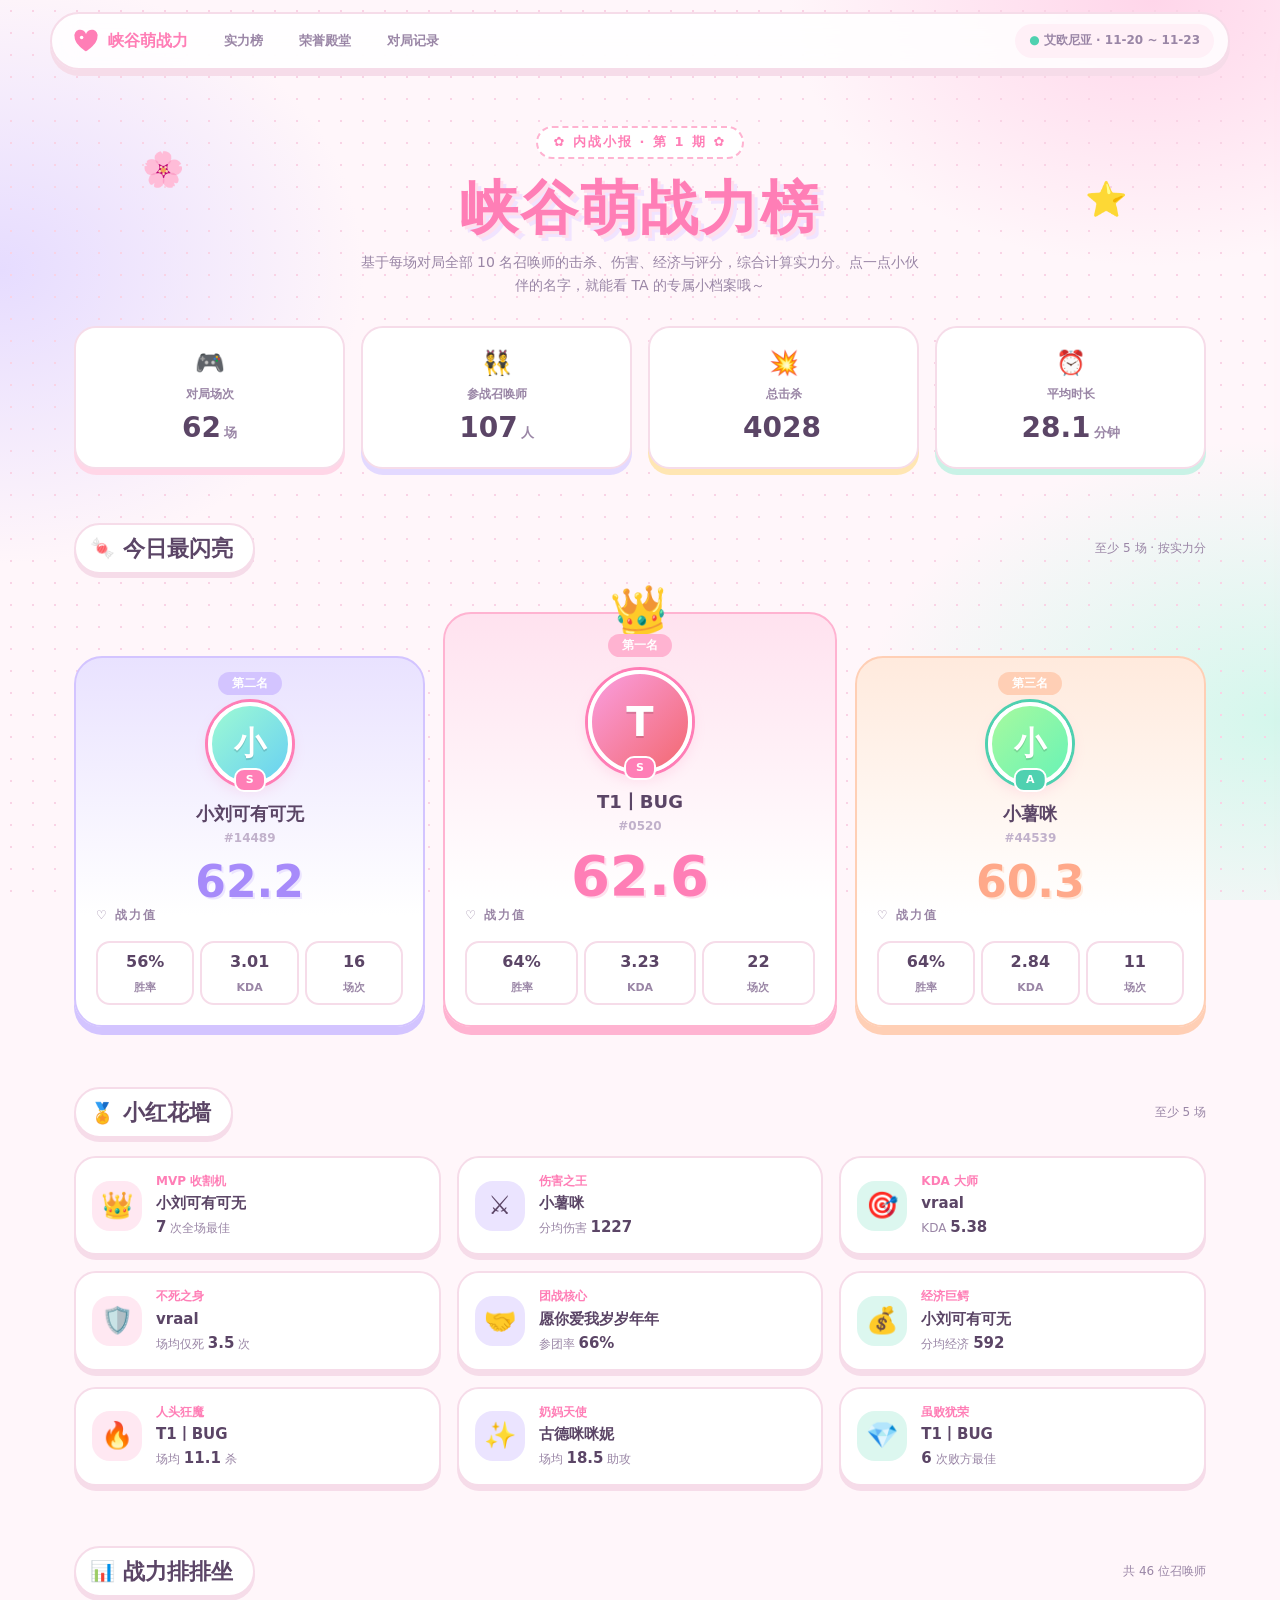
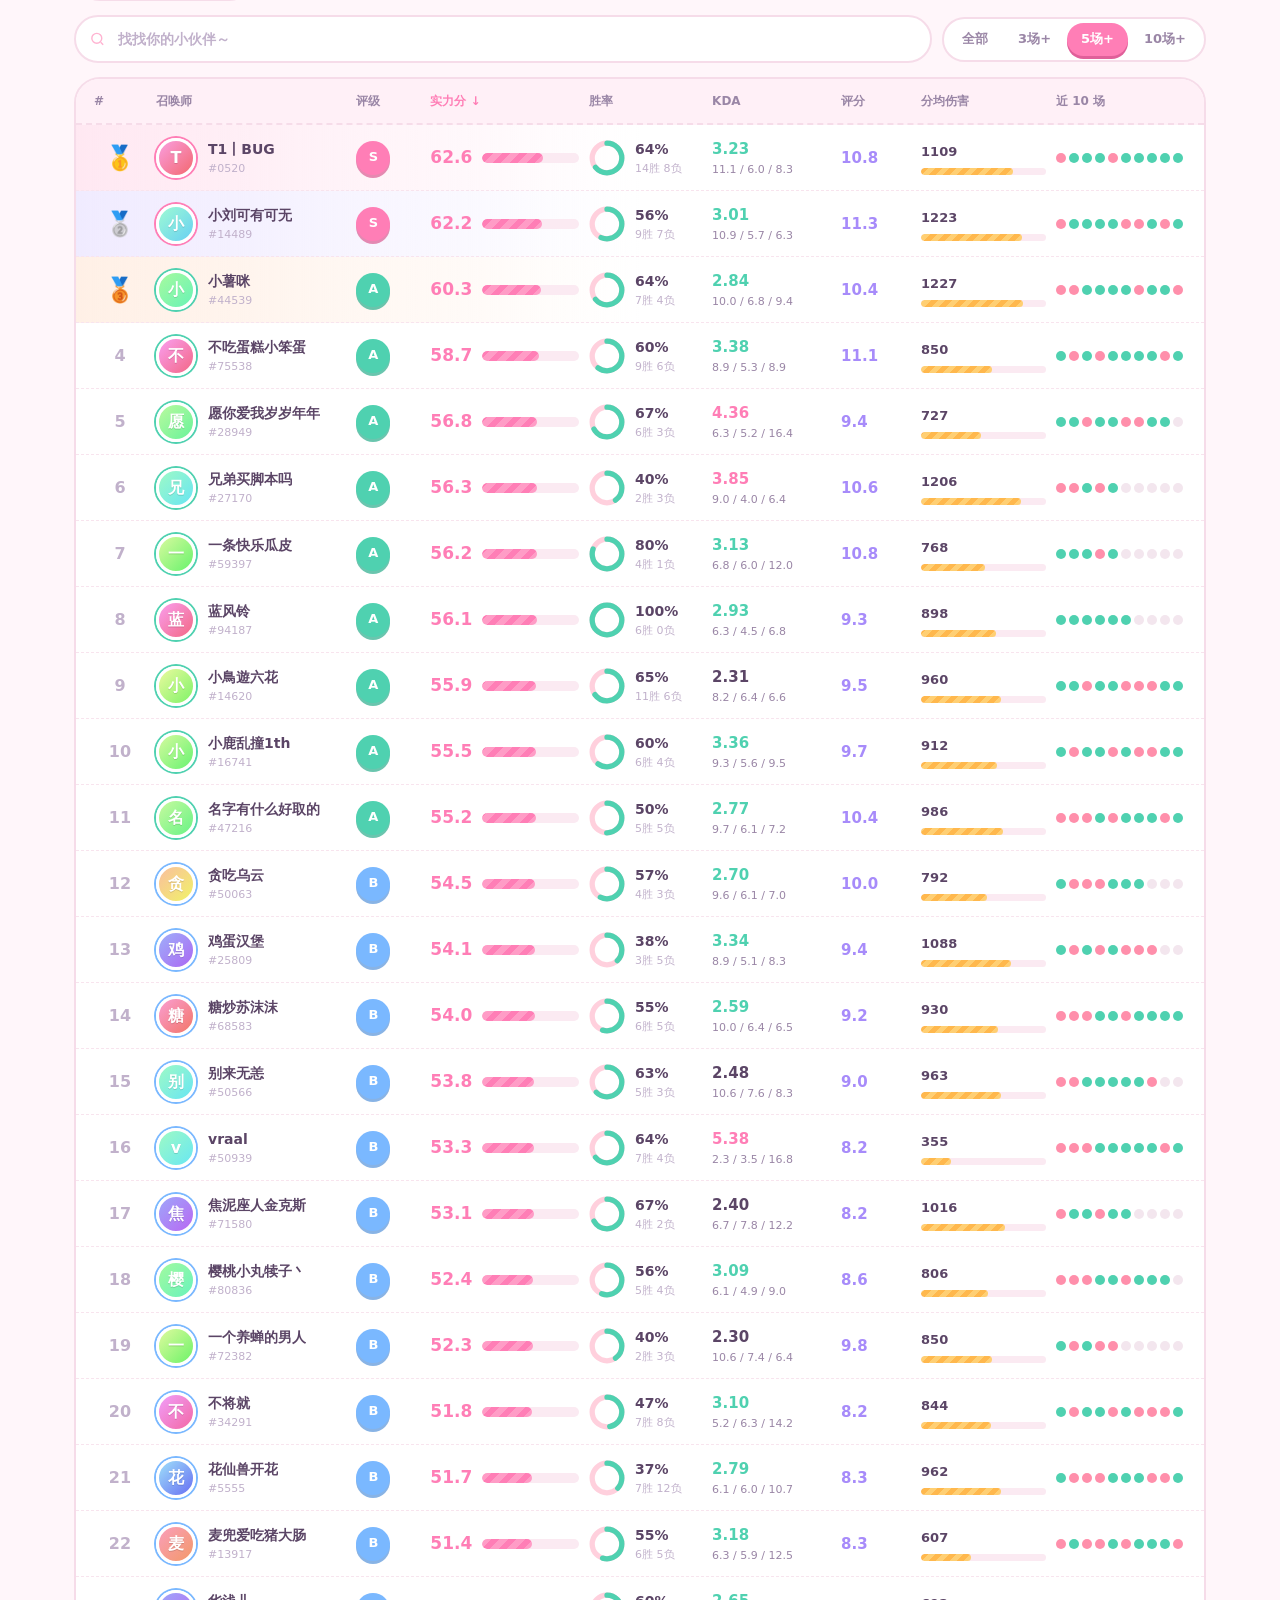
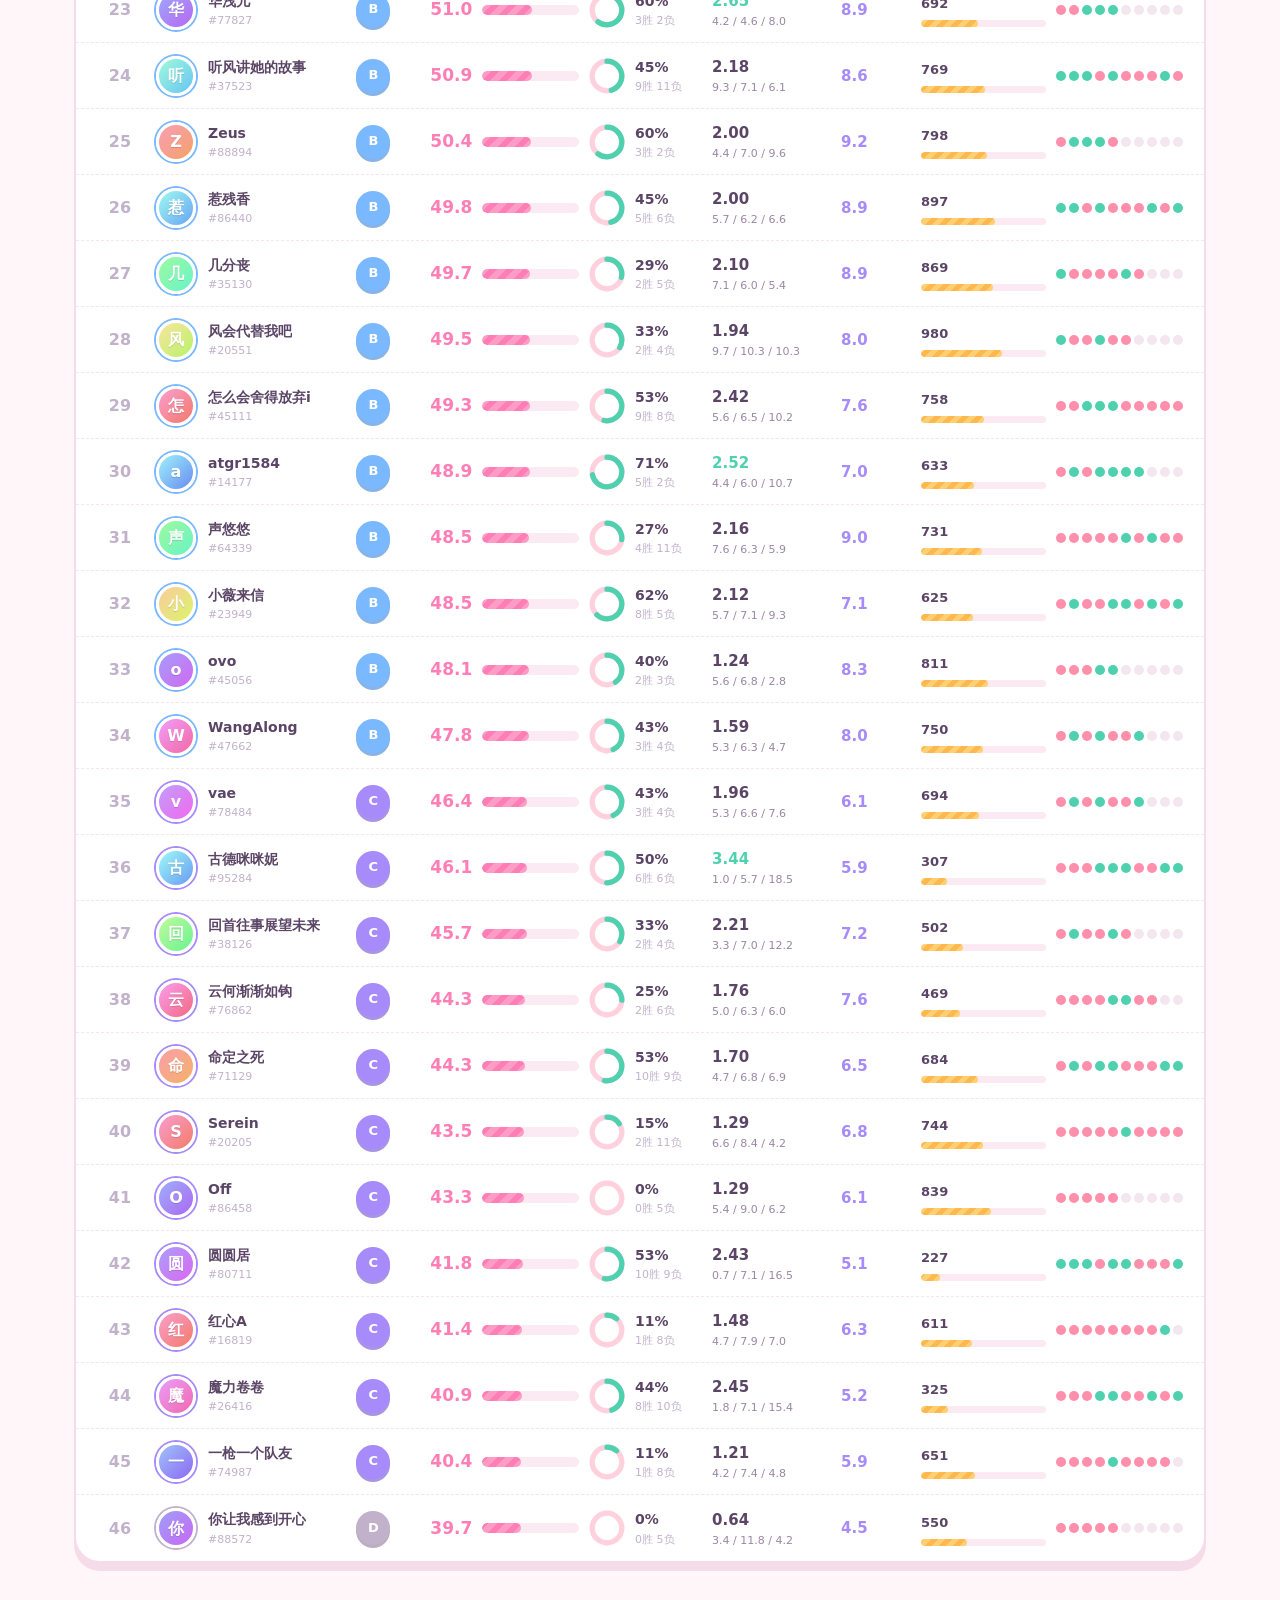
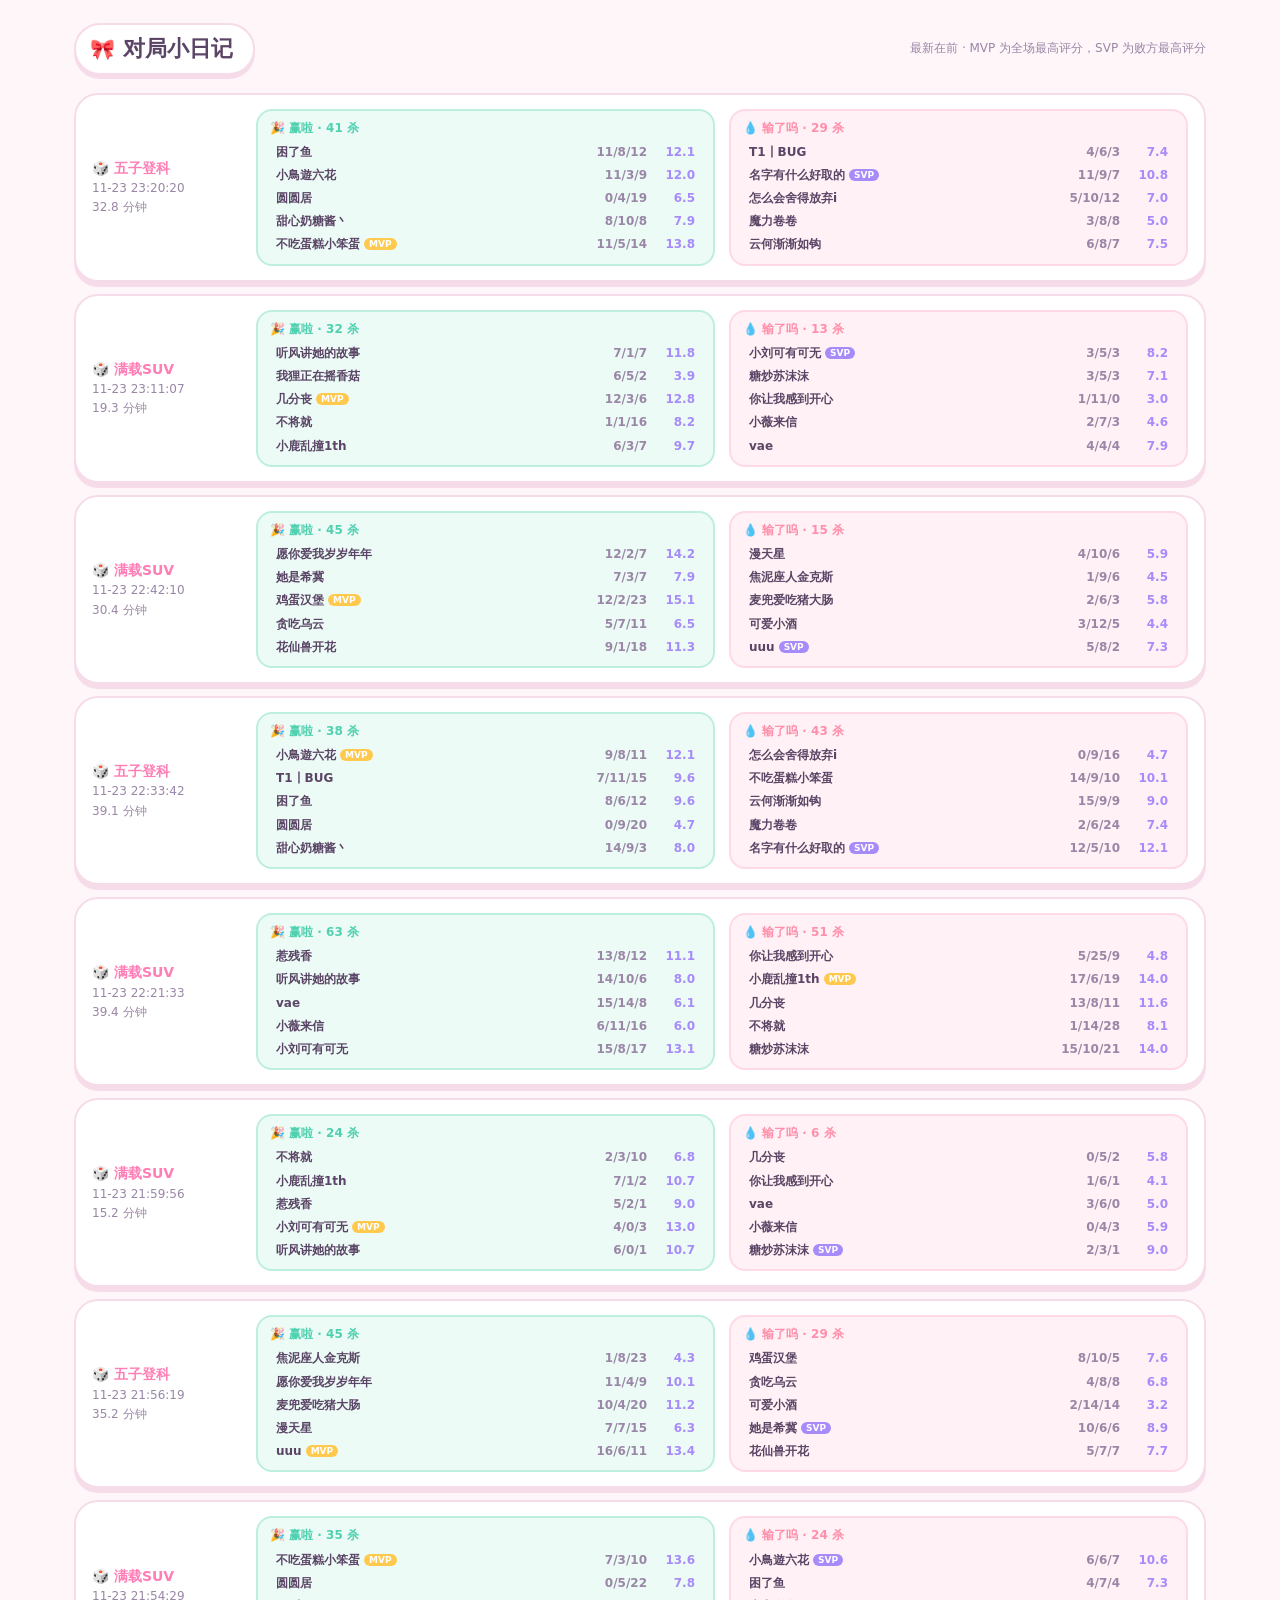
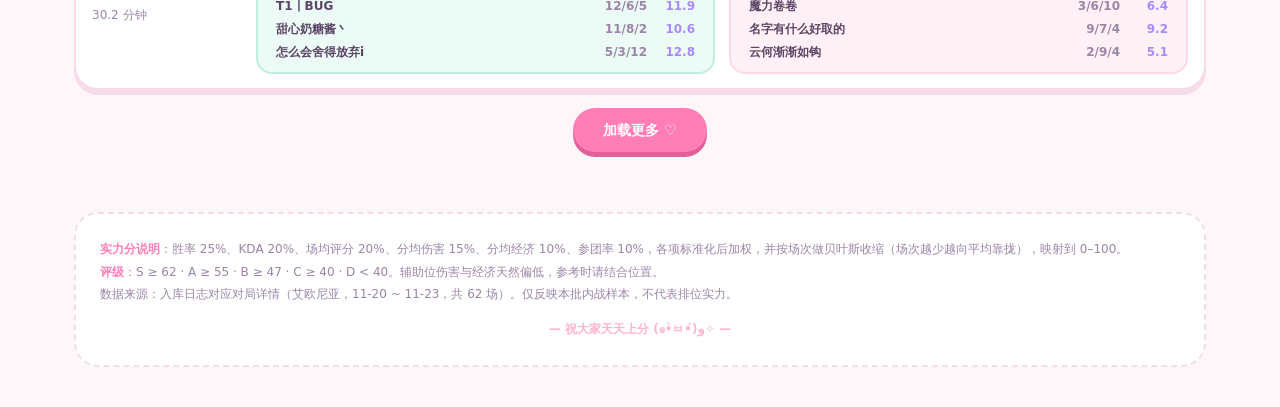
<file: power/index.html>
<!DOCTYPE html>
<html lang="zh-CN">
<head>
<meta charset="utf-8">
<meta name="viewport" content="width=device-width, initial-scale=1">
<title>峡谷萌战力榜 ♡</title>
<style>
:root{
  --bg:#fff6fa;--card:#ffffff;--line:#f6dce9;--line2:#ecd9ff;
  --pink:#ff7eb6;--pink2:#ffb3d1;--purple:#a78bfa;--mint:#4fd1b0;--sky:#7ab8ff;--sun:#ffc94d;--peach:#ffa98a;
  --tx:#5b4566;--tx2:#9a86a6;--tx3:#c1b1cb;
  --win:#4fd1b0;--loss:#ff8fab;
  --S:#ff7eb6;--A:#4fd1b0;--B:#7ab8ff;--C:#a78bfa;--D:#c1b1cb;
}
*{box-sizing:border-box;margin:0;padding:0}
html{scroll-behavior:smooth}
body{background:var(--bg);color:var(--tx);font:14px/1.6 "YouYuan","幼圆","Yuanti SC","PingFang SC","Microsoft YaHei",system-ui,sans-serif;font-weight:600;overflow-x:hidden}
body::before{content:"";position:fixed;inset:0;z-index:-1;pointer-events:none;
  background:radial-gradient(#f9d3e5 1.2px,transparent 1.3px) 0 0/22px 22px,
  radial-gradient(520px 380px at 90% 0,#ffd6ea,transparent 70%),radial-gradient(520px 420px at 0 30%,#e6dcff,transparent 70%),
  radial-gradient(600px 400px at 100% 80%,#d4f7ec,transparent 70%),var(--bg)}
a{color:inherit;text-decoration:none}
.num{font-family:"Arial Rounded MT Bold","Segoe UI",system-ui,sans-serif;font-weight:800;font-variant-numeric:tabular-nums}

nav{position:sticky;top:0;z-index:30;padding:12px 0}
.nav-in{max-width:1180px;margin:auto;display:flex;align-items:center;gap:20px;padding:8px 14px 8px 20px;height:58px;background:#ffffffd9;backdrop-filter:blur(12px);
  border:2px solid var(--line);border-radius:30px;box-shadow:0 6px 0 #f6dce9;width:calc(100% - 32px)}
.logo{display:flex;align-items:center;gap:8px;font-weight:900;font-size:16px;color:var(--pink)}
.logo svg{width:28px;height:28px;animation:wob 3s ease-in-out infinite}
@keyframes wob{50%{transform:rotate(-10deg) scale(1.08)}}
.nav-links{display:flex;gap:4px}
.nav-links a{padding:7px 16px;border-radius:20px;color:var(--tx2);font-size:13px;transition:.2s}
.nav-links a:hover{color:#fff;background:var(--pink)}
.nav-tag{margin-left:auto;font-size:12px;color:var(--tx2);background:#fff0f7;padding:7px 14px;border-radius:20px}
.nav-tag b{color:var(--mint)}

.wrap{max-width:1180px;margin:auto;padding:0 24px}

.hero{padding:44px 0 24px;position:relative;text-align:center}
.hero::before,.hero::after{position:absolute;font-size:34px;animation:float 4s ease-in-out infinite}
.hero::before{content:"🌸";left:6%;top:60px}.hero::after{content:"⭐";right:7%;top:90px;animation-delay:-2s}
@keyframes float{50%{transform:translateY(-12px) rotate(12deg)}}
.eyebrow{display:inline-block;background:#fff;border:2px dashed var(--pink2);color:var(--pink);font-size:13px;padding:4px 16px;border-radius:20px;letter-spacing:2px}
.eyebrow::before{content:"✿ "}.eyebrow::after{content:" ✿"}
h1{font-size:clamp(34px,5.5vw,58px);line-height:1.15;margin:16px 0 10px;font-weight:900;letter-spacing:2px;color:var(--pink);
  text-shadow:3px 3px 0 #ffe0ee,6px 6px 0 #f1e4ff}
.hero p{color:var(--tx2);max-width:560px;margin:auto;font-weight:500}
.kpis{display:grid;grid-template-columns:repeat(4,1fr);gap:16px;margin-top:30px}
.kpi{background:var(--card);border:2px solid var(--line);border-radius:22px;padding:16px 18px;text-align:center;box-shadow:0 6px 0 var(--c,#f6dce9);transition:.2s}
.kpi:hover{transform:translateY(-3px) rotate(-1deg)}
.kpi:nth-child(1){--c:#ffd6e7}.kpi:nth-child(2){--c:#e3d9ff}.kpi:nth-child(3){--c:#ffe6b3}.kpi:nth-child(4){--c:#c9f2e6}
.kpi .l{font-size:12px;color:var(--tx2)}
.kpi .l::before{display:block;font-size:24px;margin-bottom:2px}
.kpi:nth-child(1) .l::before{content:"🎮"}.kpi:nth-child(2) .l::before{content:"👯"}.kpi:nth-child(3) .l::before{content:"💥"}.kpi:nth-child(4) .l::before{content:"⏰"}
.kpi .v{font-size:28px;color:var(--tx);margin-top:2px}
.kpi .v small{font-size:13px;color:var(--tx2);margin-left:3px}

section{padding:30px 0}
.sh{display:flex;align-items:center;justify-content:space-between;gap:16px;margin-bottom:18px}
.sh h2{font-size:22px;font-weight:900;display:inline-flex;align-items:center;gap:8px;background:#fff;padding:6px 20px 6px 14px;border-radius:30px;border:2px solid var(--line);box-shadow:0 4px 0 #f6dce9}
.sh h2::before{content:"🍬";font-size:20px}
#awards h2::before{content:"🏅"}#rank h2::before{content:"📊"}#games h2::before{content:"🎀"}
.sh .d{color:var(--tx2);font-size:12px;font-weight:500}

.podium{display:grid;grid-template-columns:1fr 1.12fr 1fr;gap:18px;align-items:end;padding-top:20px}
.pc{position:relative;border-radius:28px;padding:44px 20px 20px;text-align:center;cursor:pointer;transition:transform .3s cubic-bezier(.3,1.6,.5,1);
  background:linear-gradient(180deg,var(--pg),#fff 70%);border:2px solid var(--pb);box-shadow:0 8px 0 var(--pb)}
.pc:hover{transform:translateY(-6px) scale(1.02)}
.pc.p1{--pg:#ffe2ef;--pb:#ffb3d1;padding-top:56px}
.pc.p2{--pg:#e9e2ff;--pb:#d3c4ff}.pc.p3{--pg:#ffeadd;--pb:#ffcfb5}
.pc.p1::before{content:"👑";position:absolute;top:-40px;left:50%;transform:translateX(-50%) rotate(-8deg);font-size:46px;animation:float 3s ease-in-out infinite}
.medal{position:absolute;top:14px;left:50%;transform:translateX(-50%);font-size:12px;font-weight:900;color:#fff;background:var(--pb);padding:2px 14px;border-radius:12px;white-space:nowrap}
.p1 .medal{top:20px}
.av{--c:var(--pink);width:84px;height:84px;margin:0 auto 14px;border-radius:50%;display:grid;place-items:center;font-size:32px;font-weight:900;color:#fff;position:relative;
  text-shadow:0 2px 0 #0002;background:linear-gradient(135deg,var(--h1),var(--h2));border:4px solid #fff;box-shadow:0 0 0 3px var(--c),0 6px 14px #ff7eb633}
.p1 .av{width:104px;height:104px;font-size:40px}
.av .tb{position:absolute;bottom:-10px;left:50%;transform:translateX(-50%);font-size:11px;padding:1px 10px;border-radius:10px;font-weight:900;color:#fff;background:var(--c);border:2px solid #fff;text-shadow:none}
.pc .nm{font-size:18px;font-weight:900;margin-top:8px;word-break:break-all}
.pc .tag{font-size:12px;color:var(--tx3)}
.pc .pw{font-size:44px;color:var(--pink);line-height:1;margin:12px 0 2px;text-shadow:2px 2px 0 #ffe0ee}
.p1 .pw{font-size:56px}
.p2 .pw{color:var(--purple);text-shadow:2px 2px 0 #ece5ff}.p3 .pw{color:var(--peach);text-shadow:2px 2px 0 #ffeadd}
.pc .pl{font-size:11px;color:var(--tx2);letter-spacing:2px}
.pc .pl::before{content:"♡ 战力值 "}.pc .pl{font-size:0}.pc .pl::before{font-size:12px}
.pc .row3{display:grid;grid-template-columns:repeat(3,1fr);margin-top:16px;gap:6px}
.pc .row3>div{background:#fff;border-radius:14px;padding:6px 0;border:2px solid var(--line)}
.pc .row3 b{display:block;font-size:16px}.pc .row3 span{font-size:11px;color:var(--tx2)}

.awards{display:grid;grid-template-columns:repeat(3,1fr);gap:16px}
.aw{display:flex;gap:14px;align-items:center;padding:14px 16px;border-radius:22px;background:#fff;border:2px solid var(--line);cursor:pointer;transition:.25s cubic-bezier(.3,1.6,.5,1);box-shadow:0 5px 0 #f6dce9}
.aw:hover{transform:translateY(-4px) rotate(-1deg);border-color:var(--pink2)}
.aw .ic{width:50px;height:50px;flex:none;border-radius:18px;display:grid;place-items:center;font-size:26px;background:var(--ab,#ffe8f2)}
.aw:nth-child(3n+2) .ic{--ab:#ebe4ff}.aw:nth-child(3n) .ic{--ab:#dcf7ef}
.aw .t{font-size:12px;color:var(--pink);font-weight:900}
.aw .n{font-size:15px;font-weight:900;white-space:nowrap;overflow:hidden;text-overflow:ellipsis}
.aw .v{font-size:12px;color:var(--tx2);font-weight:500}
.aw .v b{color:var(--tx);font-size:15px;font-weight:900}
.aw>div:last-child{min-width:0}

.tools{display:flex;gap:10px;flex-wrap:wrap;align-items:center;margin-bottom:14px}
.search{flex:1;min-width:220px;position:relative}
.search input{width:100%;background:#fff;border:2px solid var(--line);color:var(--tx);border-radius:30px;padding:11px 16px 11px 42px;font:inherit;outline:none;transition:.2s}
.search input:focus{border-color:var(--pink2);box-shadow:0 0 0 4px #ff7eb622}
.search input::placeholder{color:var(--tx3)}
.search svg{position:absolute;left:15px;top:50%;transform:translateY(-50%);width:17px;color:var(--pink2)}
.seg{display:flex;background:#fff;border:2px solid var(--line);border-radius:30px;padding:4px;gap:2px}
.seg button{background:none;border:0;color:var(--tx2);padding:6px 14px;border-radius:20px;font:inherit;font-size:13px;cursor:pointer}
.seg button.on{background:var(--pink);color:#fff;box-shadow:0 3px 0 #e0609a}

.tbl{background:#fff;border:2px solid var(--line);border-radius:26px;overflow:hidden;box-shadow:0 8px 0 #f6dce9}
.th,.tr{display:grid;grid-template-columns:52px minmax(170px,1.6fr) 64px 1.25fr .95fr 1fr 70px 1.05fr 130px;align-items:center;gap:10px;padding:0 18px}
.th{height:46px;background:#fff0f7;color:var(--tx2);font-size:12px;border-bottom:2px dashed var(--line)}
.th div{cursor:pointer;user-select:none;white-space:nowrap}.th div:hover{color:var(--pink)}
.th div.on{color:var(--pink)}
.tr{height:66px;border-bottom:1px dashed #f8e4ee;cursor:pointer;transition:background .15s}
.tr:hover{background:#fff7fb}
.tr:last-child{border-bottom:0}
.tr.top1{background:linear-gradient(90deg,#ffe8f2,transparent 50%)}
.tr.top2{background:linear-gradient(90deg,#f0ebff,transparent 50%)}
.tr.top3{background:linear-gradient(90deg,#fff0e6,transparent 50%)}
.rk{font-size:16px;font-weight:900;color:var(--tx3);text-align:center}
.top1 .rk,.top2 .rk,.top3 .rk{font-size:0}
.top1 .rk::before{content:"🥇";font-size:24px}.top2 .rk::before{content:"🥈";font-size:24px}.top3 .rk::before{content:"🥉";font-size:24px}
.pl{display:flex;align-items:center;gap:12px;min-width:0}
.mini{--c:var(--pink);width:40px;height:40px;flex:none;border-radius:50%;display:grid;place-items:center;font-weight:900;font-size:16px;color:#fff;text-shadow:0 1px 0 #0002;
  background:linear-gradient(135deg,var(--h1),var(--h2));border:3px solid #fff;box-shadow:0 0 0 2px var(--c)}
.pl .nm{font-weight:900;white-space:nowrap;overflow:hidden;text-overflow:ellipsis}
.pl .tg{font-size:11px;color:var(--tx3);font-weight:500}
.tier{font-weight:900;font-size:13px;width:34px;height:34px;border-radius:50%;display:grid;place-items:center;color:#fff;background:var(--c);box-shadow:0 3px 0 color-mix(in srgb,var(--c) 70%,#000 10%)}
.pwr{display:flex;align-items:center;gap:10px}
.pwr b{font-size:17px;width:42px;color:var(--pink)}
.bar{flex:1;height:10px;border-radius:6px;background:#fbeaf2;overflow:hidden}
.bar i{display:block;height:100%;border-radius:6px;background:repeating-linear-gradient(-45deg,#ff9cc6 0 6px,#ff7eb6 6px 12px)}
.wr{display:flex;align-items:center;gap:10px}
.ring{width:36px;height:36px;flex:none}
.wr b{font-size:14px}.wr span{display:block;font-size:11px;color:var(--tx3);font-weight:500}
.kda b{font-size:15px}.kda span{display:block;font-size:11px;color:var(--tx2);font-weight:500}
.k-hi{color:var(--pink)}.k-md{color:var(--mint)}.k-lo{color:var(--tx)}
.sc{font-size:15px;font-weight:900;color:var(--purple)}
.dmg b{font-size:13px}.dmg .bar{height:7px;margin-top:5px}.dmg .bar i{background:repeating-linear-gradient(-45deg,#ffcf73 0 5px,#ffb84d 5px 10px)}
.rec{display:flex;gap:3px}
.rec i{width:10px;height:10px;border-radius:50%;background:var(--loss)}
.rec i.w{background:var(--win)}
.rec i.e{background:#f3e6ee}
.empty{padding:40px;text-align:center;color:var(--tx3)}
.empty::before{content:"(｡•́︿•̀｡) ";}

.ml{display:flex;flex-direction:column;gap:12px}
.mt{display:grid;grid-template-columns:150px 1fr 1fr;gap:14px;align-items:center;padding:14px 16px;border-radius:24px;background:#fff;border:2px solid var(--line);box-shadow:0 5px 0 #f6dce9}
.mt .info b{font-size:14px;color:var(--pink)}.mt .info div{font-size:12px;color:var(--tx2);font-weight:500}
.mt .info b::before{content:"🎲 "}
.team{display:flex;flex-direction:column;gap:2px;padding:8px 12px;border-radius:16px;background:#fff1f5;border:2px solid #ffd9e3}
.team.w{background:#ecfbf6;border-color:#bdeedf}
.team .hd{font-size:12px;font-weight:900;color:var(--loss);margin-bottom:2px}
.team.w .hd{color:var(--win)}
.team .hd::before{content:"💧 "}.team.w .hd::before{content:"🎉 "}
.team .p{display:grid;grid-template-columns:1fr 70px 40px;gap:8px;font-size:12px;cursor:pointer;border-radius:8px;padding:1px 6px}
.team .p:hover{background:#ffffffb0}
.team .p span:first-child{white-space:nowrap;overflow:hidden;text-overflow:ellipsis}
.team .p span:nth-child(2){color:var(--tx2);text-align:right}.team .p span:nth-child(3){text-align:right;color:var(--purple)}
.mvp{font-size:9px;font-weight:900;padding:1px 5px;border-radius:8px;background:var(--sun);color:#fff;margin-left:4px;vertical-align:1px}
.svp{background:var(--purple)}
.more{display:block;margin:18px auto 0;background:var(--pink);border:0;color:#fff;padding:11px 30px;border-radius:30px;font:inherit;cursor:pointer;box-shadow:0 5px 0 #e0609a;transition:.15s}
.more:hover{transform:translateY(2px);box-shadow:0 3px 0 #e0609a}
.more::after{content:" ♡"}

.ov{position:fixed;inset:0;background:#5b456644;backdrop-filter:blur(4px);z-index:40;opacity:0;pointer-events:none;transition:.25s}
.ov.on{opacity:1;pointer-events:auto}
.dr{position:fixed;top:12px;right:12px;bottom:12px;width:min(540px,calc(100vw - 24px));z-index:41;background:#fffafc;border:2px solid var(--line);border-radius:28px;
  transform:translateX(110%);transition:transform .4s cubic-bezier(.3,1.3,.5,1);overflow-y:auto;box-shadow:0 20px 50px #ff7eb633}
.dr.on{transform:none}
.dr .x{position:absolute;top:14px;right:14px;width:36px;height:36px;border-radius:50%;border:2px solid var(--line);background:#fff;color:var(--pink);font-size:20px;cursor:pointer;z-index:2}
.dr .x:hover{background:var(--pink);color:#fff}
.dh{padding:28px 24px 20px;display:flex;gap:18px;align-items:center;background:linear-gradient(180deg,#ffe8f2,#fffafc);border-radius:26px 26px 0 0}
.dh .av{margin:0;width:78px;height:78px;font-size:30px;flex:none}
.dh .nm{font-size:22px;font-weight:900}.dh .tg{color:var(--tx3);font-size:12px;font-weight:500}
.dh .chips{display:flex;gap:6px;margin-top:8px;flex-wrap:wrap}
.chip{font-size:11px;padding:2px 10px;border-radius:12px;background:#fff;border:2px solid var(--line);color:var(--tx2)}
.chip.g{background:var(--pink);border-color:var(--pink);color:#fff}
.dbody{padding:8px 24px 36px}
.radar-wrap{display:grid;grid-template-columns:220px 1fr;gap:16px;align-items:center}
.sg{display:grid;grid-template-columns:1fr 1fr;gap:8px}
.sg div{background:#fff;border:2px solid var(--line);border-radius:16px;padding:8px 12px}
.sg span{font-size:11px;color:var(--tx2)}.sg b{display:block;font-size:18px;color:var(--pink)}
.dbody h3{font-size:15px;margin:22px 0 12px;color:var(--tx)}
.dbody h3::before{content:"📝 "}
.gm{display:grid;grid-template-columns:8px 78px 1fr 78px 56px;gap:12px;align-items:center;padding:10px 12px 10px 0;border-radius:18px;background:#fff1f5;margin-bottom:8px;overflow:hidden;border:2px solid #ffe0e9}
.gm.w{background:#ecfbf6;border-color:#c9f2e6}
.gm .s{align-self:stretch;background:var(--loss)}.gm.w .s{background:var(--win)}
.gm .r b{font-size:13px;color:var(--loss)}.gm.w .r b{color:var(--win)}
.gm .r div{font-size:11px;color:var(--tx2);font-weight:500}
.gm .k b{font-size:15px}.gm .k span{color:var(--tx3);margin:0 2px}.gm .k .dd{color:var(--loss)}
.gm .k div{font-size:11px;color:var(--tx2);font-weight:500}
.gm .o{font-size:11px;color:var(--tx2);text-align:right;font-weight:500}.gm .o b{display:block;font-size:13px;color:var(--tx)}
.gm .scb{justify-self:end;font-size:13px;font-weight:900;padding:4px 9px;border-radius:12px;background:#fff;color:var(--purple)}

footer{margin-top:30px;padding:24px;color:var(--tx2);font-size:12px;line-height:1.9;font-weight:500;background:#fff;border:2px dashed var(--line);border-radius:24px;margin-bottom:40px}
footer b{color:var(--pink)}
footer::after{content:"— 祝大家天天上分 (๑•̀ㅂ•́)و✧ —";display:block;text-align:center;margin-top:12px;color:var(--pink2);font-weight:900}

@media(max-width:980px){
  .kpis{grid-template-columns:repeat(2,1fr)}.aw{padding:12px;gap:10px}.aw .ic{width:42px;height:42px;font-size:21px}
  .th,.tr{grid-template-columns:40px minmax(140px,1.6fr) 50px 1.2fr .9fr 1fr}
  .th div:nth-child(n+7),.tr>div:nth-child(n+7){display:none}
  .mt{grid-template-columns:1fr}.nav-links{display:none}.hero::before,.hero::after{display:none}
}
@media(max-width:640px){
  .wrap{padding:0 14px}.podium{grid-template-columns:1fr;gap:30px}.pc.p1{order:-1}.awards{grid-template-columns:1fr}
  .th,.tr{grid-template-columns:34px 1fr 44px 62px;gap:8px;padding:0 12px}
  .th div:nth-child(n+5),.tr>div:nth-child(n+5){display:none}
  .pwr .bar{display:none}.radar-wrap{grid-template-columns:1fr;justify-items:center}.gm{grid-template-columns:6px 64px 1fr 56px}.gm .o{display:none}
}
</style>
</head>
<body>
<nav><div class="nav-in">
  <div class="logo"><svg viewBox="0 0 32 32" fill="none"><path d="M16 28S3 20 3 11.5A6.5 6.5 0 0 1 16 8a6.5 6.5 0 0 1 13 3.5C29 20 16 28 16 28z" fill="#ff7eb6"/><circle cx="11" cy="12" r="2" fill="#fff"/></svg>峡谷萌战力</div>
  <div class="nav-links"><a href="#rank">实力榜</a><a href="#awards">荣誉殿堂</a><a href="#games">对局记录</a></div>
  <div class="nav-tag" id="navtag"></div>
</div></nav>

<div class="wrap">
  <header class="hero">
    <div class="eyebrow">内战小报 · 第 1 期</div>
    <h1>峡谷萌战力榜</h1>
    <p>基于每场对局全部 10 名召唤师的击杀、伤害、经济与评分，综合计算实力分。点一点小伙伴的名字，就能看 TA 的专属小档案哦～</p>
    <div class="kpis" id="kpis"></div>
  </header>

  <section id="top"><div class="sh"><h2>今日最闪亮</h2><div class="d" id="topd"></div></div><div class="podium" id="podium"></div></section>
  <section id="awards"><div class="sh"><h2>小红花墙</h2><div class="d">至少 5 场</div></div><div class="awards" id="aw"></div></section>

  <section id="rank">
    <div class="sh"><h2>战力排排坐</h2><div class="d" id="cnt"></div></div>
    <div class="tools">
      <div class="search"><svg viewBox="0 0 24 24" fill="none" stroke="currentColor" stroke-width="2"><circle cx="11" cy="11" r="7"/><path d="m20 20-3.5-3.5"/></svg><input id="q" placeholder="找找你的小伙伴～"></div>
      <div class="seg" id="seg"><button data-v="1">全部</button><button data-v="3">3场+</button><button data-v="5" class="on">5场+</button><button data-v="10">10场+</button></div>
    </div>
    <div class="tbl"><div class="th" id="th"></div><div id="tb"></div></div>
  </section>

  <section id="games"><div class="sh"><h2>对局小日记</h2><div class="d">最新在前 · MVP 为全场最高评分，SVP 为败方最高评分</div></div><div class="ml" id="ml"></div><button class="more" id="more">加载更多</button></section>

  <footer>
    <b>实力分说明</b>：胜率 25%、KDA 20%、场均评分 20%、分均伤害 15%、分均经济 10%、参团率 10%，各项标准化后加权，并按场次做贝叶斯收缩（场次越少越向平均靠拢），映射到 0–100。<br>
    <b>评级</b>：S ≥ 62 · A ≥ 55 · B ≥ 47 · C ≥ 40 · D &lt; 40。辅助位伤害与经济天然偏低，参考时请结合位置。<br>
    数据来源：入库日志对应对局详情（<span id="ft"></span>）。仅反映本批内战样本，不代表排位实力。
  </footer>
</div>

<div class="ov" id="ov"></div>
<aside class="dr" id="dr"><button class="x" id="x">×</button><div id="drc"></div></aside>

<script>
const DATA={"modes":["五子登科","满载SUV"],"matches":[["11-20 18:37:42",0,15.8,["兄弟买脚本吗#27170","WangAlong#47662","DeAnima#65439","麦兜爱吃猪大肠#13917","百粒挑一#34804"],["秦生十月#76063","花仙兽开花#5555","薇薇简#73460","回首往事展望未来#38126","梁钲朋#65402"],1],["11-20 19:03:41",1,33.2,["回首往事展望未来#38126","花仙兽开花#5555","百粒挑一#34804","DeAnima#65439","秦生十月#76063"],["麦兜爱吃猪大肠#13917","WangAlong#47662","梁钲朋#65402","薇薇简#73460","兄弟买脚本吗#27170"],1],["11-20 19:07:38",0,24.6,["vae#78484","vraal#50939","华浅儿#77827","ChengZhi#68506","满怀发烧情#38682"],["一口甜#80388","鸡蛋汉堡#25809","快哄哄#75763","声悠悠#64339","中二患者远离我#46006"],1],["11-20 19:55:05",0,25.1,["命定之死#71129","vraal#50939","是小林呀#80660","声悠悠#64339","满怀发烧情#38682"],["一口甜#80388","vae#78484","本螂姓螳不姓蟑#93528","ChengZhi#68506","听风讲她的故事#37523"],1],["11-20 20:26:50",1,29.9,["麦兜爱吃猪大肠#13917","贪吃乌云#50063","小鳥遊六花#14620","愿你爱我岁岁年年#28949","树中叶#85270"],["花仙兽开花#5555","魔力卷卷#26416","WangAlong#47662","不存在的麻衣学姐#22496","T1丨BUG#0520"],1],["11-20 21:09:22",0,33.6,["愿你爱我岁岁年年#28949","贪吃乌云#50063","WangAlong#47662","不存在的麻衣学姐#22496","麦兜爱吃猪大肠#13917"],["小鳥遊六花#14620","魔力卷卷#26416","花仙兽开花#5555","树中叶#85270","T1丨BUG#0520"],1],["11-20 21:42:51",1,22.2,["古德咪咪妮#95284","小薯咪#44539","小牛TAdie#24733","红心A#16819","素衣若雪#21790"],["命定之死#71129","惹残香#86440","声悠悠#64339","听风讲她的故事#37523","别来无恙#50566"],1],["11-20 22:04:49",1,35.3,["魔力卷卷#26416","不存在的麻衣学姐#22496","小鳥遊六花#14620","树中叶#85270","麦兜爱吃猪大肠#13917"],["Serein#20205","花仙兽开花#5555","不将就#34291","风会代替我吧#20551","T1丨BUG#0520"],1],["11-20 22:17:32",0,28,["惹残香#86440","声悠悠#64339","命定之死#71129","小牛TAdie#24733","别来无恙#50566"],["古德咪咪妮#95284","素衣若雪#21790","红心A#16819","小薯咪#44539","听风讲她的故事#37523"],1],["11-20 22:57:32",1,26.6,["命定之死#71129","别来无恙#50566","小薯咪#44539","听风讲她的故事#37523","古德咪咪妮#95284"],["花仙兽开花#5555","小鳥遊六花#14620","红心A#16819","声悠悠#64339","惹残香#86440"],1],["11-20 23:43:29",1,24,["别来无恙#50566","古德咪咪妮#95284","小薯咪#44539","小鳥遊六花#14620","听风讲她的故事#37523"],["声悠悠#64339","命定之死#71129","红心A#16819","许缘心#74756","花仙兽开花#5555"],1],["11-21 00:24:55",1,15.6,["Mochi#17985","小鳥遊六花#14620","羽落秋去#54613","听风讲她的故事#37523","别来无恙#50566"],["小薯咪#44539","声悠悠#64339","红心A#16819","命定之死#71129","古德咪咪妮#95284"],1],["11-21 00:51:33",0,36.4,["羽落秋去#54613","别来无恙#50566","声悠悠#64339","小薯咪#44539","小红书飞科#49536"],["听风讲她的故事#37523","Mochi#17985","Zeus#88894","古德咪咪妮#95284","红心A#16819"],1],["11-21 01:41:17",1,40.2,["小薯咪#44539","Mochi#17985","Zeus#88894","古德咪咪妮#95284","听风讲她的故事#37523"],["声悠悠#64339","别来无恙#50566","红心A#16819","回首往事展望未来#38126","小红书飞科#49536"],1],["11-21 19:09:32",1,15.2,["樱桃小丸犊子丶#80836","柑橘乌云#71166","小学生坑大神啦#17192","七旬白袜黑皮老头#29031","名字有什么好取的#47216"],["风会代替我吧#20551","Serein#20205","theshy#80228","晚香玉#12334","七里香#34378"],1],["11-21 19:33:03",0,45.9,["theshy#80228","Serein#20205","风会代替我吧#20551","七旬白袜黑皮老头#29031","樱桃小丸犊子丶#80836"],["小学生坑大神啦#17192","柑橘乌云#71166","七里香#34378","晚香玉#12334","名字有什么好取的#47216"],1],["11-21 20:54:39",0,27.1,["怎么会舍得放弃i#45111","魔力卷卷#26416","atgr1584#14177","T1丨BUG#0520","声悠悠#64339"],["圆圆居#80711","MMZ#16948","贪睡小猫#23708","一个养蝉的男人#72382","Off#86458"],1],["11-21 20:58:16",1,30.1,["小鹿乱撞1th#16741","焦泥座人金克斯#71580","命定之死#71129","不惹小u大哥生气#83576","Zeus#88894"],["不吃蛋糕小笨蛋#75538","不将就#34291","回首往事展望未来#38126","风会代替我吧#20551","viper3#56350"],1],["11-21 21:08:07",1,20.1,["花仙兽开花#5555","惹残香#86440","锐锐不雯#53416","小小怪下士#71024","樱桃小丸犊子丶#80836"],["奇迹行者就是要刷#84208","小刘可有可无#14489","黄黄黄瑞奇#27438","vraal#50939","花千树#10000"],1],["11-21 21:26:44",1,27.6,["东方月初#29645","小薯咪#44539","良人与苦瓜大王#99293","华浅儿#77827","古德咪咪妮#95284"],["红心A#16819","愿你爱我岁岁年年#28949","Serein#20205","樱花雨#99357","听风讲她的故事#37523"],1],["11-21 21:30:07",1,31,["T1丨BUG#0520","贪睡小猫#23708","atgr1584#14177","怎么会舍得放弃i#45111","圆圆居#80711"],["声悠悠#64339","魔力卷卷#26416","MMZ#16948","一个养蝉的男人#72382","Off#86458"],1],["11-21 21:34:55",0,40,["回首往事展望未来#38126","Zeus#88894","不吃蛋糕小笨蛋#75538","小鹿乱撞1th#16741","焦泥座人金克斯#71580"],["风会代替我吧#20551","不惹小u大哥生气#83576","不将就#34291","命定之死#71129","viper3#56350"],1],["11-21 21:37:34",0,30.1,["小鳥遊六花#14620","小薇来信#23949","vraal#50939","花千树#10000","小刘可有可无#14489"],["花仙兽开花#5555","锐锐不雯#53416","惹残香#86440","奇迹行者就是要刷#84208","樱桃小丸犊子丶#80836"],1],["11-21 22:02:55",1,22.3,["良人与苦瓜大王#99293","东方月初#29645","华浅儿#77827","小薯咪#44539","古德咪咪妮#95284"],["愿你爱我岁岁年年#28949","红心A#16819","Serein#20205","听风讲她的故事#37523","樱花雨#99357"],1],["11-21 22:09:38",1,27.3,["怎么会舍得放弃i#45111","魔力卷卷#26416","MMZ#16948","一个养蝉的男人#72382","atgr1584#14177"],["圆圆居#80711","声悠悠#64339","Off#86458","贪睡小猫#23708","T1丨BUG#0520"],1],["11-21 22:19:59",1,24.4,["不将就#34291","风会代替我吧#20551","不惹小u大哥生气#83576","viper3#56350","命定之死#71129"],["Zeus#88894","不吃蛋糕小笨蛋#75538","回首往事展望未来#38126","小鹿乱撞1th#16741","焦泥座人金克斯#71580"],1],["11-21 22:23:10",0,33.1,["小薇来信#23949","我等打野你在等啥#82687","小鳥遊六花#14620","花仙兽开花#5555","vraal#50939"],["花千树#10000","人偶泪#66226","小刘可有可无#14489","锐锐不雯#53416","惹残香#86440"],1],["11-21 22:45:21",1,31.4,["atgr1584#14177","T1丨BUG#0520","MMZ#16948","魔力卷卷#26416","怎么会舍得放弃i#45111"],["一个养蝉的男人#72382","声悠悠#64339","Off#86458","圆圆居#80711","一枪一个队友#74987"],1],["11-21 23:26:21",1,28.2,["圆圆居#80711","思新u#17723","怎么会舍得放弃i#45111","一个养蝉的男人#72382","小鳥遊六花#14620"],["一枪一个队友#74987","魔力卷卷#26416","T1丨BUG#0520","Off#86458","atgr1584#14177"],1],["11-22 18:44:52",1,36.2,["T1丨BUG#0520","IvenivenIven#83132","atgr1584#14177","命定之死#71129","魔力卷卷#26416"],["花仙兽开花#5555","听风讲她的故事#37523","怎么会舍得放弃i#45111","圆圆居#80711","鸡蛋汉堡#25809"],1],["11-22 19:25:36",0,26.2,["贪吃乌云#50063","vraal#50939","兄弟买脚本吗#27170","黄黄黄瑞奇#27438","蓝风铃#94187"],["一枪一个队友#74987","麦兜爱吃猪大肠#13917","WangAlong#47662","小刘可有可无#14489","古德咪咪妮#95284"],1],["11-22 19:31:12",1,33.7,["怎么会舍得放弃i#45111","圆圆居#80711","听风讲她的故事#37523","命定之死#71129","IvenivenIven#83132"],["atgr1584#14177","T1丨BUG#0520","鸡蛋汉堡#25809","魔力卷卷#26416","花仙兽开花#5555"],1],["11-22 20:08:36",0,20.3,["WangAlong#47662","小薇来信#23949","蓝风铃#94187","小刘可有可无#14489","vraal#50939"],["贪吃乌云#50063","小薯咪#44539","一枪一个队友#74987","Serein#20205","古德咪咪妮#95284"],1],["11-22 20:13:17",1,15.8,["魔力卷卷#26416","鸡蛋汉堡#25809","花仙兽开花#5555","T1丨BUG#0520","梁钲朋#65402"],["听风讲她的故事#37523","IvenivenIven#83132","命定之死#71129","怎么会舍得放弃i#45111","圆圆居#80711"],1],["11-22 20:39:05",1,26.7,["蓝风铃#94187","小刘可有可无#14489","一枪一个队友#74987","小薇来信#23949","vraal#50939"],["IvenivenIven#83132","古德咪咪妮#95284","WangAlong#47662","听风讲她的故事#37523","小薯咪#44539"],1],["11-22 20:45:13",0,33.7,["花仙兽开花#5555","梁钲朋#65402","麦兜爱吃猪大肠#13917","T1丨BUG#0520","圆圆居#80711"],["鸡蛋汉堡#25809","命定之死#71129","魔力卷卷#26416","Serein#20205","怎么会舍得放弃i#45111"],1],["11-22 21:07:10",0,23.1,["愿你爱我岁岁年年#28949","菊花散一桌#23515","良人与苦瓜大王#99293","我等打野你在等啥#82687","中二患者远离我#46006"],["百粒挑一#34804","声悠悠#64339","不吃蛋糕小笨蛋#75538","惹残香#86440","侥幸从未得到#82697"],1],["11-22 21:24:23",1,35.8,["蓝风铃#94187","庭中三千梨花树#38028","不将就#34291","一条快乐瓜皮#59397","小刘可有可无#14489"],["小薇来信#23949","华浅儿#77827","vraal#50939","糖炒苏沫沫#68583","一枪一个队友#74987"],1],["11-22 21:49:55",0,31,["良人与苦瓜大王#99293","不吃蛋糕小笨蛋#75538","中华民族实现复兴#38821","惹残香#86440","我等打野你在等啥#82687"],["别来无恙#50566","声悠悠#64339","中二患者远离我#46006","百粒挑一#34804","菊花散一桌#23515"],1],["11-22 22:07:14",1,15.2,["庭中三千梨花树#38028","小薇来信#23949","糖炒苏沫沫#68583","不将就#34291","蓝风铃#94187"],["华浅儿#77827","vraal#50939","小刘可有可无#14489","一枪一个队友#74987","一条快乐瓜皮#59397"],1],["11-22 22:21:17",1,31.2,["星辰勇士胜利#81537","T1丨BUG#0520","Serein#20205","花仙兽开花#5555","圆圆居#80711"],["魔力卷卷#26416","命定之死#71129","麦兜爱吃猪大肠#13917","唯有相思难熬#80185","兄弟买脚本吗#27170"],1],["11-22 22:32:54",1,25.2,["不吃蛋糕小笨蛋#75538","一条快乐瓜皮#59397","小刘可有可无#14489","蓝风铃#94187","糖炒苏沫沫#68583"],["小薇来信#23949","一枪一个队友#74987","vraal#50939","庭中三千梨花树#38028","不将就#34291"],1],["11-22 23:09:01",1,16.1,["T1丨BUG#0520","魔力卷卷#26416","命定之死#71129","南京土菜主#37922","星辰勇士胜利#81537"],["唯有相思难熬#80185","花仙兽开花#5555","Serein#20205","圆圆居#80711","兄弟买脚本吗#27170"],1],["11-22 23:13:49",0,24.9,["困了鱼#56417","我等打野你在等啥#82687","一条快乐瓜皮#59397","小薇来信#23949","糖炒苏沫沫#68583"],["缘为冰#46082","不吃蛋糕小笨蛋#75538","小刘可有可无#14489","一枪一个队友#74987","不将就#34291"],1],["11-23 18:54:34",0,32.6,["ovo#45056","T1丨BUG#0520","不吃蛋糕小笨蛋#75538","樱桃小丸犊子丶#80836","名字有什么好取的#47216"],["Serein#20205","怎么会舍得放弃i#45111","云何渐渐如钩#76862","小鳥遊六花#14620","圆圆居#80711"],1],["11-23 19:20:16",1,38,["一条快乐瓜皮#59397","愿你爱我岁岁年年#28949","命定之死#71129","王奕萌#27168","糖炒苏沫沫#68583"],["惹残香#86440","糖炒黑子萌萌哒#79584","几分丧#35130","小鹿乱撞1th#16741","不将就#34291"],1],["11-23 19:40:16",0,20.8,["T1丨BUG#0520","不吃蛋糕小笨蛋#75538","名字有什么好取的#47216","ovo#45056","樱桃小丸犊子丶#80836"],["小鳥遊六花#14620","怎么会舍得放弃i#45111","圆圆居#80711","云何渐渐如钩#76862","Serein#20205"],1],["11-23 20:07:30",1,25.9,["不吃蛋糕小笨蛋#75538","T1丨BUG#0520","名字有什么好取的#47216","圆圆居#80711","云何渐渐如钩#76862"],["Serein#20205","怎么会舍得放弃i#45111","樱桃小丸犊子丶#80836","ovo#45056","小鳥遊六花#14620"],1],["11-23 20:08:35",1,29.4,["摆烂就学刚子哥#34323","王奕萌#27168","不将就#34291","几分丧#35130","小鹿乱撞1th#16741"],["听风讲她的故事#37523","糖炒苏沫沫#68583","糖炒黑子萌萌哒#79584","命定之死#71129","小刘可有可无#14489"],1],["11-23 20:40:22",1,25.8,["不吃蛋糕小笨蛋#75538","怎么会舍得放弃i#45111","圆圆居#80711","云何渐渐如钩#76862","小鳥遊六花#14620"],["樱桃小丸犊子丶#80836","Serein#20205","T1丨BUG#0520","ovo#45056","名字有什么好取的#47216"],1],["11-23 20:46:56",0,22.6,["小薇来信#23949","听风讲她的故事#37523","命定之死#71129","小刘可有可无#14489","糖炒苏沫沫#68583"],["小鹿乱撞1th#16741","几分丧#35130","你让我感到开心#88572","不将就#34291","vae#78484"],1],["11-23 21:09:11",1,32.9,["可爱小酒#73580","uuu#0520","焦泥座人金克斯#71580","她是希冀#78666","鸡蛋汉堡#25809"],["贪吃乌云#50063","麦兜爱吃猪大肠#13917","花仙兽开花#5555","愿你爱我岁岁年年#28949","陆雪琪#45231"],1],["11-23 21:13:13",1,26.1,["魔力卷卷#26416","小鳥遊六花#14620","名字有什么好取的#47216","怎么会舍得放弃i#45111","T1丨BUG#0520"],["不吃蛋糕小笨蛋#75538","ovo#45056","圆圆居#80711","云何渐渐如钩#76862","樱桃小丸犊子丶#80836"],1],["11-23 21:21:17",0,24.1,["糖炒苏沫沫#68583","小刘可有可无#14489","vae#78484","不将就#34291","小鹿乱撞1th#16741"],["听风讲她的故事#37523","你让我感到开心#88572","小薇来信#23949","命定之死#71129","几分丧#35130"],1],["11-23 21:54:29",1,30.2,["不吃蛋糕小笨蛋#75538","圆圆居#80711","T1丨BUG#0520","甜心奶糖酱丶#97558","怎么会舍得放弃i#45111"],["小鳥遊六花#14620","困了鱼#56417","魔力卷卷#26416","名字有什么好取的#47216","云何渐渐如钩#76862"],1],["11-23 21:56:19",0,35.2,["焦泥座人金克斯#71580","愿你爱我岁岁年年#28949","麦兜爱吃猪大肠#13917","漫天星#11691","uuu#0520"],["鸡蛋汉堡#25809","贪吃乌云#50063","可爱小酒#73580","她是希冀#78666","花仙兽开花#5555"],1],["11-23 21:59:56",1,15.2,["不将就#34291","小鹿乱撞1th#16741","惹残香#86440","小刘可有可无#14489","听风讲她的故事#37523"],["几分丧#35130","你让我感到开心#88572","vae#78484","小薇来信#23949","糖炒苏沫沫#68583"],1],["11-23 22:21:33",1,39.4,["惹残香#86440","听风讲她的故事#37523","vae#78484","小薇来信#23949","小刘可有可无#14489"],["你让我感到开心#88572","小鹿乱撞1th#16741","几分丧#35130","不将就#34291","糖炒苏沫沫#68583"],1],["11-23 22:33:42",0,39.1,["小鳥遊六花#14620","T1丨BUG#0520","困了鱼#56417","圆圆居#80711","甜心奶糖酱丶#97558"],["怎么会舍得放弃i#45111","不吃蛋糕小笨蛋#75538","云何渐渐如钩#76862","魔力卷卷#26416","名字有什么好取的#47216"],1],["11-23 22:42:10",1,30.4,["愿你爱我岁岁年年#28949","她是希冀#78666","鸡蛋汉堡#25809","贪吃乌云#50063","花仙兽开花#5555"],["漫天星#11691","焦泥座人金克斯#71580","麦兜爱吃猪大肠#13917","可爱小酒#73580","uuu#0520"],1],["11-23 23:11:07",1,19.3,["听风讲她的故事#37523","我狸正在摇香菇#50676","几分丧#35130","不将就#34291","小鹿乱撞1th#16741"],["小刘可有可无#14489","糖炒苏沫沫#68583","你让我感到开心#88572","小薇来信#23949","vae#78484"],1],["11-23 23:20:20",0,32.8,["困了鱼#56417","小鳥遊六花#14620","圆圆居#80711","甜心奶糖酱丶#97558","不吃蛋糕小笨蛋#75538"],["T1丨BUG#0520","名字有什么好取的#47216","怎么会舍得放弃i#45111","魔力卷卷#26416","云何渐渐如钩#76862"],1]],"players":[{"n":"兄弟买脚本吗#27170","m":[[0,1,8,0,1,13.7,9100,14700,60,48,1],[1,0,14,6,9,11.9,18400,58600,82,47,1],[30,1,16,1,6,13.6,13900,34800,65,32,0],[40,0,6,7,16,7.4,13300,30700,69,28,0],[42,0,1,6,0,6.4,5600,8900,14,27,0]]},{"n":"WangAlong#47662","m":[[0,1,2,0,2,8.4,7000,5400,27,18,0],[1,0,3,11,8,4.5,13400,24800,39,20,0],[4,0,6,8,4,6.8,13000,20100,45,19,0],[5,1,6,11,9,7.5,12400,20700,31,14,0],[30,0,4,6,5,10.2,10800,28300,64,35,2],[32,1,9,2,3,10.2,9800,18700,35,28,0],[34,0,7,6,2,8.2,12300,21200,38,25,0]]},{"n":"DeAnima#65439","m":[[0,1,0,1,6,6.5,4500,2500,40,8,0],[1,1,3,4,20,8.3,10800,8700,53,7,0]]},{"n":"麦兜爱吃猪大肠#13917","m":[[0,1,1,1,3,6.4,6000,2500,27,8,0],[1,0,9,9,7,6.4,12800,18800,57,15,0],[4,1,5,4,18,11.5,12600,18100,66,19,0],[5,1,7,3,28,14.7,15600,24000,73,16,1],[7,1,8,9,12,5.2,13600,23900,38,14,0],[30,0,4,10,2,4.1,9200,13000,43,16,0],[35,1,6,5,24,9,13900,24700,65,15,0],[40,0,6,9,13,5.3,12000,15800,59,14,0],[51,0,11,5,8,11.7,14700,21700,63,23,2],[55,1,10,4,20,11.2,15100,30600,67,17,0],[59,0,2,6,3,5.8,10800,11600,33,12,0]]},{"n":"百粒挑一#34804","m":[[0,1,4,1,1,8,6600,5500,33,18,0],[1,1,12,11,7,10.9,18900,46300,44,35,0],[36,0,4,8,1,9.1,9800,14300,42,28,0],[38,0,12,13,7,10.7,18300,32900,61,28,2]]},{"n":"秦生十月#76063","m":[[0,0,0,4,0,5.4,5600,1500,0,9,0],[1,1,19,6,5,11.2,16400,35700,56,27,0]]},{"n":"花仙兽开花#5555","m":[[0,0,1,4,1,6.1,5400,8200,67,48,0],[1,1,4,5,13,10,15100,25000,40,19,0],[4,0,8,5,8,10.1,11000,33600,73,31,0],[5,0,3,11,9,5.2,10300,13000,39,9,0],[7,0,7,6,12,7.1,13400,16200,51,12,0],[9,0,0,8,14,3,7100,4500,61,5,0],[10,0,1,9,12,5,7600,13600,62,19,0],[18,1,2,1,11,10,7000,10400,48,12,0],[22,0,6,15,10,4.2,12100,26300,59,22,0],[26,1,17,4,9,14.2,16800,49800,60,36,1],[29,0,8,5,15,8.2,14500,65800,55,29,0],[31,0,8,10,5,4.6,15400,32200,42,27,0],[33,1,10,0,6,14.2,9800,20100,64,38,1],[35,1,18,5,16,13,18500,57300,74,34,1],[40,1,5,4,24,9,11600,44400,74,29,0],[42,0,0,3,2,7.5,5000,7900,29,24,0],[51,0,3,11,11,7.2,12400,28800,47,30,0],[55,0,5,7,7,7.7,14300,38500,41,31,0],[59,1,9,1,18,11.3,12200,30700,60,22,0]]},{"n":"薇薇简#73460","m":[[0,0,1,2,0,5.6,3800,1600,33,9,0],[1,0,0,10,11,3,8100,7700,39,6,0]]},{"n":"回首往事展望未来#38126","m":[[0,0,0,1,1,9.1,5800,3300,33,19,2],[1,1,5,2,8,9.9,13100,17600,30,13,0],[13,0,8,8,15,9.1,15600,33600,43,17,0],[17,0,2,3,22,7.8,9100,5500,71,5,0],[21,1,3,19,21,4.1,11600,17100,44,7,0],[25,0,2,9,6,3,6700,15100,62,24,0]]},{"n":"梁钲朋#65402","m":[[0,0,1,4,1,5.1,4900,2400,67,14,0],[1,0,2,7,4,6.3,10900,13800,21,11,0],[33,1,4,1,2,7.7,7400,2700,24,5,0],[35,1,3,10,13,3.5,11500,17100,35,10,0]]},{"n":"vae#78484","m":[[2,1,3,5,12,6,7700,11700,52,15,0],[3,0,6,7,2,7.5,12200,22300,40,31,2],[50,0,2,5,5,4.5,10200,7600,39,14,0],[53,1,4,5,22,5.5,10100,26600,48,21,0],[56,0,3,6,0,5,5000,7100,50,25,0],[57,1,15,14,8,6.1,13700,30100,37,16,0],[60,0,4,4,4,7.9,7400,12800,62,29,0]]},{"n":"vraal#50939","m":[[2,1,3,2,18,9.4,8100,9300,72,12,0],[3,1,5,4,21,10.6,9800,8900,67,9,0],[18,0,1,4,2,7.4,6000,8700,27,16,0],[22,1,4,4,32,7,12100,10700,68,8,0],[26,1,1,2,24,9.3,10700,8800,58,6,0],[30,1,0,1,15,9.9,7300,6000,44,6,0],[32,1,2,3,19,7,7200,4400,62,7,0],[34,1,4,1,22,10.7,10300,8100,74,8,0],[37,0,1,6,18,7.1,10600,17600,43,12,0],[39,0,2,4,4,8.1,5000,4900,67,13,0],[41,0,2,8,10,3.4,7200,12900,67,12,0]]},{"n":"华浅儿#77827","m":[[2,1,4,2,12,11.1,11600,22700,55,28,0],[19,1,9,3,5,13.8,15800,29400,45,25,1],[23,1,4,3,7,6.8,9800,8800,35,11,0],[37,0,4,6,13,9,12600,21700,39,15,0],[39,0,0,9,3,3.9,3900,4300,33,12,0]]},{"n":"ChengZhi#68506","m":[[2,1,3,6,13,6.2,9100,11900,55,15,0],[3,0,2,7,1,5.5,9300,17500,15,24,0]]},{"n":"满怀发烧情#38682","m":[[2,1,16,5,5,12.7,15100,24900,72,31,1],[3,1,3,7,17,6.8,12500,24500,51,23,0]]},{"n":"一口甜#80388","m":[[2,0,4,7,3,6.3,9600,19100,35,28,0],[3,0,4,9,2,3.2,8600,16000,30,22,0]]},{"n":"鸡蛋汉堡#25809","m":[[2,0,0,6,3,3.8,8300,14800,15,22,0],[29,0,12,8,14,11.2,19500,78700,62,35,2],[31,0,10,5,10,8.4,15200,33600,65,28,2],[33,1,5,1,0,6.9,6700,11500,20,22,0],[35,0,8,7,4,7.1,14400,25400,33,24,2],[51,1,16,2,7,15.3,18300,28400,57,28,1],[55,0,8,10,5,7.6,15000,30700,45,25,0],[59,1,12,2,23,15.1,18000,40700,78,29,1]]},{"n":"快哄哄#75763","m":[[2,0,0,6,4,3,5700,2400,20,3,0]]},{"n":"声悠悠#64339","m":[[2,0,1,3,5,7.5,9800,5200,30,8,0],[3,1,17,2,7,14.8,16900,31000,62,30,1],[6,0,6,7,8,8.3,12100,14400,70,24,2],[8,1,16,8,7,13.4,17500,30400,55,28,1],[9,0,5,8,7,5.7,11400,16300,52,17,0],[10,0,2,10,3,3.8,8700,8000,24,11,0],[11,0,3,5,4,9.1,7000,5800,58,16,2],[12,1,16,8,11,12.4,19700,39200,47,22,0],[13,0,13,10,12,10.1,19700,49500,47,25,2],[16,1,11,1,4,12,14100,25800,35,21,0],[20,0,12,5,11,12.9,15600,31500,56,23,2],[24,0,6,7,1,7.6,12200,14700,35,15,0],[27,0,0,8,6,3.7,11200,13800,18,14,0],[36,0,2,4,1,8.4,9200,3500,25,7,0],[38,0,4,8,2,5.3,11000,13300,19,11,0]]},{"n":"中二患者远离我#46006","m":[[2,0,15,7,1,9.1,12300,27300,80,40,2],[36,1,5,4,9,9.6,10700,10800,44,13,0],[38,0,1,11,3,4.5,9500,18100,13,15,0]]},{"n":"命定之死#71129","m":[[3,1,9,3,4,8.3,11600,21200,33,20,0],[6,0,4,7,0,5.2,8300,15800,20,26,0],[8,1,3,10,10,7.3,9200,14100,31,13,0],[9,1,3,3,9,6.3,9300,19100,33,14,0],[10,0,4,11,4,4.1,7900,13700,38,20,0],[11,0,0,5,0,4.9,4100,6900,0,19,0],[17,1,5,12,12,5.8,9600,15500,45,16,0],[21,0,10,8,13,8.5,16700,35000,38,15,0],[25,1,4,3,8,8.7,10000,18400,33,19,0],[29,1,10,5,9,11.6,17300,42200,51,28,1],[31,1,4,5,10,5.9,12200,21000,33,13,0],[33,0,1,5,0,5.2,5100,8200,17,27,0],[35,0,9,11,9,6.4,14900,23400,50,22,0],[40,0,5,10,9,3.9,12000,17300,44,16,0],[42,1,2,3,5,7.5,6200,7800,28,18,0],[45,1,3,6,19,8.6,13100,20000,49,12,0],[48,0,2,8,6,5.6,8900,15800,33,16,0],[50,1,7,5,1,5.8,9700,19200,26,22,0],[53,0,4,10,4,4,8500,18700,33,22,0]]},{"n":"是小林呀#80660","m":[[3,1,5,5,8,7.7,10400,19000,33,18,0]]},{"n":"本螂姓螳不姓蟑#93528","m":[[3,0,1,8,8,3,6800,6600,45,9,0]]},{"n":"听风讲她的故事#37523","m":[[3,0,7,8,0,5.1,9700,10200,35,14,0],[6,0,1,10,3,3,8200,6400,20,11,0],[8,0,13,6,5,10.4,14400,17700,39,16,0],[9,1,3,7,9,3.8,10800,9900,33,7,0],[10,1,16,3,8,14.1,15500,26200,52,27,1],[11,1,10,1,5,16.5,9600,9600,54,22,1],[12,0,10,15,19,8.6,16100,33500,69,20,0],[13,1,13,16,7,8.1,18100,28400,43,14,0],[19,0,7,7,6,9.2,12100,17700,54,23,0],[23,0,5,7,4,4.6,9500,10000,60,18,2],[29,0,20,9,5,9.5,18400,45800,60,20,0],[31,1,29,7,6,13.3,22300,71300,81,45,1],[33,0,0,6,4,5.2,5200,6200,67,21,0],[34,0,12,7,8,11.6,14400,25600,83,30,2],[48,0,4,8,5,7.3,11400,16500,38,17,0],[50,1,7,4,4,6.8,10800,10100,35,11,0],[53,0,3,10,10,3.5,8700,11900,54,14,0],[56,1,6,0,1,10.7,6800,7000,29,16,0],[57,1,14,10,6,8,18000,32500,32,17,0],[60,1,7,1,7,11.8,9600,11300,44,16,0]]},{"n":"贪吃乌云#50063","m":[[4,1,15,5,5,12.7,17800,24800,57,26,1],[5,1,13,7,9,11.9,19000,34100,46,23,0],[30,1,9,3,8,12.3,14700,20200,50,19,0],[32,0,8,6,1,8.1,10400,10500,69,21,2],[51,0,13,7,7,11.5,18600,25700,67,27,0],[55,0,4,8,8,6.8,15100,25300,41,20,0],[59,1,5,7,11,6.5,13200,24500,36,18,0]]},{"n":"小鳥遊六花#14620","m":[[4,1,7,7,5,7.9,11100,23100,34,24,0],[5,0,6,11,11,7.8,13600,23800,55,16,0],[7,1,21,8,13,12.3,23800,75000,65,45,1],[9,0,6,9,7,4.7,12000,17600,57,18,0],[10,1,10,3,3,9.9,12200,20900,28,21,0],[11,1,2,3,3,8.7,7100,4100,18,9,0],[22,1,4,4,4,5,11300,14100,15,10,0],[26,1,6,8,11,9.7,17300,32700,40,24,0],[28,1,16,10,5,11.5,14900,36100,64,30,1],[44,0,6,6,5,12.7,19100,28200,52,34,1],[46,0,1,7,3,5.4,8000,11600,40,23,0],[47,0,3,7,2,8.3,10300,20600,38,30,0],[49,1,14,6,5,9.9,15000,34700,53,34,0],[52,1,12,3,8,13.3,15300,29700,49,27,0],[54,0,6,6,7,10.6,17000,20700,54,24,2],[58,1,9,8,11,12.1,21900,42000,53,28,1],[61,1,11,3,9,12,17800,35200,49,26,0]]},{"n":"愿你爱我岁岁年年#28949","m":[[4,1,1,4,25,8.9,9200,8900,74,9,0],[5,1,8,8,25,10.9,13600,28700,69,20,0],[19,0,3,7,14,6.5,8200,10100,71,13,0],[23,0,3,6,6,3.5,7600,7700,60,14,0],[36,1,4,1,19,10.6,8900,11600,72,14,0],[45,1,12,6,19,12.3,17100,51100,69,30,0],[51,0,3,9,24,7.4,10400,11700,90,12,0],[55,1,11,4,9,10.1,16900,35600,44,20,0],[59,1,12,2,7,14.2,17000,33000,42,24,0]]},{"n":"树中叶#85270","m":[[4,1,7,2,10,12.1,11900,21000,49,22,0],[5,0,10,11,8,8.7,12800,39700,58,26,0],[7,1,14,9,9,5.4,14700,37100,44,22,0]]},{"n":"魔力卷卷#26416","m":[[4,0,2,10,11,4.2,8000,10300,59,10,0],[5,0,1,7,6,5.5,8700,22900,23,15,0],[7,1,1,5,36,6.3,12400,7900,71,5,0],[16,1,1,4,24,6.4,8800,8100,58,7,0],[20,0,4,15,11,5,9100,14100,37,10,0],[24,1,1,7,18,5.3,8400,6000,45,6,0],[27,1,2,4,30,6,11300,9300,74,7,0],[28,0,2,5,26,9.1,10000,9100,65,8,0],[29,1,1,11,9,3,10600,18300,27,12,0],[31,0,1,10,10,3,8900,10800,35,9,0],[33,1,0,2,4,3.1,4300,4100,16,8,0],[35,0,2,10,16,3,9400,8500,50,8,0],[40,0,4,8,14,4.4,10300,12400,56,11,0],[42,1,3,3,9,7.2,5500,5700,48,13,0],[52,1,0,6,12,3.9,7500,2800,29,3,0],[54,0,3,6,10,6.4,8800,9200,54,11,0],[58,0,2,6,24,7.4,12700,6300,60,4,0],[61,0,3,8,8,5,9200,9100,38,8,0]]},{"n":"不存在的麻衣学姐#22496","m":[[4,0,2,8,8,6.9,10500,20500,45,19,0],[5,1,14,2,9,13.9,15700,38000,48,26,0],[7,1,8,6,8,7.2,14300,22400,31,13,0]]},{"n":"T1丨BUG#0520","m":[[4,0,4,4,8,11,12100,22200,55,21,2],[5,0,11,8,6,11.4,16500,50500,55,34,2],[7,0,4,11,10,8,16200,35200,38,26,2],[16,1,15,3,15,14.6,17400,39700,70,33,1],[20,1,17,9,9,11.1,17500,28900,54,21,0],[24,0,8,7,5,10.7,13700,31600,65,33,2],[27,1,29,6,3,13,27200,72800,74,51,1],[28,0,20,7,4,10.9,16500,32900,56,30,2],[29,1,14,10,8,9.5,22000,43800,59,29,0],[31,0,8,10,8,5.3,15700,21000,52,18,0],[33,1,6,2,6,8.5,8700,14900,48,28,0],[35,1,18,6,16,12.9,21600,59500,74,35,0],[40,1,20,7,6,12.1,20200,50500,67,33,1],[42,1,7,1,8,13.8,9800,12800,60,29,1],[44,1,5,4,9,9.8,14400,19400,39,18,0],[46,1,9,1,6,12.2,13600,14800,50,19,1],[47,1,12,4,7,12.2,14100,27400,59,34,0],[49,0,4,5,7,7.7,11700,14800,58,22,2],[52,1,10,4,18,13.1,14100,22600,68,20,0],[54,1,12,6,5,11.9,16500,33800,49,27,0],[58,1,7,11,15,9.6,20300,37300,58,25,0],[61,0,4,6,3,7.4,13300,27300,24,23,0]]},{"n":"古德咪咪妮#95284","m":[[6,1,0,1,29,8.6,8800,4900,71,7,0],[8,0,1,7,22,6.3,8400,9200,50,8,0],[9,1,0,1,31,7.2,9600,13000,86,9,0],[10,1,2,4,17,6,8600,4800,41,5,0],[11,0,3,4,5,7.4,5100,4600,67,13,0],[12,0,3,12,21,6.2,10200,19700,57,12,0],[13,1,0,11,32,6.1,12000,9800,68,5,0],[19,1,0,7,17,3.9,8200,4600,55,4,0],[23,1,2,2,21,6.5,7800,7800,74,10,0],[30,0,0,7,4,3.6,6100,5400,29,7,0],[32,0,0,7,9,3.3,5100,5100,69,10,0],[34,0,1,5,14,5.2,7500,8300,62,10,0]]},{"n":"小薯咪#44539","m":[[6,1,19,3,7,14.5,16700,31300,63,42,1],[8,0,12,7,6,11.9,13500,31600,39,29,2],[9,1,20,7,11,11.7,19900,76800,86,55,1],[10,1,10,5,8,10.4,13800,28000,39,29,0],[11,0,5,6,3,9,6700,13300,67,37,0],[12,1,3,9,29,8.4,12900,15000,56,8,0],[13,1,15,9,11,13.4,24800,64099,55,31,1],[19,1,6,7,9,9.1,13600,32900,48,28,0],[23,1,15,2,8,14.7,16600,29400,74,37,1],[32,0,2,9,6,5.6,8500,14600,62,29,0],[34,0,3,11,5,5.8,12200,18800,33,22,0]]},{"n":"小牛TAdie#24733","m":[[6,1,8,5,4,7.7,11300,18400,29,25,0],[8,1,5,14,14,6.3,12500,14200,45,13,0]]},{"n":"红心A#16819","m":[[6,1,1,5,4,3.2,7100,4100,12,6,0],[8,0,9,9,8,10.3,12500,23500,37,22,0],[9,0,8,6,3,6.6,10200,23000,48,24,0],[10,0,8,8,2,8,12300,15100,48,22,2],[11,0,1,8,2,4.4,4900,5700,25,16,0],[12,0,5,13,18,9.3,15600,31000,55,18,0],[13,0,5,10,19,5.5,13200,21900,45,11,0],[19,0,2,6,4,6.4,9200,11300,25,14,0],[23,0,3,6,3,3.1,7900,12800,40,23,0]]},{"n":"素衣若雪#21790","m":[[6,1,13,6,9,7,12200,15400,54,21,0],[8,0,11,13,11,7.6,12100,26400,48,24,0]]},{"n":"惹残香#86440","m":[[6,0,4,11,7,3.6,7400,9400,55,16,0],[8,1,5,5,20,9.7,11000,24100,60,22,0],[9,0,4,5,8,7.8,10200,35400,52,37,2],[18,1,2,1,3,14.1,10800,27300,19,33,0],[22,0,3,7,1,5.3,11600,22000,15,19,0],[26,0,7,6,3,9.9,12800,26900,43,28,0],[36,0,4,9,0,6.9,8400,15200,33,30,0],[38,1,6,5,18,8.1,10700,19100,49,12,0],[45,0,10,9,0,12.4,20300,42700,29,31,0],[56,1,5,2,1,9,6100,10600,25,24,0],[57,1,13,8,12,11.1,17800,42600,40,23,0]]},{"n":"别来无恙#50566","m":[[6,0,5,6,4,6.6,9400,13900,45,23,0],[8,1,13,10,10,10.7,14400,26500,55,24,0],[9,1,10,5,0,4.9,11300,21100,28,15,0],[10,1,8,6,13,8.3,10800,18100,46,18,0],[11,1,8,2,5,14.8,9900,12900,46,29,0],[12,1,10,12,14,8.1,14000,30500,42,17,0],[13,0,20,10,12,9.5,19100,56100,60,28,0],[38,0,11,10,8,8.9,15100,36600,61,31,0]]},{"n":"Serein#20205","m":[[7,0,15,11,7,7.9,17200,35200,59,26,0],[14,0,3,7,0,5.6,5500,6000,43,20,0],[15,1,22,19,12,10,26200,61400,49,25,0],[19,0,3,9,6,5.4,10200,15400,38,20,0],[23,0,2,7,5,3.6,8200,19900,47,35,0],[32,0,1,9,2,3,5300,7700,23,15,0],[35,0,9,9,3,7,15200,23200,33,22,0],[40,1,7,8,13,6.2,14100,28000,51,18,0],[42,0,4,4,2,10.1,7800,6000,86,18,2],[44,0,4,10,2,4.8,12100,15700,29,19,0],[46,0,6,3,1,11,9800,18500,70,37,2],[47,0,4,4,1,9.1,10900,13600,38,20,2],[49,0,6,9,1,4.8,10000,11800,37,18,0]]},{"n":"不将就#34291","m":[[7,0,8,9,9,7.4,14600,27400,46,20,0],[17,0,4,9,5,7.1,10300,29000,26,25,0],[21,0,7,8,36,8.6,15100,45300,70,19,0],[25,1,6,3,13,9.3,10700,22700,53,23,0],[37,1,14,7,8,11.4,19300,60400,48,32,0],[39,1,7,0,4,10.7,6900,7200,42,17,0],[41,0,3,8,5,4.4,9500,22300,44,21,0],[43,0,4,9,16,7.2,8300,20400,61,23,0],[45,0,9,6,8,13.4,18300,31500,50,23,1],[48,1,6,6,18,8.4,12500,37800,51,23,0],[50,0,5,6,7,5.8,9200,11500,67,22,0],[53,1,1,5,30,6.2,8900,10500,57,8,0],[56,1,2,3,10,6.8,5100,6000,50,14,0],[57,0,1,14,28,8.1,12100,13100,57,7,0],[60,1,1,1,16,8.2,6400,8500,53,12,0]]},{"n":"风会代替我吧#20551","m":[[7,0,3,15,10,5.2,12000,20000,35,15,0],[14,0,2,5,2,8.6,6200,6500,57,22,2],[15,1,25,12,14,12.8,25300,73300,57,29,0],[17,0,8,11,5,7.8,12100,27700,38,24,0],[21,0,18,15,11,6.9,16100,51000,48,22,0],[25,1,2,4,20,6.8,8200,8500,61,9,0]]},{"n":"许缘心#74756","m":[[10,0,6,8,6,7.2,10700,19700,57,28,0]]},{"n":"Mochi#17985","m":[[11,1,4,5,6,7.4,6000,6100,36,14,0],[12,0,19,8,4,13.1,18600,45000,55,27,2],[13,1,11,11,20,11.1,18100,60000,66,29,0]]},{"n":"羽落秋去#54613","m":[[11,1,4,1,1,12.6,7200,11100,18,25,0],[12,1,17,5,14,14.4,17400,50700,54,28,1]]},{"n":"小红书飞科#49536","m":[[12,1,11,8,19,10.9,18500,46400,53,26,0],[13,0,7,9,13,7.9,16500,36100,38,18,0]]},{"n":"Zeus#88894","m":[[12,0,5,9,9,9.3,13700,38600,33,23,0],[13,1,8,6,16,11.4,15900,43500,51,21,0],[17,1,7,2,6,13.2,16100,12900,34,13,0],[21,1,1,10,14,7.1,15000,33700,27,14,0],[25,0,1,8,3,5,9800,7800,31,13,0]]},{"n":"樱桃小丸犊子丶#80836","m":[[14,1,8,3,1,9.4,8800,12800,31,24,0],[15,1,18,9,25,15.4,25900,80800,62,32,1],[18,1,8,2,10,14.6,11000,20900,67,25,1],[22,0,8,8,7,7.5,16500,20200,56,17,2],[44,1,3,1,13,8.3,10000,11400,44,10,0],[46,1,4,0,11,8,7600,7600,50,10,0],[47,0,2,5,1,5.6,7700,12200,23,18,0],[49,0,1,8,9,3.3,6900,7300,53,11,0],[52,0,3,8,4,5.7,8300,22300,39,28,0]]},{"n":"柑橘乌云#71166","m":[[14,1,9,1,5,15.2,8900,9700,48,18,1],[15,0,3,16,12,7.2,19500,38100,24,14,0]]},{"n":"小学生坑大神啦#17192","m":[[14,1,3,1,1,11.7,6600,10900,14,20,0],[15,0,4,12,16,6.9,15300,40100,32,15,0]]},{"n":"七旬白袜黑皮老头#29031","m":[[14,1,1,1,9,8.9,5100,7000,34,13,0],[15,1,0,14,33,6,13700,10400,48,4,0]]},{"n":"名字有什么好取的#47216","m":[[14,1,8,1,5,14.7,8800,13000,45,24,0],[15,0,20,14,5,9.7,23100,55200,40,20,0],[44,1,8,8,14,9.6,13600,29100,61,27,0],[46,1,8,3,9,9.5,8300,22200,57,29,0],[47,1,7,4,3,8.8,12600,14800,31,18,0],[49,0,4,7,3,4.9,10000,15000,37,22,0],[52,1,10,3,12,14.3,13100,29800,54,27,1],[54,0,9,7,4,9.2,13700,26200,54,31,0],[58,0,12,5,10,12.1,18200,47900,51,34,2],[61,0,11,9,7,10.8,15400,37100,62,31,2]]},{"n":"theshy#80228","m":[[14,0,0,3,1,6.7,3800,6300,14,21,0],[15,1,4,8,10,7.1,15500,23300,20,9,0]]},{"n":"晚香玉#12334","m":[[14,0,0,6,3,4.7,4200,3600,43,12,0],[15,0,18,10,19,11.8,20500,62700,60,23,2]]},{"n":"七里香#34378","m":[[14,0,2,8,0,5.1,5100,7200,29,24,0],[15,0,17,17,14,9.7,23100,74700,50,28,0]]},{"n":"怎么会舍得放弃i#45111","m":[[16,1,14,6,7,8.6,12200,29800,49,25,0],[20,1,15,5,17,14.6,15400,42900,67,31,1],[24,1,15,2,7,13.1,13300,28500,52,28,0],[27,1,4,12,20,3,12800,15000,56,11,0],[28,1,3,5,5,8,9800,19300,24,16,0],[29,0,2,9,13,3.6,10200,24400,36,11,0],[31,1,8,5,16,8.4,14500,36300,56,23,0],[33,0,2,5,2,4.3,6100,4800,67,16,0],[35,0,8,9,7,6.6,13400,26800,42,25,0],[44,0,4,7,10,8.9,12600,24300,67,29,0],[46,0,0,10,4,3.6,6100,8800,40,18,0],[47,0,1,9,3,3.3,6700,6800,31,10,0],[49,1,1,3,9,5.2,7700,12600,28,12,0],[52,1,9,2,13,13.4,11600,25800,54,23,0],[54,1,5,3,12,12.8,12800,24100,49,19,0],[58,0,0,9,16,4.7,10600,17500,37,12,0],[61,0,5,10,12,7,13400,29500,59,25,0]]},{"n":"atgr1584#14177","m":[[16,1,2,4,11,7.4,10800,16900,30,14,0],[20,1,8,8,11,8.1,12200,29700,40,21,0],[24,1,2,2,16,8.9,8900,12100,43,12,0],[27,1,4,8,7,4.7,10900,22800,26,16,0],[28,0,5,5,12,9,11300,19500,40,18,0],[29,1,6,7,10,6.4,14300,14500,43,9,0],[31,0,4,8,8,4.8,11900,20600,39,17,0]]},{"n":"圆圆居#80711","m":[[16,0,0,9,9,4.5,7000,7100,50,8,0],[20,1,1,10,22,4.8,9600,11800,48,8,0],[24,0,3,9,10,5.9,9200,14800,65,16,0],[27,0,1,10,14,3,8900,2900,44,3,0],[28,1,0,8,18,6,8400,5600,55,5,0],[29,0,0,6,30,5.7,10600,11400,71,5,0],[31,1,0,8,20,3,9000,6100,47,4,0],[33,0,1,5,2,3.8,4300,2800,50,9,0],[35,1,1,10,33,3.7,10500,9600,74,6,0],[40,1,0,7,27,4.5,9400,6300,69,4,0],[42,0,0,6,4,4.2,4200,3300,57,10,0],[44,0,2,7,9,5.4,10100,5500,52,7,0],[46,0,3,5,2,5.6,6700,6000,50,12,0],[47,1,0,3,20,6.6,7900,5000,62,6,0],[49,1,1,6,21,6.3,8500,3600,61,4,0],[52,0,0,7,11,5.3,6900,7600,61,9,0],[54,1,0,5,22,7.8,10000,6700,63,5,0],[58,1,0,9,20,4.7,10800,4400,53,3,0],[61,1,0,4,19,6.5,9200,3400,46,2,0]]},{"n":"MMZ#16948","m":[[16,0,4,4,5,8.9,11400,22800,50,26,2],[20,0,10,9,0,9.3,13600,24600,24,18,0],[24,1,7,5,10,9.6,13000,25100,40,25,0],[27,1,4,4,5,5.8,11300,22600,21,16,0]]},{"n":"贪睡小猫#23708","m":[[16,0,4,12,4,5,11400,19800,44,23,0],[20,1,7,9,10,8.8,12800,26600,35,19,0],[24,0,3,8,3,6.1,10300,23600,30,25,0]]},{"n":"一个养蝉的男人#72382","m":[[16,0,6,9,5,8.9,13800,15000,61,17,0],[20,0,8,9,8,10,13400,27200,39,20,0],[24,1,17,4,6,13.9,17300,28500,55,28,1],[27,0,16,8,5,7.4,17100,31700,62,32,2],[28,1,6,7,8,8.9,12900,20900,42,18,0]]},{"n":"Off#86458","m":[[16,0,4,9,7,5.8,9500,21500,61,25,0],[20,0,7,10,8,9.3,13000,36900,37,27,0],[24,0,0,11,1,3,7300,10700,5,11,0],[27,0,10,8,7,5.7,13800,29200,50,29,0],[28,0,6,7,8,6.9,10400,23400,33,21,0]]},{"n":"小鹿乱撞1th#16741","m":[[17,1,11,5,14,13.2,13400,28800,66,30,1],[21,1,17,10,18,11.3,20000,65800,64,26,0],[25,0,3,5,2,7.2,9400,13000,38,21,0],[45,0,5,14,3,5.6,13800,18900,24,14,0],[48,1,17,4,12,13.1,15800,28200,62,17,1],[50,0,1,5,11,5,6500,4000,67,8,0],[53,1,9,3,7,6.8,11600,18400,30,14,0],[56,1,7,1,2,10.7,7100,9800,38,23,0],[57,0,17,6,19,14,19600,54000,71,31,1],[60,1,6,3,7,9.7,7700,16800,41,24,0]]},{"n":"焦泥座人金克斯#71580","m":[[17,1,5,7,12,11.3,15300,15000,45,16,0],[21,1,21,8,17,13.6,25400,95100,69,38,1],[25,0,1,8,2,3,9000,9100,23,15,0],[51,1,11,7,13,12.3,15500,29100,60,29,0],[55,1,1,8,23,4.3,10800,25400,53,14,0],[59,0,1,9,6,4.5,11200,22300,47,24,0]]},{"n":"不惹小u大哥生气#83576","m":[[17,1,10,8,13,13,15200,24400,61,25,0],[21,0,15,9,24,10.9,18400,50100,64,21,2],[25,1,14,1,10,15.3,13700,23300,67,24,1]]},{"n":"不吃蛋糕小笨蛋#75538","m":[[17,0,9,9,12,10.9,13600,23100,62,20,0],[21,1,13,14,18,9.6,19600,37000,56,15,0],[25,0,6,6,3,10.9,13200,17300,69,28,2],[36,0,2,5,3,9.2,8600,13000,42,26,2],[38,1,9,8,17,11.3,16600,33300,53,20,0],[41,1,7,2,12,8.9,11900,11400,46,10,0],[43,0,11,4,9,13.2,12800,20500,61,23,2],[44,1,10,3,8,12.6,16800,17400,50,16,0],[46,1,4,2,8,8.5,9700,10400,40,14,0],[47,1,5,1,6,11.2,11300,17900,34,22,0],[49,1,19,0,1,13.8,15700,41700,56,41,1],[52,0,6,8,3,9.3,11500,18000,50,22,2],[54,1,7,3,10,13.6,14900,27900,49,22,1],[58,0,14,9,10,10.1,18100,42800,56,30,0],[61,1,11,5,14,13.8,18200,35300,61,26,1]]},{"n":"viper3#56350","m":[[17,0,11,7,13,11.9,16000,31300,71,27,2],[21,0,11,15,21,7.8,17900,55300,52,23,0],[25,1,10,2,13,14.3,14600,25400,64,26,0]]},{"n":"锐锐不雯#53416","m":[[18,1,8,4,3,6.7,7900,11000,41,13,0],[22,0,8,10,5,5.8,12700,30800,48,26,0],[26,0,3,13,5,4.7,10100,16500,35,17,0]]},{"n":"小小怪下士#71024","m":[[18,1,7,3,3,9.1,10200,14100,37,17,0]]},{"n":"奇迹行者就是要刷#84208","m":[[18,0,2,8,0,3.5,6300,7300,18,14,0],[22,0,2,13,8,3.5,12400,18400,37,16,0]]},{"n":"小刘可有可无#14489","m":[[18,0,3,5,1,8.5,8500,12200,36,23,2],[22,1,23,8,10,11.3,22600,55400,62,41,1],[26,0,4,6,6,11.1,16300,19400,43,20,2],[30,0,3,6,2,7.6,10400,20900,36,26,0],[32,1,16,2,6,14.3,14500,21000,65,31,1],[34,1,12,6,10,12.6,16800,41200,63,39,1],[37,1,14,11,7,11.7,21600,45400,46,24,0],[39,0,2,7,3,8.5,6200,13000,56,35,0],[41,1,14,4,8,13.3,17500,41600,54,38,1],[43,0,11,6,4,11.2,13400,21600,45,24,0],[48,0,9,9,7,10,16700,36600,67,37,2],[50,1,13,3,5,13.7,16600,35100,58,40,1],[53,1,28,5,8,12.2,19000,47300,67,37,1],[56,1,4,0,3,13,8500,10100,29,23,1],[57,1,15,8,17,13.1,23700,65600,51,35,0],[60,0,3,5,3,8.2,9100,12100,46,27,2]]},{"n":"黄黄黄瑞奇#27438","m":[[18,0,0,3,1,6.8,5200,7600,9,14,0],[30,1,1,6,4,5.5,10000,16200,15,15,0]]},{"n":"花千树#10000","m":[[18,0,5,7,1,7.2,7500,18000,55,33,0],[22,1,14,5,7,6.9,14500,34100,40,25,0],[26,0,5,11,3,7.2,12600,16900,35,18,0]]},{"n":"东方月初#29645","m":[[19,1,3,4,12,9.1,13100,15000,48,13,0],[23,1,5,2,7,9.2,11700,13300,39,17,0]]},{"n":"良人与苦瓜大王#99293","m":[[19,1,13,3,5,12,14800,34800,58,30,0],[23,1,5,6,17,5.7,9500,19400,71,25,0],[36,1,10,4,7,11.5,12100,20500,53,24,0],[38,1,8,8,16,9,15300,26100,49,16,0]]},{"n":"樱花雨#99357","m":[[19,0,9,2,8,13.6,14900,23700,71,30,2],[23,0,2,5,1,3,9400,6000,20,11,0]]},{"n":"小薇来信#23949","m":[[22,1,8,6,15,7,13700,20600,43,15,0],[26,1,13,5,9,12.9,16400,29700,51,22,0],[32,1,3,3,11,7.1,8600,8700,41,13,0],[34,1,7,5,7,7.4,10900,21200,40,20,0],[37,0,16,12,9,10.9,16200,32500,57,22,0],[39,1,4,3,10,8.6,6200,7800,54,19,0],[41,0,5,10,6,5.2,11700,28300,61,27,0],[43,1,2,9,8,5.4,9600,9300,26,10,0],[50,1,2,1,16,7.1,8400,5700,58,6,0],[53,0,6,16,8,3.6,8800,18700,58,22,0],[56,0,0,4,3,5.9,3900,3900,50,14,0],[57,1,6,11,16,6,13800,16000,35,9,0],[60,0,2,7,3,4.6,5400,4900,38,11,0]]},{"n":"我等打野你在等啥#82687","m":[[26,1,6,4,3,7.5,11600,15500,21,11,0],[36,1,6,0,4,11,10600,16500,31,20,0],[38,1,14,2,14,14.8,16000,40500,57,24,1],[43,1,9,3,3,12.2,12900,26600,32,28,0]]},{"n":"人偶泪#66226","m":[[26,0,4,7,7,7.8,10900,15900,48,17,0]]},{"n":"一枪一个队友#74987","m":[[27,0,7,9,5,4.5,14900,22500,35,22,0],[28,0,10,9,8,7.9,12600,24400,42,22,0],[30,0,3,5,2,7.1,9500,13700,36,17,0],[32,0,2,3,2,5.9,6600,13100,31,26,0],[34,1,1,6,7,3,8700,15500,23,15,0],[37,0,6,15,8,5.3,14300,24400,32,17,0],[39,0,0,1,0,9.5,4700,8400,0,23,0],[41,0,4,9,5,5.1,10800,14600,50,14,0],[43,0,5,10,6,5.1,8800,15600,33,17,0]]},{"n":"思新u#17723","m":[[28,1,8,13,7,10.3,16700,36600,45,31,0]]},{"n":"IvenivenIven#83132","m":[[29,1,6,9,9,5.6,14600,33900,41,22,0],[31,1,2,6,15,6.8,13800,22200,40,14,0],[33,0,2,4,0,5.4,5800,8200,33,27,2],[34,0,1,6,8,6.2,9300,12600,38,15,0]]},{"n":"蓝风铃#94187","m":[[30,1,8,3,7,14.2,15700,29900,44,28,1],[32,1,4,4,5,5.4,9000,14100,26,21,0],[34,1,11,6,9,8.7,13300,19700,57,19,0],[37,1,7,9,8,9.1,17900,37500,33,20,0],[39,1,7,3,4,9,7300,10400,42,25,0],[41,1,1,2,8,9.5,11700,22600,22,21,0]]},{"n":"菊花散一桌#23515","m":[[36,1,7,3,12,11.8,12700,25200,59,30,1],[38,0,3,7,18,9.6,10100,17100,68,14,0]]},{"n":"侥幸从未得到#82697","m":[[36,0,0,6,3,5.6,5300,4400,25,9,0]]},{"n":"庭中三千梨花树#38028","m":[[37,1,3,6,24,7.7,12600,13500,59,7,0],[39,1,0,0,1,8.5,6100,4800,4,12,0],[41,0,4,6,1,6.8,9700,26300,28,25,2]]},{"n":"一条快乐瓜皮#59397","m":[[37,1,8,12,7,7.4,15600,34000,33,18,0],[39,0,5,5,1,12.8,8500,6500,67,18,1],[41,1,0,2,28,7.3,9200,7500,68,7,0],[43,1,9,4,10,13.9,16200,18800,50,20,1],[45,1,12,7,14,12.6,19000,40000,58,24,0]]},{"n":"糖炒苏沫沫#68583","m":[[37,0,17,7,6,11.8,18900,50200,52,34,1],[39,1,8,3,1,9.4,7700,11500,35,28,0],[41,1,19,8,2,8,13900,26900,51,24,0],[43,1,12,7,7,11.3,13300,26800,50,28,0],[45,1,12,5,12,12.5,19200,36500,53,22,0],[48,0,8,11,2,7.5,11700,21100,42,21,0],[50,1,2,5,11,4.5,8700,18300,42,21,0],[53,1,12,6,5,5.6,12200,24700,31,19,0],[56,0,2,3,1,9,5800,4600,50,16,2],[57,0,15,10,21,14,22000,42100,71,24,0],[60,0,3,5,3,7.1,7500,6100,46,14,0]]},{"n":"中华民族实现复兴#38821","m":[[38,1,12,8,21,10.5,17000,46700,67,28,0]]},{"n":"星辰勇士胜利#81537","m":[[40,1,7,6,10,7.6,12900,24000,44,16,0],[42,1,6,0,8,11.9,7400,11100,56,25,0]]},{"n":"唯有相思难熬#80185","m":[[40,0,11,5,7,10.9,17500,33400,56,30,2],[42,0,2,6,1,6,5700,6500,43,20,0]]},{"n":"南京土菜主#37922","m":[[42,1,7,0,1,12.3,9000,7000,32,16,0]]},{"n":"困了鱼#56417","m":[[43,1,6,10,6,5.8,10400,13700,32,14,0],[54,0,4,7,4,7.3,10800,16300,33,19,0],[58,1,8,6,12,9.6,14300,30500,53,21,0],[61,1,11,8,12,12.1,17300,36900,56,27,0]]},{"n":"缘为冰#46082","m":[[43,0,2,10,1,3.7,8100,11200,9,13,0]]},{"n":"ovo#45056","m":[[44,1,10,6,6,12.4,16600,31400,44,29,0],[46,1,5,4,3,8.2,10700,21900,27,28,0],[47,0,3,7,2,7.7,10400,15600,38,23,0],[49,0,4,7,2,5.7,9500,18200,32,27,0],[52,0,6,10,1,7.6,11100,19300,39,24,0]]},{"n":"云何渐渐如钩#76862","m":[[44,0,5,6,3,7.1,13000,9100,38,11,0],[46,0,0,5,3,6,6700,4800,30,10,0],[47,1,8,1,11,13.7,14300,16100,59,20,1],[49,1,1,4,6,6,9900,8600,19,8,0],[52,0,3,8,5,6.6,9100,13800,44,17,0],[54,0,2,9,4,5.1,11000,12800,25,15,0],[58,0,15,9,9,9,17200,27100,56,19,0],[61,0,6,8,7,7.5,13600,17100,45,14,0]]},{"n":"王奕萌#27168","m":[[45,1,6,11,10,8.6,19100,21300,36,13,0],[48,1,16,9,14,10.9,16700,61300,64,38,0]]},{"n":"糖炒黑子萌萌哒#79584","m":[[45,0,1,8,11,6.9,10700,9900,35,7,0],[48,0,1,11,15,4,8000,9100,67,9,0]]},{"n":"几分丧#35130","m":[[45,0,9,8,3,11.2,19600,36700,35,26,0],[48,1,5,2,7,10.6,13200,17200,26,11,0],[50,0,3,8,5,3.7,8300,13800,44,26,0],[53,0,8,8,4,6.7,12700,20700,50,25,2],[56,0,0,5,2,5.8,4500,8100,33,28,0],[57,0,13,8,11,11.6,21500,44800,47,25,0],[60,1,12,3,6,12.8,12000,22100,56,32,1]]},{"n":"摆烂就学刚子哥#34323","m":[[48,1,3,3,32,10.1,11400,18000,74,11,0]]},{"n":"你让我感到开心#88572","m":[[50,0,7,7,5,7,11100,15800,67,30,2],[53,0,3,10,6,3.8,9000,13800,38,16,0],[56,0,1,6,1,4.1,4200,4800,33,17,0],[57,0,5,25,9,4.8,12900,23000,27,13,0],[60,0,1,11,0,3,3800,8900,8,20,0]]},{"n":"可爱小酒#73580","m":[[51,1,3,8,18,6,10300,13500,52,13,0],[55,0,2,14,14,3.2,9600,11000,55,9,0],[59,0,3,12,5,4.4,9100,11700,53,12,0]]},{"n":"uuu#0520","m":[[51,1,6,7,10,8.5,14100,17800,40,17,0],[55,1,16,6,11,13.4,23000,58400,60,33,1],[59,0,5,8,2,7.3,13200,28500,47,30,2]]},{"n":"她是希冀#78666","m":[[51,1,4,6,15,8.9,13700,13100,48,13,0],[55,0,10,6,6,8.9,14700,19000,55,15,2],[59,1,7,3,7,7.9,12900,10400,31,7,0]]},{"n":"陆雪琪#45231","m":[[51,0,0,8,8,4.1,7700,8500,27,9,0]]},{"n":"甜心奶糖酱丶#97558","m":[[54,1,11,8,2,10.6,16400,33100,37,26,0],[58,1,14,9,3,8,16500,33700,45,23,0],[61,1,8,10,8,7.9,13400,26000,39,19,0]]},{"n":"漫天星#11691","m":[[55,1,7,7,15,6.3,13600,26500,49,15,0],[59,0,4,10,6,5.9,9400,20300,67,22,0]]},{"n":"我狸正在摇香菇#50676","m":[[60,1,6,5,2,3.9,6700,10700,25,15,0]]}]}, META={"matches": 62, "range": "11-20 ~ 11-23", "region": "艾欧尼亚"};
const $=s=>document.querySelector(s);
const esc=s=>String(s).replace(/[&<>"]/g,c=>({"&":"&amp;","<":"&lt;",">":"&gt;",'"':"&quot;"}[c]));
const short=n=>n.split("#")[0], tagOf=n=>"#"+(n.split("#")[1]||"");
const fmt=(v,d=0)=>Number(v).toFixed(d);
const M=DATA.matches;

// hue from name -> avatar gradient
function hue(s){let h=0;for(const c of s)h=(h*31+c.charCodeAt(0))%360;return h}
function avStyle(p){const h=hue(p.name);return `--h1:hsl(${h} 90% 80%);--h2:hsl(${(h+40)%360} 85% 68%);--c:var(--${p.tier})`}

// aggregate
const P=DATA.players.map(o=>{
  const m=o.m,n=m.length;let w=0,k=0,d=0,a=0,sc=0,g=0,dm=0,mins=0,kp=0,sh=0,mvp=0,svp=0,best=0;
  for(const x of m){const mm=M[x[0]][2]||0;w+=x[1];k+=x[2];d+=x[3];a+=x[4];sc+=x[5];g+=x[6];dm+=x[7];mins+=mm;kp+=x[8];sh+=x[9];if(x[10]==1)mvp++;if(x[10]==2)svp++;best=Math.max(best,x[5])}
  return {name:o.n,m,n,w,l:n-w,wr:w/n*100,k:k/n,d:d/n,a:a/n,kda:(k+a)/Math.max(d,1),score:sc/n,dpm:mins?dm/mins:0,gpm:mins?g/mins:0,kp:kp/n,share:sh/n,mvp,svp,best,dmg:dm/n};
});
const F={wr:.25,kda:.2,score:.2,dpm:.15,gpm:.1,kp:.1},PRIOR=6;
const mu={},sd={};
for(const f in F){const v=P.map(p=>p[f]);mu[f]=v.reduce((a,b)=>a+b)/v.length;sd[f]=Math.sqrt(v.reduce((a,b)=>a+(b-mu[f])**2,0)/v.length)||1}
P.forEach(p=>{let z=0;for(const f in F)z+=F[f]*(p[f]-mu[f])/sd[f]*p.n/(p.n+PRIOR);p.power=Math.max(0,Math.min(100,50+z*18));
  p.tier=p.power>=62?"S":p.power>=55?"A":p.power>=47?"B":p.power>=40?"C":"D"});
const ranked=[...P].sort((a,b)=>b.power-a.power);ranked.forEach((p,i)=>p.rank=i+1);
const byName=Object.fromEntries(P.map(p=>[p.name,p]));
// percentiles for radar (players with >=3 games)
const pool=P.filter(p=>p.n>=3);
const pct=(p,f)=>{const v=pool.map(x=>x[f]);return v.filter(x=>x<=p[f]).length/v.length*100};

// header
const totalK=P.reduce((s,p)=>s+p.k*p.n,0),avgMin=M.reduce((s,m)=>s+(m[2]||0),0)/M.length;
$("#navtag").innerHTML=`<b>●</b> ${META.region} · ${META.range}`;
$("#ft").textContent=`${META.region}，${META.range}，共 ${META.matches} 场`;
$("#kpis").innerHTML=[["对局场次",M.length,"场"],["参战召唤师",P.length,"人"],["总击杀",Math.round(totalK),""],["平均时长",fmt(avgMin,1),"分钟"]]
  .map(([l,v,u])=>`<div class="kpi"><div class="l">${l}</div><div class="v num">${v}<small>${u}</small></div></div>`).join("");

// podium
const top3=ranked.filter(p=>p.n>=5).slice(0,3);
$("#topd").textContent="至少 5 场 · 按实力分";
const order=[1,0,2];
$("#podium").innerHTML=order.map(i=>{const p=top3[i];if(!p)return"<div></div>";
  return `<div class="pc p${i+1}" data-n="${esc(p.name)}"><div class="medal">${["第一名","第二名","第三名"][i]}</div>
  <div class="av" style="${avStyle(p)}">${esc([...short(p.name)][0])}<span class="tb">${p.tier}</span></div>
  <div class="nm">${esc(short(p.name))}</div><div class="tag">${esc(tagOf(p.name))}</div>
  <div class="pw num">${fmt(p.power,1)}</div><div class="pl">POWER</div>
  <div class="row3"><div><b class="num">${fmt(p.wr)}%</b><span>胜率</span></div><div><b class="num">${fmt(p.kda,2)}</b><span>KDA</span></div><div><b class="num">${p.n}</b><span>场次</span></div></div></div>`}).join("");

// awards
const el=P.filter(p=>p.n>=5);
const pick=(f,asc)=>[...el].sort((a,b)=>asc?a[f]-b[f]:b[f]-a[f])[0];
const AW=[["👑","MVP 收割机","mvp",p=>`<b>${p.mvp}</b> 次全场最佳`],["⚔️","伤害之王","dpm",p=>`分均伤害 <b>${fmt(p.dpm)}</b>`],
  ["🎯","KDA 大师","kda",p=>`KDA <b>${fmt(p.kda,2)}</b>`],["🛡️","不死之身","d",p=>`场均仅死 <b>${fmt(p.d,1)}</b> 次`,1],
  ["🤝","团战核心","kp",p=>`参团率 <b>${fmt(p.kp)}%</b>`],["💰","经济巨鳄","gpm",p=>`分均经济 <b>${fmt(p.gpm)}</b>`],
  ["🔥","人头狂魔","k",p=>`场均 <b>${fmt(p.k,1)}</b> 杀`],["✨","奶妈天使","a",p=>`场均 <b>${fmt(p.a,1)}</b> 助攻`],["💎","虽败犹荣","svp",p=>`<b>${p.svp}</b> 次败方最佳`]];
$("#aw").innerHTML=AW.map(([ic,t,f,v,asc])=>{const p=pick(f,asc);return `<div class="aw" data-n="${esc(p.name)}"><div class="ic">${ic}</div><div><div class="t">${t}</div><div class="n">${esc(short(p.name))}</div><div class="v">${v(p)}</div></div></div>`}).join("");

// table
const COLS=[["rank","#"],["name","召唤师"],["tier","评级"],["power","实力分"],["wr","胜率"],["kda","KDA"],["score","评分"],["dpm","分均伤害"],["rec","近 10 场"]];
let sk="power",desc=true,minN=5;
const maxDpm=Math.max(...P.map(p=>p.dpm));
function ring(v){const r=14,c=2*Math.PI*r,o=c*(1-v/100);return `<svg class="ring" viewBox="0 0 34 34"><circle cx="17" cy="17" r="${r}" fill="none" stroke="#ffd0dd" stroke-width="5"/><circle cx="17" cy="17" r="${r}" fill="none" stroke="#4fd1b0" stroke-width="5" stroke-dasharray="${c}" stroke-dashoffset="${o}" transform="rotate(-90 17 17)" stroke-linecap="round"/></svg>`}
function renderTable(){
  const q=$("#q").value.trim().toLowerCase();
  $("#th").innerHTML=COLS.map(([k,l])=>`<div data-k="${k}" class="${k===sk?"on":""}">${l}${k===sk?(desc?" ↓":" ↑"):""}</div>`).join("");
  let L=P.filter(p=>p.n>=minN&&p.name.toLowerCase().includes(q));
  P.filter(p=>p.n>=minN).sort((a,b)=>b.power-a.power).forEach((p,i)=>p.rank=i+1);
  const key=sk==="tier"?"power":sk==="rec"?"n":sk;
  L.sort((a,b)=>{const x=a[key],y=b[key];return (typeof x==="string"?x.localeCompare(y,"zh"):x-y)*(desc?-1:1)});
  $("#cnt").textContent=`共 ${L.length} 位召唤师`;
  $("#tb").innerHTML=L.length?L.map(p=>{
    const last=[...p.m].sort((a,b)=>b[0]-a[0]).slice(0,10);
    const rec=last.map(x=>`<i class="${x[1]?"w":""}" title="${M[x[0]][0]} ${x[1]?"胜":"败"}"></i>`).join("")+"<i class='e'></i>".repeat(10-last.length);
    const kc=p.kda>=3.5?"k-hi":p.kda>=2.5?"k-md":"k-lo";
    return `<div class="tr ${p.rank<=3?"top"+p.rank:""}" data-n="${esc(p.name)}">
      <div class="rk num">${p.rank}</div>
      <div class="pl"><div class="mini" style="${avStyle(p)}">${esc([...short(p.name)][0])}</div><div style="min-width:0"><div class="nm">${esc(short(p.name))}</div><div class="tg">${esc(tagOf(p.name))}</div></div></div>
      <div><div class="tier" style="--c:var(--${p.tier})">${p.tier}</div></div>
      <div class="pwr"><b class="num">${fmt(p.power,1)}</b><div class="bar"><i style="width:${p.power}%"></i></div></div>
      <div class="wr">${ring(p.wr)}<div><b class="num">${fmt(p.wr)}%</b><span>${p.w}胜 ${p.l}负</span></div></div>
      <div class="kda"><b class="num ${kc}">${fmt(p.kda,2)}</b><span class="num">${fmt(p.k,1)} / ${fmt(p.d,1)} / ${fmt(p.a,1)}</span></div>
      <div class="sc num">${fmt(p.score,1)}</div>
      <div class="dmg"><b class="num">${fmt(p.dpm)}</b><div class="bar"><i style="width:${p.dpm/maxDpm*100}%"></i></div></div>
      <div class="rec">${rec}</div></div>`}).join(""):`<div class="empty">没有符合条件的召唤师</div>`;
}
$("#th").onclick=e=>{const k=e.target.closest("[data-k]")?.dataset.k;if(!k)return;if(k===sk)desc=!desc;else{sk=k;desc=!["name","rank"].includes(k)}renderTable()};
$("#q").oninput=renderTable;
$("#seg").onclick=e=>{const b=e.target.closest("button");if(!b)return;minN=+b.dataset.v;[...$("#seg").children].forEach(x=>x.classList.toggle("on",x===b));renderTable()};

// match list
const rowsByMatch=M.map(()=>[]);
P.forEach(p=>p.m.forEach(x=>rowsByMatch[x[0]].push({p,x})));
let shown=8;
const order2=M.map((m,i)=>i).sort((a,b)=>M[b][0].localeCompare(M[a][0]));
function teamHtml(names,mi){
  const rs=names.map(n=>rowsByMatch[mi].find(r=>r.p.name===n)).filter(Boolean);
  const win=rs[0]?.x[1];
  const tk=rs.reduce((s,r)=>s+r.x[2],0);
  return `<div class="team ${win?"w":""}"><div class="hd">${win?"赢啦":"输了呜"} · ${tk} 杀</div>${rs.map(({p,x})=>`<div class="p" data-n="${esc(p.name)}"><span>${esc(short(p.name))}${x[10]==1?'<span class="mvp">MVP</span>':x[10]==2?'<span class="mvp svp">SVP</span>':""}</span><span class="num">${x[2]}/${x[3]}/${x[4]}</span><span class="num">${fmt(x[5],1)}</span></div>`).join("")}</div>`;
}
function renderMatches(){
  $("#ml").innerHTML=order2.slice(0,shown).map(i=>{const m=M[i];
    return `<div class="mt"><div class="info"><b>${esc(DATA.modes[m[1]])}</b><div class="num">${m[0]}</div><div>${m[2]?fmt(m[2],1)+" 分钟":""}</div></div>${teamHtml(m[3],i)}${teamHtml(m[4],i)}</div>`}).join("");
  $("#more").style.display=shown>=M.length?"none":"block";
}
$("#more").onclick=()=>{shown+=10;renderMatches()};

// radar
function radar(p){
  const ax=[["胜率","wr"],["KDA","kda"],["评分","score"],["伤害","dpm"],["经济","gpm"],["参团","kp"]];
  const R=78,cx=110,cy=105,N=ax.length;
  const pt=(i,r)=>{const a=-Math.PI/2+i*2*Math.PI/N;return [cx+r*Math.cos(a),cy+r*Math.sin(a)]};
  let g="";
  for(const lv of [.25,.5,.75,1])g+=`<polygon points="${ax.map((_,i)=>pt(i,R*lv).join(",")).join(" ")}" fill="none" stroke="#f6dce9" stroke-dasharray="3 3"/>`;
  ax.forEach((_,i)=>{const [x,y]=pt(i,R);g+=`<line x1="${cx}" y1="${cy}" x2="${x}" y2="${y}" stroke="#f6dce9"/>`});
  const vals=ax.map(([,f])=>Math.max(6,pct(p,f)));
  const poly=vals.map((v,i)=>pt(i,R*v/100).join(",")).join(" ");
  g+=`<polygon points="${poly}" fill="#ff7eb640" stroke="#ff7eb6" stroke-width="2.5" stroke-linejoin="round"/>`;
  vals.forEach((v,i)=>{const [x,y]=pt(i,R*v/100);g+=`<circle cx="${x}" cy="${y}" r="4" fill="#fff" stroke="#ff7eb6" stroke-width="2"/>`});
  ax.forEach(([l],i)=>{const [x,y]=pt(i,R+18);g+=`<text x="${x}" y="${y+4}" fill="#9a86a6" font-size="12" font-weight="700" text-anchor="middle">${l}</text>`});
  return `<svg viewBox="0 0 220 210" width="220">${g}</svg>`;
}
function openP(name){
  const p=byName[name];if(!p)return;
  const games=[...p.m].sort((a,b)=>b[0]-a[0]);
  const topPct=x=>`<em>前${fmt(100-pct(p,x)+(100/pool.length),0)}%</em>`;
  $("#drc").innerHTML=`<div class="dh"><div class="av" style="${avStyle(p)}">${esc([...short(p.name)][0])}<span class="tb">${p.tier}</span></div>
    <div><div class="nm">${esc(short(p.name))}</div><div class="tg">${esc(p.name)}</div>
    <div class="chips"><span class="chip g">第 ${p.rank} 名</span><span class="chip g">实力 ${fmt(p.power,1)}</span>${p.mvp?`<span class="chip">MVP ×${p.mvp}</span>`:""}${p.svp?`<span class="chip">SVP ×${p.svp}</span>`:""}${p.n<3?`<span class="chip">样本较少</span>`:""}</div></div></div>
    <div class="dbody"><div class="radar-wrap">${radar(p)}<div class="sg">
      <div><span>胜率</span><b class="num">${fmt(p.wr)}%</b></div><div><span>KDA</span><b class="num">${fmt(p.kda,2)}</b></div>
      <div><span>场均评分</span><b class="num">${fmt(p.score,2)}</b></div><div><span>分均伤害</span><b class="num">${fmt(p.dpm)}</b></div>
      <div><span>参团率</span><b class="num">${fmt(p.kp)}%</b></div><div><span>伤害占比</span><b class="num">${fmt(p.share)}%</b></div>
    </div></div>
    <h3>对局明细 · ${p.n} 场 ${p.w}胜${p.l}负</h3>
    ${games.map(x=>{const m=M[x[0]];const kda=((x[2]+x[4])/Math.max(x[3],1)).toFixed(2);
      return `<div class="gm ${x[1]?"w":""}"><div class="s"></div><div class="r"><b>${x[1]?"胜利":"失败"}</b><div>${esc(DATA.modes[m[1]])}</div><div class="num">${m[0]}</div></div>
      <div class="k"><b class="num">${x[2]}<span>/</span><span class="dd">${x[3]}</span><span>/</span>${x[4]}</b>${x[10]==1?'<span class="mvp">MVP</span>':x[10]==2?'<span class="mvp svp">SVP</span>':""}<div>${kda} KDA · 参团 ${x[8]}%</div></div>
      <div class="o"><b class="num">${(x[7]/1000).toFixed(1)}k</b>伤害 ${x[9]}%</div><div class="scb num">${fmt(x[5],1)}</div></div>`}).join("")}
    </div>`;
  $("#dr").scrollTop=0;$("#dr").classList.add("on");$("#ov").classList.add("on");
}
const closeP=()=>{$("#dr").classList.remove("on");$("#ov").classList.remove("on")};
$("#ov").onclick=closeP;$("#x").onclick=closeP;addEventListener("keydown",e=>e.key==="Escape"&&closeP());
document.addEventListener("click",e=>{const t=e.target.closest("[data-n]");if(t&&!t.closest(".dr"))openP(t.dataset.n)});

renderTable();renderMatches();
</script>
</body>
</html>
</file>
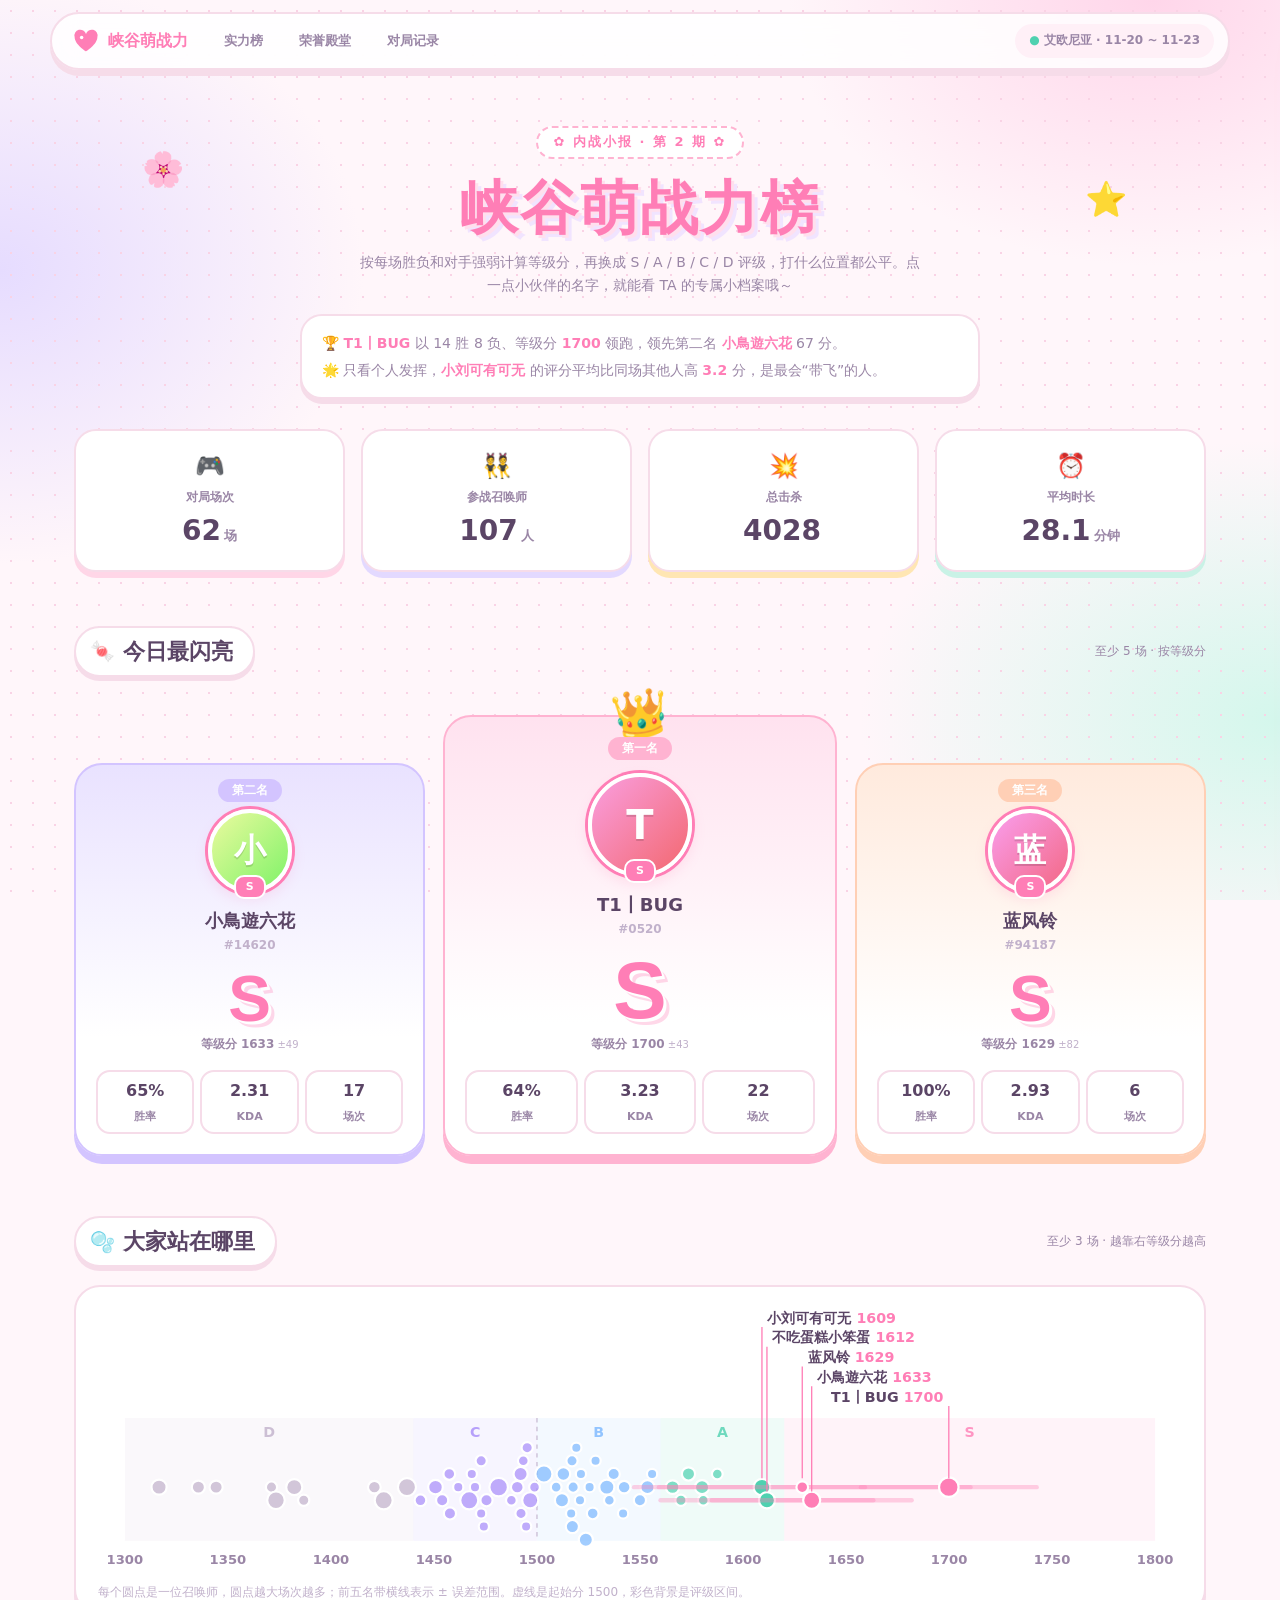
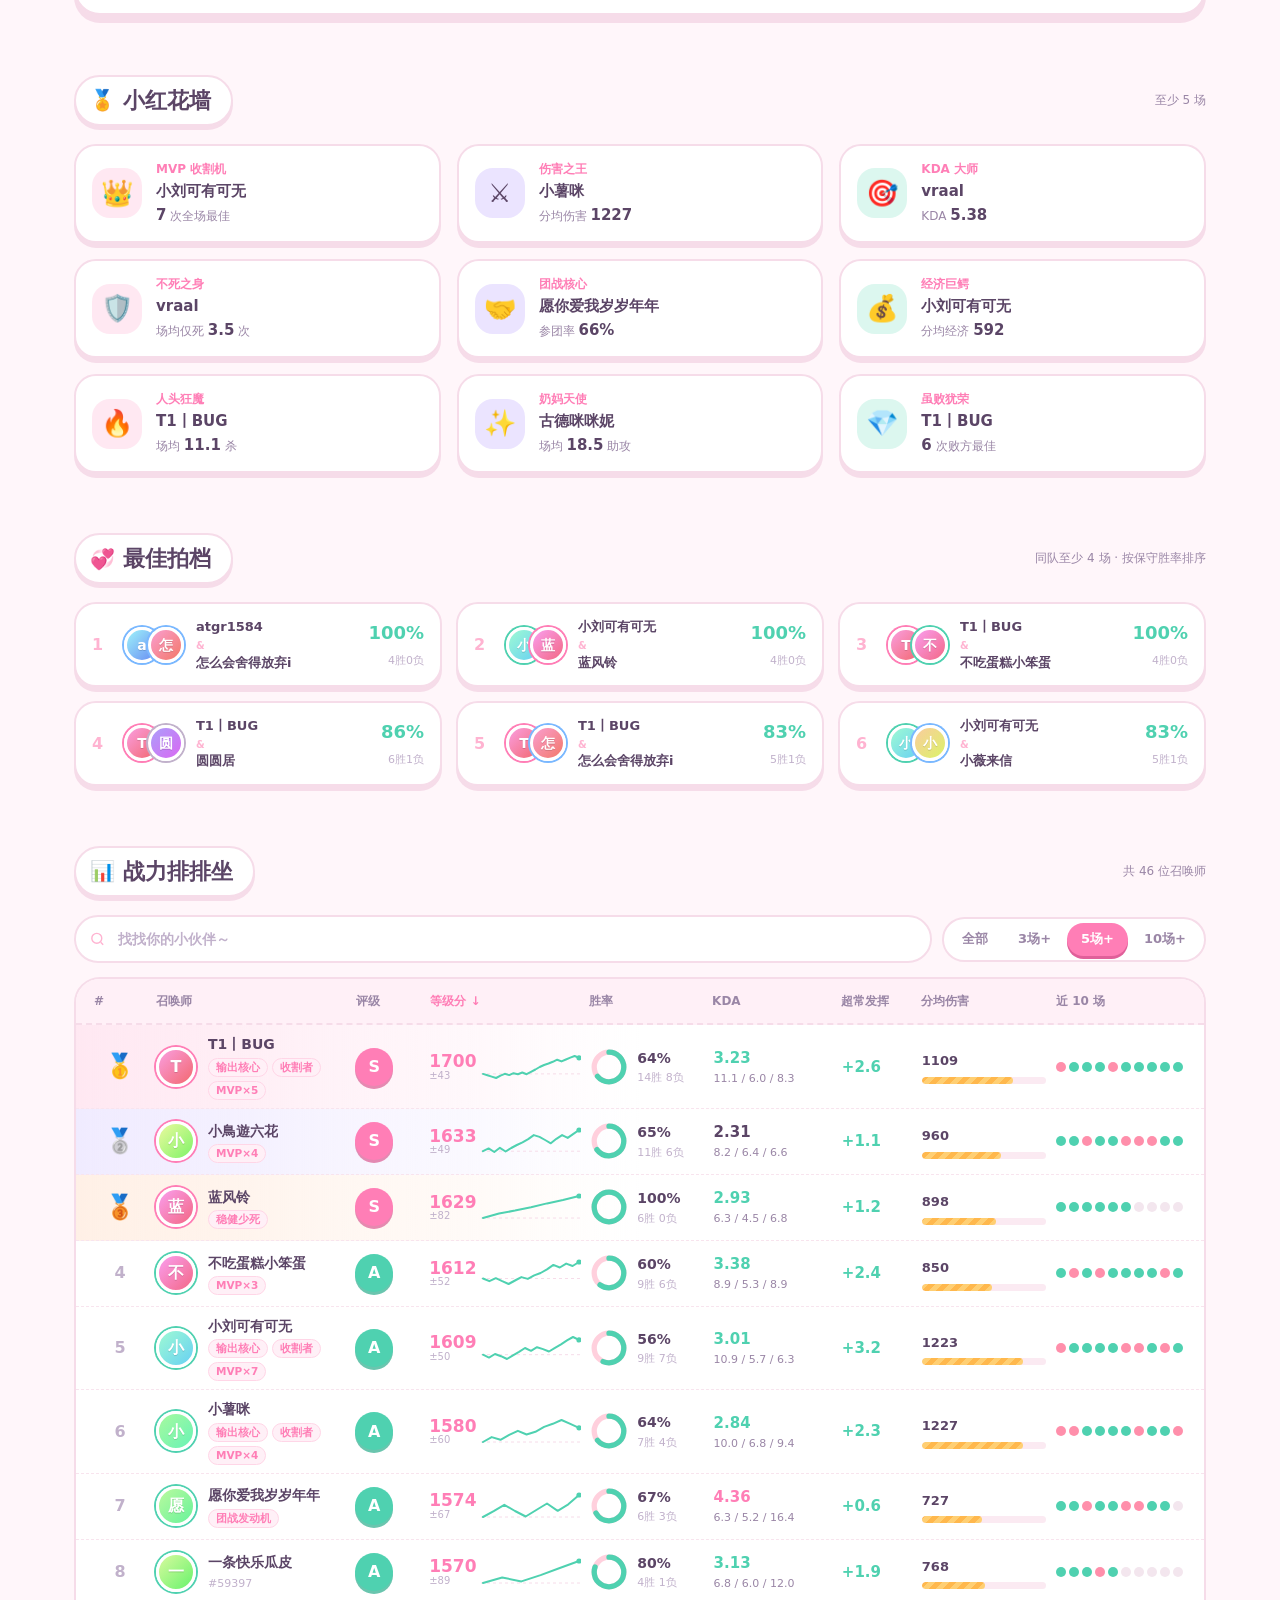
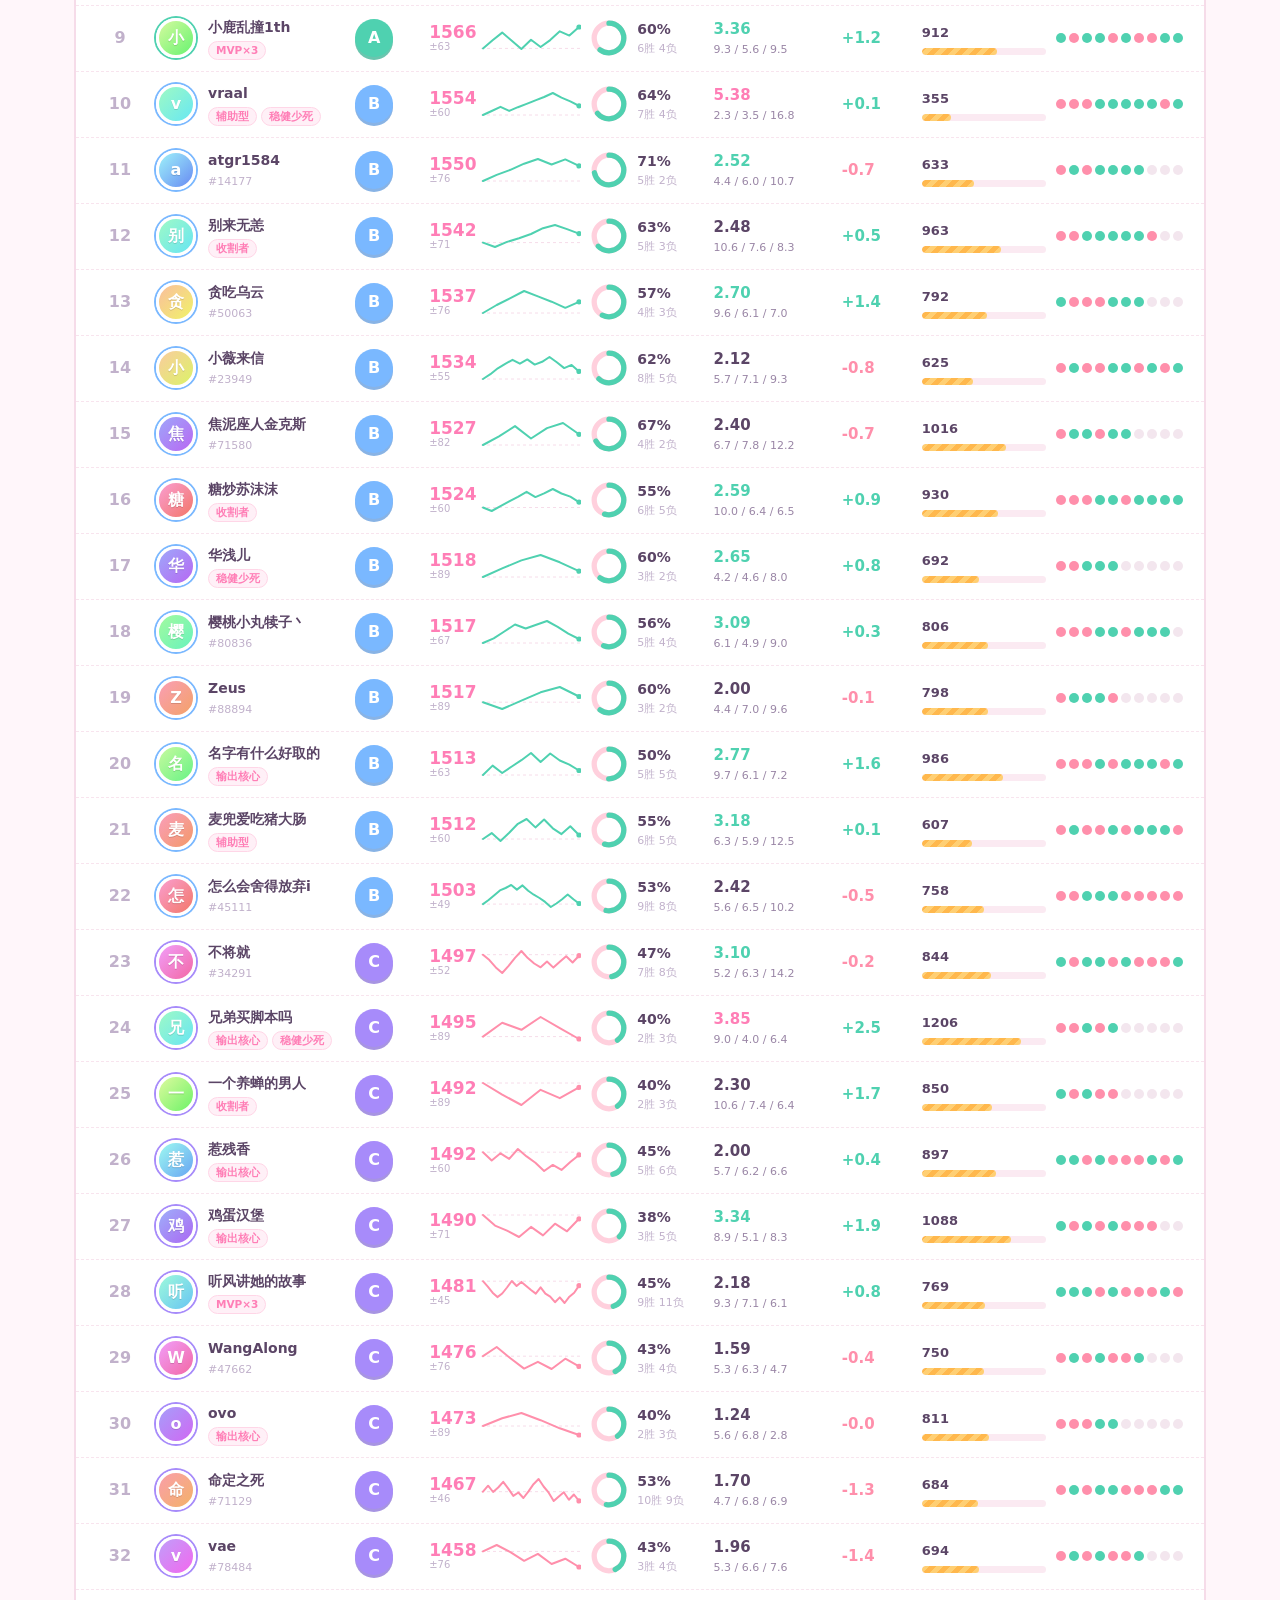
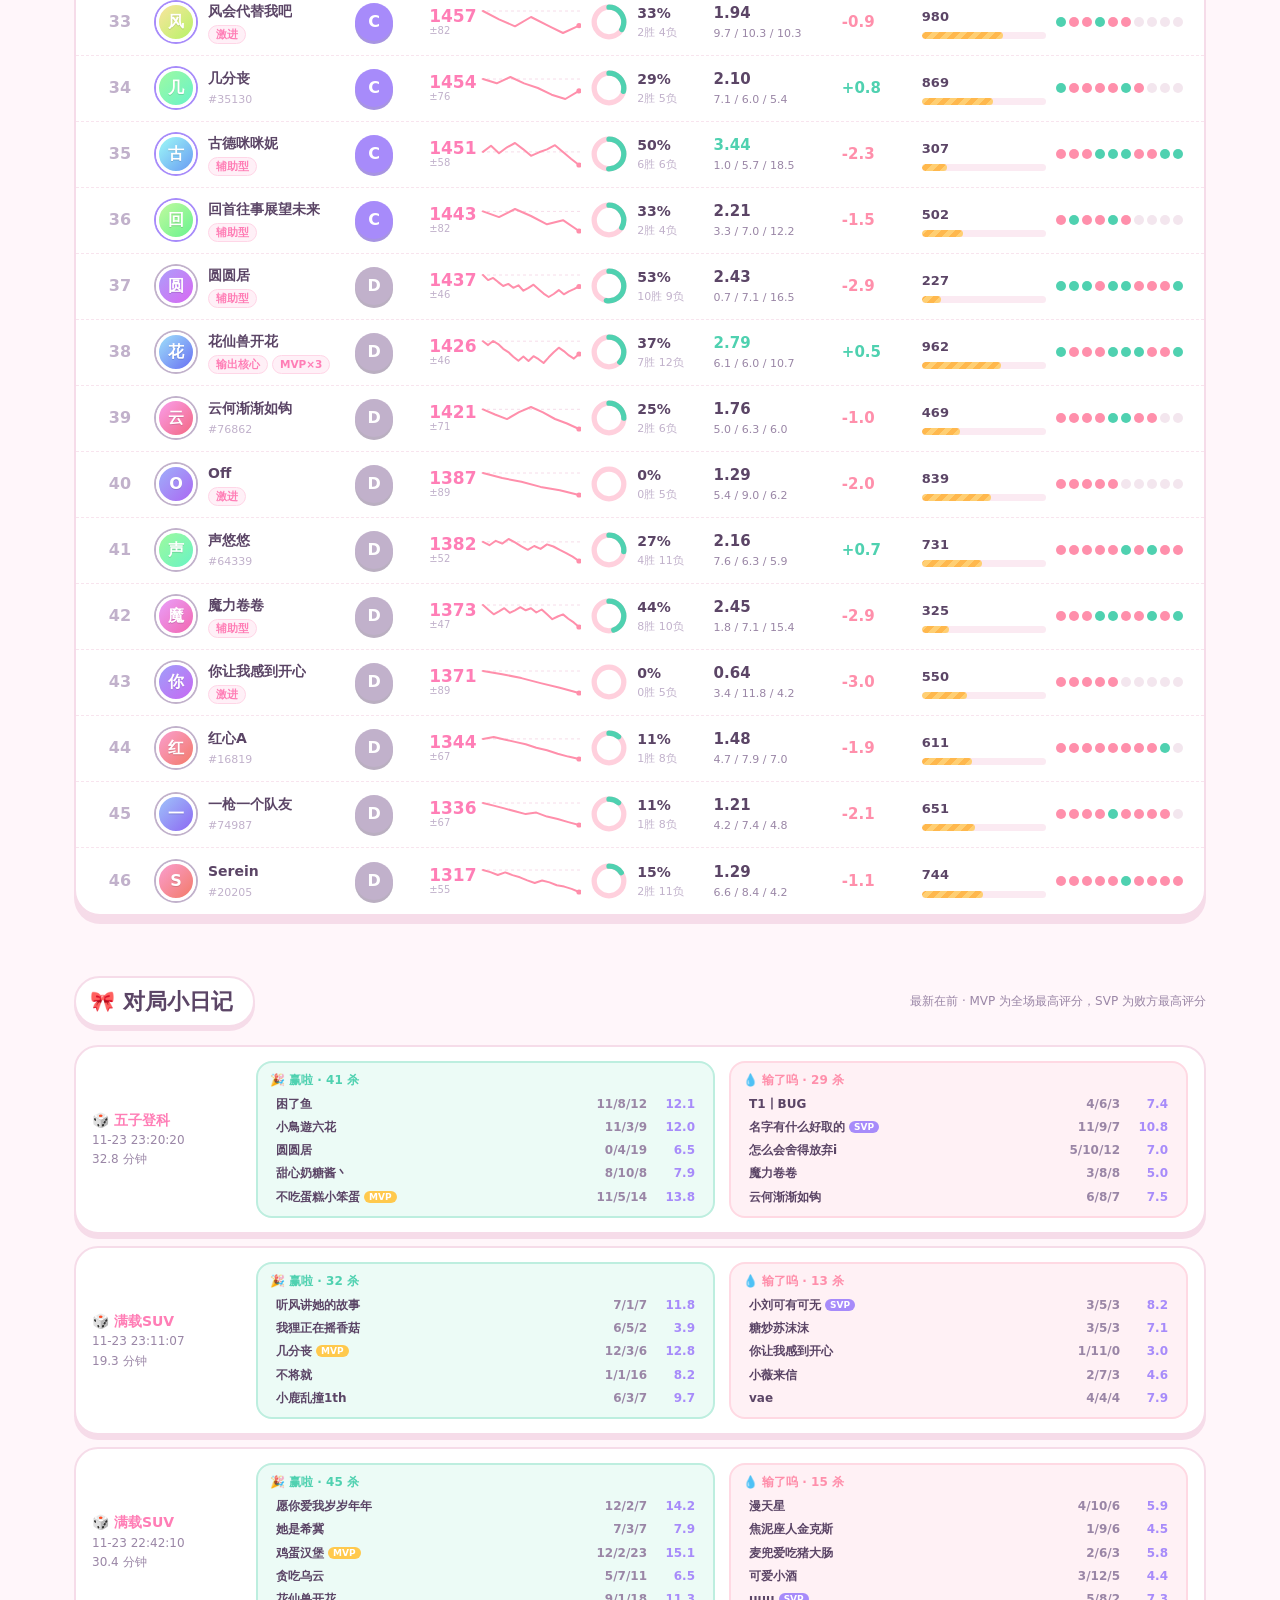
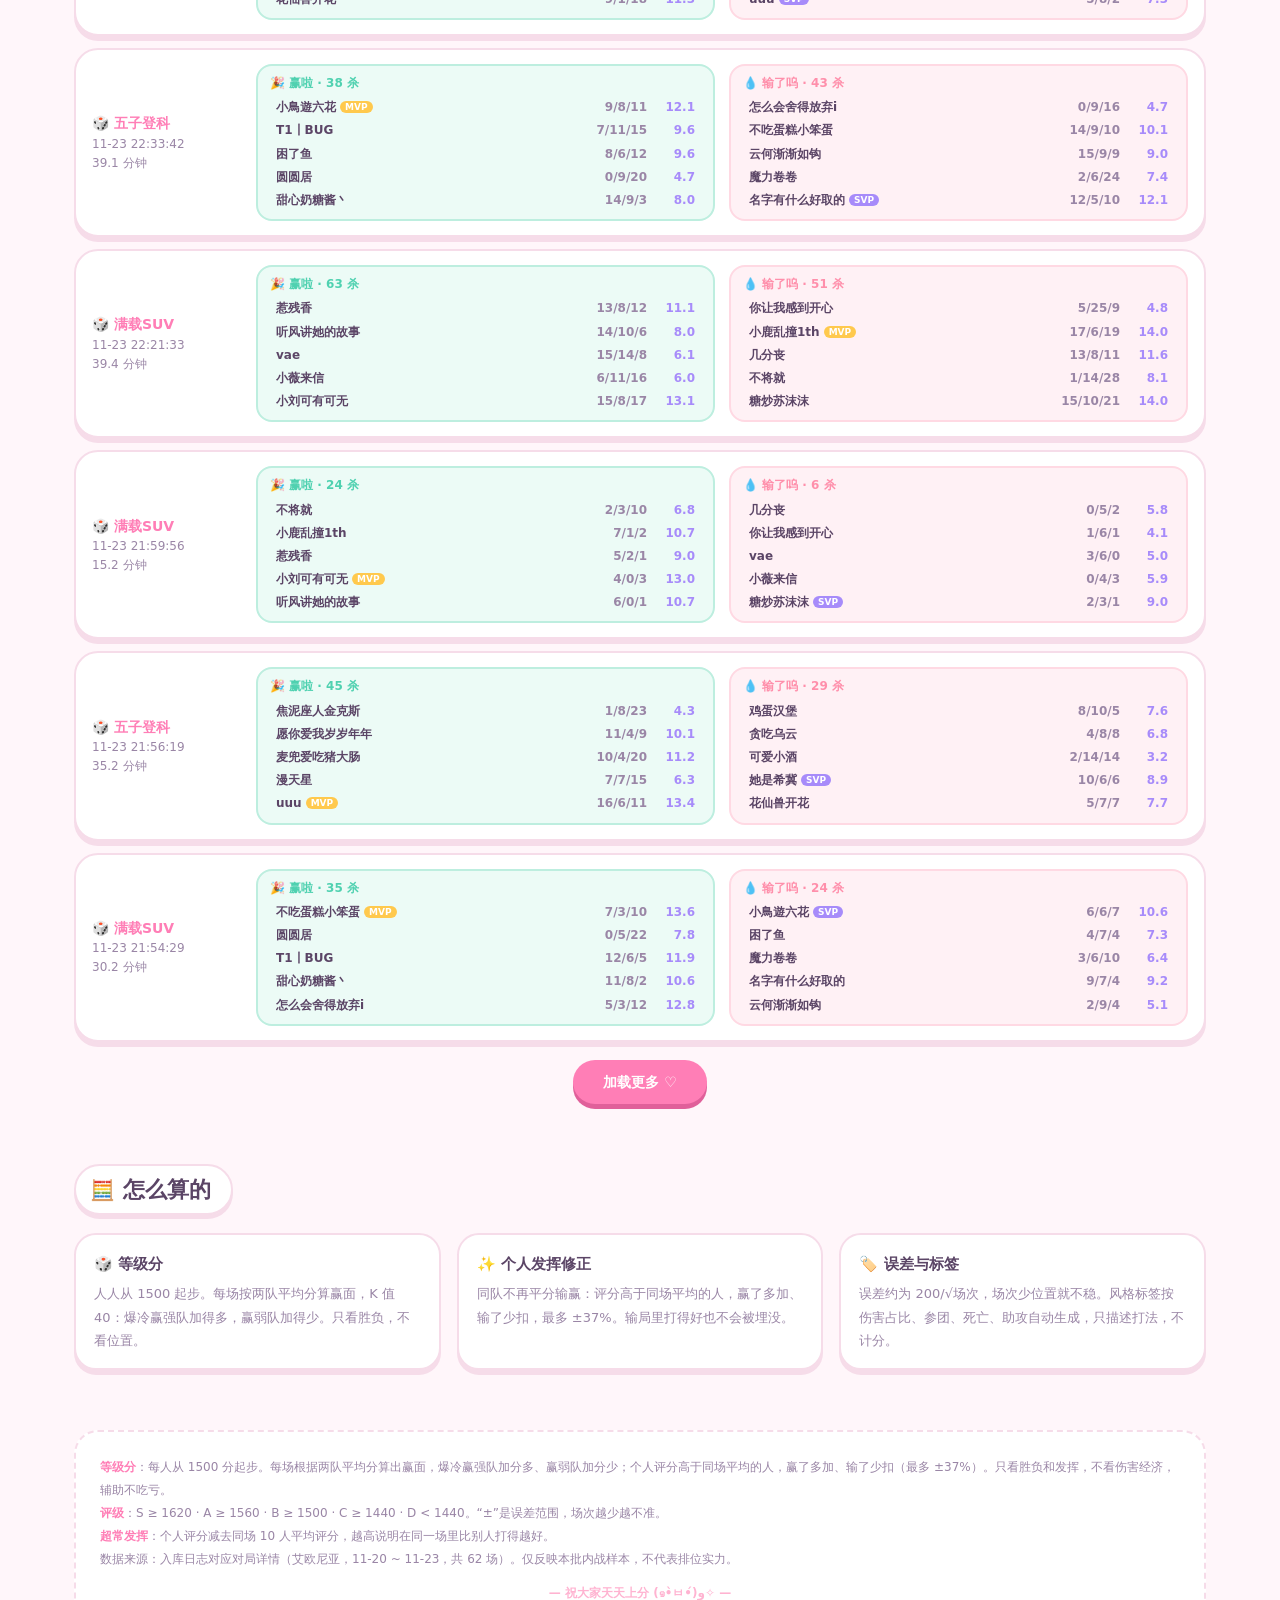
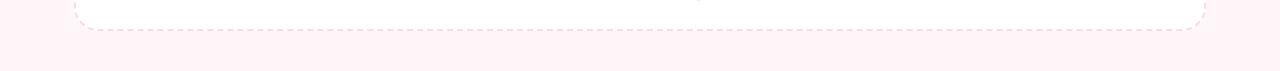
<file: power/v2/index.html>
<!DOCTYPE html>
<html lang="zh-CN">
<head>
<meta charset="utf-8">
<meta name="viewport" content="width=device-width, initial-scale=1">
<title>峡谷萌战力榜 ♡</title>
<style>
:root{
  --bg:#fff6fa;--card:#ffffff;--line:#f6dce9;--line2:#ecd9ff;
  --pink:#ff7eb6;--pink2:#ffb3d1;--purple:#a78bfa;--mint:#4fd1b0;--sky:#7ab8ff;--sun:#ffc94d;--peach:#ffa98a;
  --tx:#5b4566;--tx2:#9a86a6;--tx3:#c1b1cb;
  --win:#4fd1b0;--loss:#ff8fab;
  --S:#ff7eb6;--A:#4fd1b0;--B:#7ab8ff;--C:#a78bfa;--D:#c1b1cb;
}
*{box-sizing:border-box;margin:0;padding:0}
html{scroll-behavior:smooth}
body{background:var(--bg);color:var(--tx);font:14px/1.6 "YouYuan","幼圆","Yuanti SC","PingFang SC","Microsoft YaHei",system-ui,sans-serif;font-weight:600;overflow-x:hidden}
body::before{content:"";position:fixed;inset:0;z-index:-1;pointer-events:none;
  background:radial-gradient(#f9d3e5 1.2px,transparent 1.3px) 0 0/22px 22px,
  radial-gradient(520px 380px at 90% 0,#ffd6ea,transparent 70%),radial-gradient(520px 420px at 0 30%,#e6dcff,transparent 70%),
  radial-gradient(600px 400px at 100% 80%,#d4f7ec,transparent 70%),var(--bg)}
a{color:inherit;text-decoration:none}
.num{font-family:"Arial Rounded MT Bold","Segoe UI",system-ui,sans-serif;font-weight:800;font-variant-numeric:tabular-nums}

nav{position:sticky;top:0;z-index:30;padding:12px 0}
.nav-in{max-width:1180px;margin:auto;display:flex;align-items:center;gap:20px;padding:8px 14px 8px 20px;height:58px;background:#ffffffd9;backdrop-filter:blur(12px);
  border:2px solid var(--line);border-radius:30px;box-shadow:0 6px 0 #f6dce9;width:calc(100% - 32px)}
.logo{display:flex;align-items:center;gap:8px;font-weight:900;font-size:16px;color:var(--pink)}
.logo svg{width:28px;height:28px;animation:wob 3s ease-in-out infinite}
@keyframes wob{50%{transform:rotate(-10deg) scale(1.08)}}
.nav-links{display:flex;gap:4px}
.nav-links a{padding:7px 16px;border-radius:20px;color:var(--tx2);font-size:13px;transition:.2s}
.nav-links a:hover{color:#fff;background:var(--pink)}
.nav-tag{margin-left:auto;font-size:12px;color:var(--tx2);background:#fff0f7;padding:7px 14px;border-radius:20px}
.nav-tag b{color:var(--mint)}

.wrap{max-width:1180px;margin:auto;padding:0 24px}

.hero{padding:44px 0 24px;position:relative;text-align:center}
.hero::before,.hero::after{position:absolute;font-size:34px;animation:float 4s ease-in-out infinite}
.hero::before{content:"🌸";left:6%;top:60px}.hero::after{content:"⭐";right:7%;top:90px;animation-delay:-2s}
@keyframes float{50%{transform:translateY(-12px) rotate(12deg)}}
.eyebrow{display:inline-block;background:#fff;border:2px dashed var(--pink2);color:var(--pink);font-size:13px;padding:4px 16px;border-radius:20px;letter-spacing:2px}
.eyebrow::before{content:"✿ "}.eyebrow::after{content:" ✿"}
h1{font-size:clamp(34px,5.5vw,58px);line-height:1.15;margin:16px 0 10px;font-weight:900;letter-spacing:2px;color:var(--pink);
  text-shadow:3px 3px 0 #ffe0ee,6px 6px 0 #f1e4ff}
.hero p{color:var(--tx2);max-width:560px;margin:auto;font-weight:500}
.kpis{display:grid;grid-template-columns:repeat(4,1fr);gap:16px;margin-top:30px}
.kpi{background:var(--card);border:2px solid var(--line);border-radius:22px;padding:16px 18px;text-align:center;box-shadow:0 6px 0 var(--c,#f6dce9);transition:.2s}
.kpi:hover{transform:translateY(-3px) rotate(-1deg)}
.kpi:nth-child(1){--c:#ffd6e7}.kpi:nth-child(2){--c:#e3d9ff}.kpi:nth-child(3){--c:#ffe6b3}.kpi:nth-child(4){--c:#c9f2e6}
.kpi .l{font-size:12px;color:var(--tx2)}
.kpi .l::before{display:block;font-size:24px;margin-bottom:2px}
.kpi:nth-child(1) .l::before{content:"🎮"}.kpi:nth-child(2) .l::before{content:"👯"}.kpi:nth-child(3) .l::before{content:"💥"}.kpi:nth-child(4) .l::before{content:"⏰"}
.kpi .v{font-size:28px;color:var(--tx);margin-top:2px}
.kpi .v small{font-size:13px;color:var(--tx2);margin-left:3px}

section{padding:30px 0}
.sh{display:flex;align-items:center;justify-content:space-between;gap:16px;margin-bottom:18px}
.sh h2{font-size:22px;font-weight:900;display:inline-flex;align-items:center;gap:8px;background:#fff;padding:6px 20px 6px 14px;border-radius:30px;border:2px solid var(--line);box-shadow:0 4px 0 #f6dce9}
.sh h2::before{content:"🍬";font-size:20px}
#awards h2::before{content:"🏅"}#rank h2::before{content:"📊"}#games h2::before{content:"🎀"}
.sh .d{color:var(--tx2);font-size:12px;font-weight:500}

.podium{display:grid;grid-template-columns:1fr 1.12fr 1fr;gap:18px;align-items:end;padding-top:20px}
.pc{position:relative;border-radius:28px;padding:44px 20px 20px;text-align:center;cursor:pointer;transition:transform .3s cubic-bezier(.3,1.6,.5,1);
  background:linear-gradient(180deg,var(--pg),#fff 70%);border:2px solid var(--pb);box-shadow:0 8px 0 var(--pb)}
.pc:hover{transform:translateY(-6px) scale(1.02)}
.pc.p1{--pg:#ffe2ef;--pb:#ffb3d1;padding-top:56px}
.pc.p2{--pg:#e9e2ff;--pb:#d3c4ff}.pc.p3{--pg:#ffeadd;--pb:#ffcfb5}
.pc.p1::before{content:"👑";position:absolute;top:-40px;left:50%;transform:translateX(-50%) rotate(-8deg);font-size:46px;animation:float 3s ease-in-out infinite}
.medal{position:absolute;top:14px;left:50%;transform:translateX(-50%);font-size:12px;font-weight:900;color:#fff;background:var(--pb);padding:2px 14px;border-radius:12px;white-space:nowrap}
.p1 .medal{top:20px}
.av{--c:var(--pink);width:84px;height:84px;margin:0 auto 14px;border-radius:50%;display:grid;place-items:center;font-size:32px;font-weight:900;color:#fff;position:relative;
  text-shadow:0 2px 0 #0002;background:linear-gradient(135deg,var(--h1),var(--h2));border:4px solid #fff;box-shadow:0 0 0 3px var(--c),0 6px 14px #ff7eb633}
.p1 .av{width:104px;height:104px;font-size:40px}
.av .tb{position:absolute;bottom:-10px;left:50%;transform:translateX(-50%);font-size:11px;padding:1px 10px;border-radius:10px;font-weight:900;color:#fff;background:var(--c);border:2px solid #fff;text-shadow:none}
.pc .nm{font-size:18px;font-weight:900;margin-top:8px;word-break:break-all}
.pc .tag{font-size:12px;color:var(--tx3)}
.pc .pw{font-size:44px;color:var(--pink);line-height:1;margin:12px 0 2px;text-shadow:2px 2px 0 #ffe0ee}
.p1 .pw{font-size:56px}
.p2 .pw{color:var(--purple);text-shadow:2px 2px 0 #ece5ff}.p3 .pw{color:var(--peach);text-shadow:2px 2px 0 #ffeadd}
.pc .pl{font-size:11px;color:var(--tx2);letter-spacing:2px}
.pc .pl::before{content:"♡ 战力值 "}.pc .pl{font-size:0}.pc .pl::before{font-size:12px}
.pc .row3{display:grid;grid-template-columns:repeat(3,1fr);margin-top:16px;gap:6px}
.pc .row3>div{background:#fff;border-radius:14px;padding:6px 0;border:2px solid var(--line)}
.pc .row3 b{display:block;font-size:16px}.pc .row3 span{font-size:11px;color:var(--tx2)}

.awards{display:grid;grid-template-columns:repeat(3,1fr);gap:16px}
.aw{display:flex;gap:14px;align-items:center;padding:14px 16px;border-radius:22px;background:#fff;border:2px solid var(--line);cursor:pointer;transition:.25s cubic-bezier(.3,1.6,.5,1);box-shadow:0 5px 0 #f6dce9}
.aw:hover{transform:translateY(-4px) rotate(-1deg);border-color:var(--pink2)}
.aw .ic{width:50px;height:50px;flex:none;border-radius:18px;display:grid;place-items:center;font-size:26px;background:var(--ab,#ffe8f2)}
.aw:nth-child(3n+2) .ic{--ab:#ebe4ff}.aw:nth-child(3n) .ic{--ab:#dcf7ef}
.aw .t{font-size:12px;color:var(--pink);font-weight:900}
.aw .n{font-size:15px;font-weight:900;white-space:nowrap;overflow:hidden;text-overflow:ellipsis}
.aw .v{font-size:12px;color:var(--tx2);font-weight:500}
.aw .v b{color:var(--tx);font-size:15px;font-weight:900}
.aw>div:last-child{min-width:0}

.tools{display:flex;gap:10px;flex-wrap:wrap;align-items:center;margin-bottom:14px}
.search{flex:1;min-width:220px;position:relative}
.search input{width:100%;background:#fff;border:2px solid var(--line);color:var(--tx);border-radius:30px;padding:11px 16px 11px 42px;font:inherit;outline:none;transition:.2s}
.search input:focus{border-color:var(--pink2);box-shadow:0 0 0 4px #ff7eb622}
.search input::placeholder{color:var(--tx3)}
.search svg{position:absolute;left:15px;top:50%;transform:translateY(-50%);width:17px;color:var(--pink2)}
.seg{display:flex;background:#fff;border:2px solid var(--line);border-radius:30px;padding:4px;gap:2px}
.seg button{background:none;border:0;color:var(--tx2);padding:6px 14px;border-radius:20px;font:inherit;font-size:13px;cursor:pointer}
.seg button.on{background:var(--pink);color:#fff;box-shadow:0 3px 0 #e0609a}

.tbl{background:#fff;border:2px solid var(--line);border-radius:26px;overflow:hidden;box-shadow:0 8px 0 #f6dce9}
.th,.tr{display:grid;grid-template-columns:52px minmax(170px,1.6fr) 64px 1.25fr .95fr 1fr 70px 1.05fr 130px;align-items:center;gap:10px;padding:0 18px}
.th{height:46px;background:#fff0f7;color:var(--tx2);font-size:12px;border-bottom:2px dashed var(--line)}
.th div{cursor:pointer;user-select:none;white-space:nowrap}.th div:hover{color:var(--pink)}
.th div.on{color:var(--pink)}
.tr{height:66px;border-bottom:1px dashed #f8e4ee;cursor:pointer;transition:background .15s}
.tr:hover{background:#fff7fb}
.tr:last-child{border-bottom:0}
.tr.top1{background:linear-gradient(90deg,#ffe8f2,transparent 50%)}
.tr.top2{background:linear-gradient(90deg,#f0ebff,transparent 50%)}
.tr.top3{background:linear-gradient(90deg,#fff0e6,transparent 50%)}
.rk{font-size:16px;font-weight:900;color:var(--tx3);text-align:center}
.top1 .rk,.top2 .rk,.top3 .rk{font-size:0}
.top1 .rk::before{content:"🥇";font-size:24px}.top2 .rk::before{content:"🥈";font-size:24px}.top3 .rk::before{content:"🥉";font-size:24px}
.pl{display:flex;align-items:center;gap:12px;min-width:0}
.mini{--c:var(--pink);width:40px;height:40px;flex:none;border-radius:50%;display:grid;place-items:center;font-weight:900;font-size:16px;color:#fff;text-shadow:0 1px 0 #0002;
  background:linear-gradient(135deg,var(--h1),var(--h2));border:3px solid #fff;box-shadow:0 0 0 2px var(--c)}
.pl .nm{font-weight:900;white-space:nowrap;overflow:hidden;text-overflow:ellipsis}
.pl .tg{font-size:11px;color:var(--tx3);font-weight:500}
.tier{font-weight:900;font-size:13px;width:34px;height:34px;border-radius:50%;display:grid;place-items:center;color:#fff;background:var(--c);box-shadow:0 3px 0 color-mix(in srgb,var(--c) 70%,#000 10%)}
.pwr{display:flex;align-items:center;gap:10px}
.pwr b{font-size:17px;width:42px;color:var(--pink)}
.bar{flex:1;height:10px;border-radius:6px;background:#fbeaf2;overflow:hidden}
.bar i{display:block;height:100%;border-radius:6px;background:repeating-linear-gradient(-45deg,#ff9cc6 0 6px,#ff7eb6 6px 12px)}
.wr{display:flex;align-items:center;gap:10px}
.ring{width:36px;height:36px;flex:none}
.wr b{font-size:14px}.wr span{display:block;font-size:11px;color:var(--tx3);font-weight:500}
.kda b{font-size:15px}.kda span{display:block;font-size:11px;color:var(--tx2);font-weight:500}
.k-hi{color:var(--pink)}.k-md{color:var(--mint)}.k-lo{color:var(--tx)}
.sc{font-size:15px;font-weight:900;color:var(--purple)}
.dmg b{font-size:13px}.dmg .bar{height:7px;margin-top:5px}.dmg .bar i{background:repeating-linear-gradient(-45deg,#ffcf73 0 5px,#ffb84d 5px 10px)}
.rec{display:flex;gap:3px}
.rec i{width:10px;height:10px;border-radius:50%;background:var(--loss)}
.rec i.w{background:var(--win)}
.rec i.e{background:#f3e6ee}
.empty{padding:40px;text-align:center;color:var(--tx3)}
.empty::before{content:"(｡•́︿•̀｡) ";}

.ml{display:flex;flex-direction:column;gap:12px}
.mt{display:grid;grid-template-columns:150px 1fr 1fr;gap:14px;align-items:center;padding:14px 16px;border-radius:24px;background:#fff;border:2px solid var(--line);box-shadow:0 5px 0 #f6dce9}
.mt .info b{font-size:14px;color:var(--pink)}.mt .info div{font-size:12px;color:var(--tx2);font-weight:500}
.mt .info b::before{content:"🎲 "}
.team{display:flex;flex-direction:column;gap:2px;padding:8px 12px;border-radius:16px;background:#fff1f5;border:2px solid #ffd9e3}
.team.w{background:#ecfbf6;border-color:#bdeedf}
.team .hd{font-size:12px;font-weight:900;color:var(--loss);margin-bottom:2px}
.team.w .hd{color:var(--win)}
.team .hd::before{content:"💧 "}.team.w .hd::before{content:"🎉 "}
.team .p{display:grid;grid-template-columns:1fr 70px 40px;gap:8px;font-size:12px;cursor:pointer;border-radius:8px;padding:1px 6px}
.team .p:hover{background:#ffffffb0}
.team .p span:first-child{white-space:nowrap;overflow:hidden;text-overflow:ellipsis}
.team .p span:nth-child(2){color:var(--tx2);text-align:right}.team .p span:nth-child(3){text-align:right;color:var(--purple)}
.mvp{font-size:9px;font-weight:900;padding:1px 5px;border-radius:8px;background:var(--sun);color:#fff;margin-left:4px;vertical-align:1px}
.svp{background:var(--purple)}
.more{display:block;margin:18px auto 0;background:var(--pink);border:0;color:#fff;padding:11px 30px;border-radius:30px;font:inherit;cursor:pointer;box-shadow:0 5px 0 #e0609a;transition:.15s}
.more:hover{transform:translateY(2px);box-shadow:0 3px 0 #e0609a}
.more::after{content:" ♡"}

.ov{position:fixed;inset:0;background:#5b456644;backdrop-filter:blur(4px);z-index:40;opacity:0;pointer-events:none;transition:.25s}
.ov.on{opacity:1;pointer-events:auto}
.dr{position:fixed;top:12px;right:12px;bottom:12px;width:min(540px,calc(100vw - 24px));z-index:41;background:#fffafc;border:2px solid var(--line);border-radius:28px;
  transform:translateX(110%);transition:transform .4s cubic-bezier(.3,1.3,.5,1);overflow-y:auto;box-shadow:0 20px 50px #ff7eb633}
.dr.on{transform:none}
.dr .x{position:absolute;top:14px;right:14px;width:36px;height:36px;border-radius:50%;border:2px solid var(--line);background:#fff;color:var(--pink);font-size:20px;cursor:pointer;z-index:2}
.dr .x:hover{background:var(--pink);color:#fff}
.dh{padding:28px 24px 20px;display:flex;gap:18px;align-items:center;background:linear-gradient(180deg,#ffe8f2,#fffafc);border-radius:26px 26px 0 0}
.dh .av{margin:0;width:78px;height:78px;font-size:30px;flex:none}
.dh .nm{font-size:22px;font-weight:900}.dh .tg{color:var(--tx3);font-size:12px;font-weight:500}
.dh .chips{display:flex;gap:6px;margin-top:8px;flex-wrap:wrap}
.chip{font-size:11px;padding:2px 10px;border-radius:12px;background:#fff;border:2px solid var(--line);color:var(--tx2)}
.chip.g{background:var(--pink);border-color:var(--pink);color:#fff}
.dbody{padding:8px 24px 36px}
.radar-wrap{display:grid;grid-template-columns:220px 1fr;gap:16px;align-items:center}
.sg{display:grid;grid-template-columns:1fr 1fr;gap:8px}
.sg div{background:#fff;border:2px solid var(--line);border-radius:16px;padding:8px 12px}
.sg span{font-size:11px;color:var(--tx2)}.sg b{display:block;font-size:18px;color:var(--pink)}
.dbody h3{font-size:15px;margin:22px 0 12px;color:var(--tx)}
.dbody h3::before{content:"📝 "}
.gm{display:grid;grid-template-columns:8px 78px 1fr 78px 56px;gap:12px;align-items:center;padding:10px 12px 10px 0;border-radius:18px;background:#fff1f5;margin-bottom:8px;overflow:hidden;border:2px solid #ffe0e9}
.gm.w{background:#ecfbf6;border-color:#c9f2e6}
.gm .s{align-self:stretch;background:var(--loss)}.gm.w .s{background:var(--win)}
.gm .r b{font-size:13px;color:var(--loss)}.gm.w .r b{color:var(--win)}
.gm .r div{font-size:11px;color:var(--tx2);font-weight:500}
.gm .k b{font-size:15px}.gm .k span{color:var(--tx3);margin:0 2px}.gm .k .dd{color:var(--loss)}
.gm .k div{font-size:11px;color:var(--tx2);font-weight:500}
.gm .o{font-size:11px;color:var(--tx2);text-align:right;font-weight:500}.gm .o b{display:block;font-size:13px;color:var(--tx)}
.gm .scb{justify-self:end;font-size:13px;font-weight:900;padding:4px 9px;border-radius:12px;background:#fff;color:var(--purple)}

footer{margin-top:30px;padding:24px;color:var(--tx2);font-size:12px;line-height:1.9;font-weight:500;background:#fff;border:2px dashed var(--line);border-radius:24px;margin-bottom:40px}
footer b{color:var(--pink)}
footer::after{content:"— 祝大家天天上分 (๑•̀ㅂ•́)و✧ —";display:block;text-align:center;margin-top:12px;color:var(--pink2);font-weight:900}

@media(max-width:980px){
  .kpis{grid-template-columns:repeat(2,1fr)}.aw{padding:12px;gap:10px}.aw .ic{width:42px;height:42px;font-size:21px}
  .th,.tr{grid-template-columns:40px minmax(140px,1.6fr) 50px 1.2fr .9fr 1fr}
  .th div:nth-child(n+7),.tr>div:nth-child(n+7){display:none}
  .mt{grid-template-columns:1fr}.nav-links{display:none}.hero::before,.hero::after{display:none}
}
@media(max-width:640px){
  .wrap{padding:0 14px}.podium{grid-template-columns:1fr;gap:30px}.pc.p1{order:-1}.awards{grid-template-columns:1fr}
  .th,.tr{grid-template-columns:34px 1fr 44px 62px;gap:8px;padding:0 12px}
  .th div:nth-child(n+5),.tr>div:nth-child(n+5){display:none}
  .pwr .bar{display:none}.radar-wrap{grid-template-columns:1fr;justify-items:center}.gm{grid-template-columns:6px 64px 1fr 56px}.gm .o{display:none}
}

/* ---- combo additions ---- */
.pc .pw.tierL{font-family:"Arial Rounded MT Bold","Segoe UI",sans-serif;font-weight:900;font-size:64px;line-height:1;margin:12px 0 4px;color:var(--c);
  text-shadow:3px 3px 0 #fff,6px 6px 0 color-mix(in srgb,var(--c) 30%,transparent)}
.p1 .pw.tierL{font-size:80px}
.pc .pe{font-size:12px;color:var(--tx2)}.pc .pe small{color:var(--tx3);font-weight:500}
.pwr b small{display:block;font-size:10px;color:var(--tx3);font-weight:500;margin-top:-2px}
.pwr b{line-height:1.15}
.tier{width:38px;height:38px;font-size:16px}
.sc.pos{color:var(--mint)}.sc.neg{color:var(--loss)}
.gm .scb.pos{color:var(--mint)}.gm .scb.neg{color:var(--loss)}
.duos{display:grid;grid-template-columns:repeat(3,1fr);gap:14px}
#duos h2::before{content:"💞"}
.du{display:grid;grid-template-columns:22px 62px 1fr auto;gap:10px;align-items:center;padding:14px 16px;background:#fff;border:2px solid var(--line);border-radius:22px;box-shadow:0 5px 0 #f6dce9;transition:.25s cubic-bezier(.3,1.6,.5,1)}
.du:hover{transform:translateY(-3px);border-color:var(--pink2)}
.du-i{font-weight:900;color:var(--pink2);font-size:16px}
.du-av{display:flex}.du-av .mini{width:36px;height:36px;font-size:14px;cursor:pointer}.du-av .mini+.mini{margin-left:-12px}
.du-n{min-width:0;font-size:13px;line-height:1.35}.du-n b{display:block;white-space:nowrap;overflow:hidden;text-overflow:ellipsis;cursor:pointer}.du-n b:hover{color:var(--pink)}
.du-n span{font-size:10px;color:var(--pink2)}
.du-r{text-align:right}.du-r b{display:block;font-size:18px;color:var(--mint)}.du-r span{font-size:11px;color:var(--tx3);font-weight:500}
.elo-c{background:#fff;border:2px solid var(--line);border-radius:18px;padding:10px 6px 4px}
.lede{max-width:680px;margin:18px auto 0;background:#fff;border:2px solid var(--line);border-radius:22px;padding:14px 20px;font-size:14px;font-weight:500;line-height:1.9;color:var(--tx2);box-shadow:0 5px 0 #f6dce9;text-align:left}
.lede b{color:var(--pink);font-weight:900}
#dist h2::before{content:"🫧"}#method h2::before{content:"🧮"}
.dist{background:#fff;border:2px solid var(--line);border-radius:26px;padding:16px 16px 10px;box-shadow:0 8px 0 #f6dce9}
.dist svg{display:block;width:100%;height:auto}
.dist .cap{font-size:12px;color:var(--tx3);font-weight:500;margin:6px 6px 0}
.method{display:grid;grid-template-columns:repeat(3,1fr);gap:16px}
.method div{background:#fff;border:2px solid var(--line);border-radius:22px;padding:16px 18px;font-size:13px;font-weight:500;color:var(--tx2);line-height:1.8;box-shadow:0 5px 0 #f6dce9}
.method b{display:block;font-size:15px;color:var(--tx);font-weight:900;margin-bottom:4px}
.stags{display:flex;gap:4px;flex-wrap:wrap;margin-top:2px}
.stag{font-size:10.5px;padding:0 7px;border-radius:10px;background:#fff0f7;color:var(--pink);border:1px solid #ffd6e7;line-height:17px;font-weight:700;white-space:nowrap}
.tr{height:auto;min-height:66px;padding-top:8px;padding-bottom:8px}
.spark{flex:1;height:30px;min-width:60px;max-width:110px}
@media(max-width:980px){.method{grid-template-columns:1fr}}
@media(max-width:640px){.pwr .spark{display:none}.stags .stag:nth-child(n+3){display:none}}
@media(max-width:980px){.duos{grid-template-columns:1fr 1fr}}
@media(max-width:640px){.duos{grid-template-columns:1fr}}
</style>
</head>
<body>
<nav><div class="nav-in">
  <div class="logo"><svg viewBox="0 0 32 32" fill="none"><path d="M16 28S3 20 3 11.5A6.5 6.5 0 0 1 16 8a6.5 6.5 0 0 1 13 3.5C29 20 16 28 16 28z" fill="#ff7eb6"/><circle cx="11" cy="12" r="2" fill="#fff"/></svg>峡谷萌战力</div>
  <div class="nav-links"><a href="#rank">实力榜</a><a href="#awards">荣誉殿堂</a><a href="#games">对局记录</a></div>
  <div class="nav-tag" id="navtag"></div>
</div></nav>

<div class="wrap">
  <header class="hero">
    <div class="eyebrow">内战小报 · 第 2 期</div>
    <h1>峡谷萌战力榜</h1>
    <p>按每场胜负和对手强弱计算等级分，再换成 S / A / B / C / D 评级，打什么位置都公平。点一点小伙伴的名字，就能看 TA 的专属小档案哦～</p>
    <div class="lede" id="lede"></div>
    <div class="kpis" id="kpis"></div>
  </header>

  <section id="top"><div class="sh"><h2>今日最闪亮</h2><div class="d" id="topd"></div></div><div class="podium" id="podium"></div></section>
  <section id="dist"><div class="sh"><h2>大家站在哪里</h2><div class="d">至少 3 场 · 越靠右等级分越高</div></div>
    <div class="dist"><svg id="dots" viewBox="0 0 1000 250"></svg><div class="cap">每个圆点是一位召唤师，圆点越大场次越多；前五名带横线表示 ± 误差范围。虚线是起始分 1500，彩色背景是评级区间。</div></div></section>
  <section id="awards"><div class="sh"><h2>小红花墙</h2><div class="d">至少 5 场</div></div><div class="awards" id="aw"></div></section>

  <section id="duos"><div class="sh"><h2>最佳拍档</h2><div class="d">同队至少 4 场 · 按保守胜率排序</div></div><div class="duos" id="duo"></div></section>

  <section id="rank">
    <div class="sh"><h2>战力排排坐</h2><div class="d" id="cnt"></div></div>
    <div class="tools">
      <div class="search"><svg viewBox="0 0 24 24" fill="none" stroke="currentColor" stroke-width="2"><circle cx="11" cy="11" r="7"/><path d="m20 20-3.5-3.5"/></svg><input id="q" placeholder="找找你的小伙伴～"></div>
      <div class="seg" id="seg"><button data-v="1">全部</button><button data-v="3">3场+</button><button data-v="5" class="on">5场+</button><button data-v="10">10场+</button></div>
    </div>
    <div class="tbl"><div class="th" id="th"></div><div id="tb"></div></div>
  </section>

  <section id="games"><div class="sh"><h2>对局小日记</h2><div class="d">最新在前 · MVP 为全场最高评分，SVP 为败方最高评分</div></div><div class="ml" id="ml"></div><button class="more" id="more">加载更多</button></section>

  <section id="method"><div class="sh"><h2>怎么算的</h2></div><div class="method">
    <div><b>🎲 等级分</b>人人从 1500 起步。每场按两队平均分算赢面，K 值 40：爆冷赢强队加得多，赢弱队加得少。只看胜负，不看位置。</div>
    <div><b>✨ 个人发挥修正</b>同队不再平分输赢：评分高于同场平均的人，赢了多加、输了少扣，最多 ±37%。输局里打得好也不会被埋没。</div>
    <div><b>🏷️ 误差与标签</b>误差约为 200/√场次，场次少位置就不稳。风格标签按伤害占比、参团、死亡、助攻自动生成，只描述打法，不计分。</div>
  </div></section>
  <footer>
    <b>等级分</b>：每人从 1500 分起步。每场根据两队平均分算出赢面，爆冷赢强队加分多、赢弱队加分少；个人评分高于同场平均的人，赢了多加、输了少扣（最多 ±37%）。只看胜负和发挥，不看伤害经济，辅助不吃亏。<br>
    <b>评级</b>：S ≥ 1620 · A ≥ 1560 · B ≥ 1500 · C ≥ 1440 · D &lt; 1440。“±”是误差范围，场次越少越不准。<br>
    <b>超常发挥</b>：个人评分减去同场 10 人平均评分，越高说明在同一场里比别人打得越好。<br>
    数据来源：入库日志对应对局详情（<span id="ft"></span>）。仅反映本批内战样本，不代表排位实力。
  </footer>
</div>

<div class="ov" id="ov"></div>
<aside class="dr" id="dr"><button class="x" id="x">×</button><div id="drc"></div></aside>

<script>
const DATA={"modes":["五子登科","满载SUV"],"matches":[["11-20 18:37:42",0,15.8,["兄弟买脚本吗#27170","WangAlong#47662","DeAnima#65439","麦兜爱吃猪大肠#13917","百粒挑一#34804"],["秦生十月#76063","花仙兽开花#5555","薇薇简#73460","回首往事展望未来#38126","梁钲朋#65402"],1],["11-20 19:03:41",1,33.2,["回首往事展望未来#38126","花仙兽开花#5555","百粒挑一#34804","DeAnima#65439","秦生十月#76063"],["麦兜爱吃猪大肠#13917","WangAlong#47662","梁钲朋#65402","薇薇简#73460","兄弟买脚本吗#27170"],1],["11-20 19:07:38",0,24.6,["vae#78484","vraal#50939","华浅儿#77827","ChengZhi#68506","满怀发烧情#38682"],["一口甜#80388","鸡蛋汉堡#25809","快哄哄#75763","声悠悠#64339","中二患者远离我#46006"],1],["11-20 19:55:05",0,25.1,["命定之死#71129","vraal#50939","是小林呀#80660","声悠悠#64339","满怀发烧情#38682"],["一口甜#80388","vae#78484","本螂姓螳不姓蟑#93528","ChengZhi#68506","听风讲她的故事#37523"],1],["11-20 20:26:50",1,29.9,["麦兜爱吃猪大肠#13917","贪吃乌云#50063","小鳥遊六花#14620","愿你爱我岁岁年年#28949","树中叶#85270"],["花仙兽开花#5555","魔力卷卷#26416","WangAlong#47662","不存在的麻衣学姐#22496","T1丨BUG#0520"],1],["11-20 21:09:22",0,33.6,["愿你爱我岁岁年年#28949","贪吃乌云#50063","WangAlong#47662","不存在的麻衣学姐#22496","麦兜爱吃猪大肠#13917"],["小鳥遊六花#14620","魔力卷卷#26416","花仙兽开花#5555","树中叶#85270","T1丨BUG#0520"],1],["11-20 21:42:51",1,22.2,["古德咪咪妮#95284","小薯咪#44539","小牛TAdie#24733","红心A#16819","素衣若雪#21790"],["命定之死#71129","惹残香#86440","声悠悠#64339","听风讲她的故事#37523","别来无恙#50566"],1],["11-20 22:04:49",1,35.3,["魔力卷卷#26416","不存在的麻衣学姐#22496","小鳥遊六花#14620","树中叶#85270","麦兜爱吃猪大肠#13917"],["Serein#20205","花仙兽开花#5555","不将就#34291","风会代替我吧#20551","T1丨BUG#0520"],1],["11-20 22:17:32",0,28,["惹残香#86440","声悠悠#64339","命定之死#71129","小牛TAdie#24733","别来无恙#50566"],["古德咪咪妮#95284","素衣若雪#21790","红心A#16819","小薯咪#44539","听风讲她的故事#37523"],1],["11-20 22:57:32",1,26.6,["命定之死#71129","别来无恙#50566","小薯咪#44539","听风讲她的故事#37523","古德咪咪妮#95284"],["花仙兽开花#5555","小鳥遊六花#14620","红心A#16819","声悠悠#64339","惹残香#86440"],1],["11-20 23:43:29",1,24,["别来无恙#50566","古德咪咪妮#95284","小薯咪#44539","小鳥遊六花#14620","听风讲她的故事#37523"],["声悠悠#64339","命定之死#71129","红心A#16819","许缘心#74756","花仙兽开花#5555"],1],["11-21 00:24:55",1,15.6,["Mochi#17985","小鳥遊六花#14620","羽落秋去#54613","听风讲她的故事#37523","别来无恙#50566"],["小薯咪#44539","声悠悠#64339","红心A#16819","命定之死#71129","古德咪咪妮#95284"],1],["11-21 00:51:33",0,36.4,["羽落秋去#54613","别来无恙#50566","声悠悠#64339","小薯咪#44539","小红书飞科#49536"],["听风讲她的故事#37523","Mochi#17985","Zeus#88894","古德咪咪妮#95284","红心A#16819"],1],["11-21 01:41:17",1,40.2,["小薯咪#44539","Mochi#17985","Zeus#88894","古德咪咪妮#95284","听风讲她的故事#37523"],["声悠悠#64339","别来无恙#50566","红心A#16819","回首往事展望未来#38126","小红书飞科#49536"],1],["11-21 19:09:32",1,15.2,["樱桃小丸犊子丶#80836","柑橘乌云#71166","小学生坑大神啦#17192","七旬白袜黑皮老头#29031","名字有什么好取的#47216"],["风会代替我吧#20551","Serein#20205","theshy#80228","晚香玉#12334","七里香#34378"],1],["11-21 19:33:03",0,45.9,["theshy#80228","Serein#20205","风会代替我吧#20551","七旬白袜黑皮老头#29031","樱桃小丸犊子丶#80836"],["小学生坑大神啦#17192","柑橘乌云#71166","七里香#34378","晚香玉#12334","名字有什么好取的#47216"],1],["11-21 20:54:39",0,27.1,["怎么会舍得放弃i#45111","魔力卷卷#26416","atgr1584#14177","T1丨BUG#0520","声悠悠#64339"],["圆圆居#80711","MMZ#16948","贪睡小猫#23708","一个养蝉的男人#72382","Off#86458"],1],["11-21 20:58:16",1,30.1,["小鹿乱撞1th#16741","焦泥座人金克斯#71580","命定之死#71129","不惹小u大哥生气#83576","Zeus#88894"],["不吃蛋糕小笨蛋#75538","不将就#34291","回首往事展望未来#38126","风会代替我吧#20551","viper3#56350"],1],["11-21 21:08:07",1,20.1,["花仙兽开花#5555","惹残香#86440","锐锐不雯#53416","小小怪下士#71024","樱桃小丸犊子丶#80836"],["奇迹行者就是要刷#84208","小刘可有可无#14489","黄黄黄瑞奇#27438","vraal#50939","花千树#10000"],1],["11-21 21:26:44",1,27.6,["东方月初#29645","小薯咪#44539","良人与苦瓜大王#99293","华浅儿#77827","古德咪咪妮#95284"],["红心A#16819","愿你爱我岁岁年年#28949","Serein#20205","樱花雨#99357","听风讲她的故事#37523"],1],["11-21 21:30:07",1,31,["T1丨BUG#0520","贪睡小猫#23708","atgr1584#14177","怎么会舍得放弃i#45111","圆圆居#80711"],["声悠悠#64339","魔力卷卷#26416","MMZ#16948","一个养蝉的男人#72382","Off#86458"],1],["11-21 21:34:55",0,40,["回首往事展望未来#38126","Zeus#88894","不吃蛋糕小笨蛋#75538","小鹿乱撞1th#16741","焦泥座人金克斯#71580"],["风会代替我吧#20551","不惹小u大哥生气#83576","不将就#34291","命定之死#71129","viper3#56350"],1],["11-21 21:37:34",0,30.1,["小鳥遊六花#14620","小薇来信#23949","vraal#50939","花千树#10000","小刘可有可无#14489"],["花仙兽开花#5555","锐锐不雯#53416","惹残香#86440","奇迹行者就是要刷#84208","樱桃小丸犊子丶#80836"],1],["11-21 22:02:55",1,22.3,["良人与苦瓜大王#99293","东方月初#29645","华浅儿#77827","小薯咪#44539","古德咪咪妮#95284"],["愿你爱我岁岁年年#28949","红心A#16819","Serein#20205","听风讲她的故事#37523","樱花雨#99357"],1],["11-21 22:09:38",1,27.3,["怎么会舍得放弃i#45111","魔力卷卷#26416","MMZ#16948","一个养蝉的男人#72382","atgr1584#14177"],["圆圆居#80711","声悠悠#64339","Off#86458","贪睡小猫#23708","T1丨BUG#0520"],1],["11-21 22:19:59",1,24.4,["不将就#34291","风会代替我吧#20551","不惹小u大哥生气#83576","viper3#56350","命定之死#71129"],["Zeus#88894","不吃蛋糕小笨蛋#75538","回首往事展望未来#38126","小鹿乱撞1th#16741","焦泥座人金克斯#71580"],1],["11-21 22:23:10",0,33.1,["小薇来信#23949","我等打野你在等啥#82687","小鳥遊六花#14620","花仙兽开花#5555","vraal#50939"],["花千树#10000","人偶泪#66226","小刘可有可无#14489","锐锐不雯#53416","惹残香#86440"],1],["11-21 22:45:21",1,31.4,["atgr1584#14177","T1丨BUG#0520","MMZ#16948","魔力卷卷#26416","怎么会舍得放弃i#45111"],["一个养蝉的男人#72382","声悠悠#64339","Off#86458","圆圆居#80711","一枪一个队友#74987"],1],["11-21 23:26:21",1,28.2,["圆圆居#80711","思新u#17723","怎么会舍得放弃i#45111","一个养蝉的男人#72382","小鳥遊六花#14620"],["一枪一个队友#74987","魔力卷卷#26416","T1丨BUG#0520","Off#86458","atgr1584#14177"],1],["11-22 18:44:52",1,36.2,["T1丨BUG#0520","IvenivenIven#83132","atgr1584#14177","命定之死#71129","魔力卷卷#26416"],["花仙兽开花#5555","听风讲她的故事#37523","怎么会舍得放弃i#45111","圆圆居#80711","鸡蛋汉堡#25809"],1],["11-22 19:25:36",0,26.2,["贪吃乌云#50063","vraal#50939","兄弟买脚本吗#27170","黄黄黄瑞奇#27438","蓝风铃#94187"],["一枪一个队友#74987","麦兜爱吃猪大肠#13917","WangAlong#47662","小刘可有可无#14489","古德咪咪妮#95284"],1],["11-22 19:31:12",1,33.7,["怎么会舍得放弃i#45111","圆圆居#80711","听风讲她的故事#37523","命定之死#71129","IvenivenIven#83132"],["atgr1584#14177","T1丨BUG#0520","鸡蛋汉堡#25809","魔力卷卷#26416","花仙兽开花#5555"],1],["11-22 20:08:36",0,20.3,["WangAlong#47662","小薇来信#23949","蓝风铃#94187","小刘可有可无#14489","vraal#50939"],["贪吃乌云#50063","小薯咪#44539","一枪一个队友#74987","Serein#20205","古德咪咪妮#95284"],1],["11-22 20:13:17",1,15.8,["魔力卷卷#26416","鸡蛋汉堡#25809","花仙兽开花#5555","T1丨BUG#0520","梁钲朋#65402"],["听风讲她的故事#37523","IvenivenIven#83132","命定之死#71129","怎么会舍得放弃i#45111","圆圆居#80711"],1],["11-22 20:39:05",1,26.7,["蓝风铃#94187","小刘可有可无#14489","一枪一个队友#74987","小薇来信#23949","vraal#50939"],["IvenivenIven#83132","古德咪咪妮#95284","WangAlong#47662","听风讲她的故事#37523","小薯咪#44539"],1],["11-22 20:45:13",0,33.7,["花仙兽开花#5555","梁钲朋#65402","麦兜爱吃猪大肠#13917","T1丨BUG#0520","圆圆居#80711"],["鸡蛋汉堡#25809","命定之死#71129","魔力卷卷#26416","Serein#20205","怎么会舍得放弃i#45111"],1],["11-22 21:07:10",0,23.1,["愿你爱我岁岁年年#28949","菊花散一桌#23515","良人与苦瓜大王#99293","我等打野你在等啥#82687","中二患者远离我#46006"],["百粒挑一#34804","声悠悠#64339","不吃蛋糕小笨蛋#75538","惹残香#86440","侥幸从未得到#82697"],1],["11-22 21:24:23",1,35.8,["蓝风铃#94187","庭中三千梨花树#38028","不将就#34291","一条快乐瓜皮#59397","小刘可有可无#14489"],["小薇来信#23949","华浅儿#77827","vraal#50939","糖炒苏沫沫#68583","一枪一个队友#74987"],1],["11-22 21:49:55",0,31,["良人与苦瓜大王#99293","不吃蛋糕小笨蛋#75538","中华民族实现复兴#38821","惹残香#86440","我等打野你在等啥#82687"],["别来无恙#50566","声悠悠#64339","中二患者远离我#46006","百粒挑一#34804","菊花散一桌#23515"],1],["11-22 22:07:14",1,15.2,["庭中三千梨花树#38028","小薇来信#23949","糖炒苏沫沫#68583","不将就#34291","蓝风铃#94187"],["华浅儿#77827","vraal#50939","小刘可有可无#14489","一枪一个队友#74987","一条快乐瓜皮#59397"],1],["11-22 22:21:17",1,31.2,["星辰勇士胜利#81537","T1丨BUG#0520","Serein#20205","花仙兽开花#5555","圆圆居#80711"],["魔力卷卷#26416","命定之死#71129","麦兜爱吃猪大肠#13917","唯有相思难熬#80185","兄弟买脚本吗#27170"],1],["11-22 22:32:54",1,25.2,["不吃蛋糕小笨蛋#75538","一条快乐瓜皮#59397","小刘可有可无#14489","蓝风铃#94187","糖炒苏沫沫#68583"],["小薇来信#23949","一枪一个队友#74987","vraal#50939","庭中三千梨花树#38028","不将就#34291"],1],["11-22 23:09:01",1,16.1,["T1丨BUG#0520","魔力卷卷#26416","命定之死#71129","南京土菜主#37922","星辰勇士胜利#81537"],["唯有相思难熬#80185","花仙兽开花#5555","Serein#20205","圆圆居#80711","兄弟买脚本吗#27170"],1],["11-22 23:13:49",0,24.9,["困了鱼#56417","我等打野你在等啥#82687","一条快乐瓜皮#59397","小薇来信#23949","糖炒苏沫沫#68583"],["缘为冰#46082","不吃蛋糕小笨蛋#75538","小刘可有可无#14489","一枪一个队友#74987","不将就#34291"],1],["11-23 18:54:34",0,32.6,["ovo#45056","T1丨BUG#0520","不吃蛋糕小笨蛋#75538","樱桃小丸犊子丶#80836","名字有什么好取的#47216"],["Serein#20205","怎么会舍得放弃i#45111","云何渐渐如钩#76862","小鳥遊六花#14620","圆圆居#80711"],1],["11-23 19:20:16",1,38,["一条快乐瓜皮#59397","愿你爱我岁岁年年#28949","命定之死#71129","王奕萌#27168","糖炒苏沫沫#68583"],["惹残香#86440","糖炒黑子萌萌哒#79584","几分丧#35130","小鹿乱撞1th#16741","不将就#34291"],1],["11-23 19:40:16",0,20.8,["T1丨BUG#0520","不吃蛋糕小笨蛋#75538","名字有什么好取的#47216","ovo#45056","樱桃小丸犊子丶#80836"],["小鳥遊六花#14620","怎么会舍得放弃i#45111","圆圆居#80711","云何渐渐如钩#76862","Serein#20205"],1],["11-23 20:07:30",1,25.9,["不吃蛋糕小笨蛋#75538","T1丨BUG#0520","名字有什么好取的#47216","圆圆居#80711","云何渐渐如钩#76862"],["Serein#20205","怎么会舍得放弃i#45111","樱桃小丸犊子丶#80836","ovo#45056","小鳥遊六花#14620"],1],["11-23 20:08:35",1,29.4,["摆烂就学刚子哥#34323","王奕萌#27168","不将就#34291","几分丧#35130","小鹿乱撞1th#16741"],["听风讲她的故事#37523","糖炒苏沫沫#68583","糖炒黑子萌萌哒#79584","命定之死#71129","小刘可有可无#14489"],1],["11-23 20:40:22",1,25.8,["不吃蛋糕小笨蛋#75538","怎么会舍得放弃i#45111","圆圆居#80711","云何渐渐如钩#76862","小鳥遊六花#14620"],["樱桃小丸犊子丶#80836","Serein#20205","T1丨BUG#0520","ovo#45056","名字有什么好取的#47216"],1],["11-23 20:46:56",0,22.6,["小薇来信#23949","听风讲她的故事#37523","命定之死#71129","小刘可有可无#14489","糖炒苏沫沫#68583"],["小鹿乱撞1th#16741","几分丧#35130","你让我感到开心#88572","不将就#34291","vae#78484"],1],["11-23 21:09:11",1,32.9,["可爱小酒#73580","uuu#0520","焦泥座人金克斯#71580","她是希冀#78666","鸡蛋汉堡#25809"],["贪吃乌云#50063","麦兜爱吃猪大肠#13917","花仙兽开花#5555","愿你爱我岁岁年年#28949","陆雪琪#45231"],1],["11-23 21:13:13",1,26.1,["魔力卷卷#26416","小鳥遊六花#14620","名字有什么好取的#47216","怎么会舍得放弃i#45111","T1丨BUG#0520"],["不吃蛋糕小笨蛋#75538","ovo#45056","圆圆居#80711","云何渐渐如钩#76862","樱桃小丸犊子丶#80836"],1],["11-23 21:21:17",0,24.1,["糖炒苏沫沫#68583","小刘可有可无#14489","vae#78484","不将就#34291","小鹿乱撞1th#16741"],["听风讲她的故事#37523","你让我感到开心#88572","小薇来信#23949","命定之死#71129","几分丧#35130"],1],["11-23 21:54:29",1,30.2,["不吃蛋糕小笨蛋#75538","圆圆居#80711","T1丨BUG#0520","甜心奶糖酱丶#97558","怎么会舍得放弃i#45111"],["小鳥遊六花#14620","困了鱼#56417","魔力卷卷#26416","名字有什么好取的#47216","云何渐渐如钩#76862"],1],["11-23 21:56:19",0,35.2,["焦泥座人金克斯#71580","愿你爱我岁岁年年#28949","麦兜爱吃猪大肠#13917","漫天星#11691","uuu#0520"],["鸡蛋汉堡#25809","贪吃乌云#50063","可爱小酒#73580","她是希冀#78666","花仙兽开花#5555"],1],["11-23 21:59:56",1,15.2,["不将就#34291","小鹿乱撞1th#16741","惹残香#86440","小刘可有可无#14489","听风讲她的故事#37523"],["几分丧#35130","你让我感到开心#88572","vae#78484","小薇来信#23949","糖炒苏沫沫#68583"],1],["11-23 22:21:33",1,39.4,["惹残香#86440","听风讲她的故事#37523","vae#78484","小薇来信#23949","小刘可有可无#14489"],["你让我感到开心#88572","小鹿乱撞1th#16741","几分丧#35130","不将就#34291","糖炒苏沫沫#68583"],1],["11-23 22:33:42",0,39.1,["小鳥遊六花#14620","T1丨BUG#0520","困了鱼#56417","圆圆居#80711","甜心奶糖酱丶#97558"],["怎么会舍得放弃i#45111","不吃蛋糕小笨蛋#75538","云何渐渐如钩#76862","魔力卷卷#26416","名字有什么好取的#47216"],1],["11-23 22:42:10",1,30.4,["愿你爱我岁岁年年#28949","她是希冀#78666","鸡蛋汉堡#25809","贪吃乌云#50063","花仙兽开花#5555"],["漫天星#11691","焦泥座人金克斯#71580","麦兜爱吃猪大肠#13917","可爱小酒#73580","uuu#0520"],1],["11-23 23:11:07",1,19.3,["听风讲她的故事#37523","我狸正在摇香菇#50676","几分丧#35130","不将就#34291","小鹿乱撞1th#16741"],["小刘可有可无#14489","糖炒苏沫沫#68583","你让我感到开心#88572","小薇来信#23949","vae#78484"],1],["11-23 23:20:20",0,32.8,["困了鱼#56417","小鳥遊六花#14620","圆圆居#80711","甜心奶糖酱丶#97558","不吃蛋糕小笨蛋#75538"],["T1丨BUG#0520","名字有什么好取的#47216","怎么会舍得放弃i#45111","魔力卷卷#26416","云何渐渐如钩#76862"],1]],"players":[{"n":"兄弟买脚本吗#27170","m":[[0,1,8,0,1,13.7,9100,14700,60,48,1],[1,0,14,6,9,11.9,18400,58600,82,47,1],[30,1,16,1,6,13.6,13900,34800,65,32,0],[40,0,6,7,16,7.4,13300,30700,69,28,0],[42,0,1,6,0,6.4,5600,8900,14,27,0]]},{"n":"WangAlong#47662","m":[[0,1,2,0,2,8.4,7000,5400,27,18,0],[1,0,3,11,8,4.5,13400,24800,39,20,0],[4,0,6,8,4,6.8,13000,20100,45,19,0],[5,1,6,11,9,7.5,12400,20700,31,14,0],[30,0,4,6,5,10.2,10800,28300,64,35,2],[32,1,9,2,3,10.2,9800,18700,35,28,0],[34,0,7,6,2,8.2,12300,21200,38,25,0]]},{"n":"DeAnima#65439","m":[[0,1,0,1,6,6.5,4500,2500,40,8,0],[1,1,3,4,20,8.3,10800,8700,53,7,0]]},{"n":"麦兜爱吃猪大肠#13917","m":[[0,1,1,1,3,6.4,6000,2500,27,8,0],[1,0,9,9,7,6.4,12800,18800,57,15,0],[4,1,5,4,18,11.5,12600,18100,66,19,0],[5,1,7,3,28,14.7,15600,24000,73,16,1],[7,1,8,9,12,5.2,13600,23900,38,14,0],[30,0,4,10,2,4.1,9200,13000,43,16,0],[35,1,6,5,24,9,13900,24700,65,15,0],[40,0,6,9,13,5.3,12000,15800,59,14,0],[51,0,11,5,8,11.7,14700,21700,63,23,2],[55,1,10,4,20,11.2,15100,30600,67,17,0],[59,0,2,6,3,5.8,10800,11600,33,12,0]]},{"n":"百粒挑一#34804","m":[[0,1,4,1,1,8,6600,5500,33,18,0],[1,1,12,11,7,10.9,18900,46300,44,35,0],[36,0,4,8,1,9.1,9800,14300,42,28,0],[38,0,12,13,7,10.7,18300,32900,61,28,2]]},{"n":"秦生十月#76063","m":[[0,0,0,4,0,5.4,5600,1500,0,9,0],[1,1,19,6,5,11.2,16400,35700,56,27,0]]},{"n":"花仙兽开花#5555","m":[[0,0,1,4,1,6.1,5400,8200,67,48,0],[1,1,4,5,13,10,15100,25000,40,19,0],[4,0,8,5,8,10.1,11000,33600,73,31,0],[5,0,3,11,9,5.2,10300,13000,39,9,0],[7,0,7,6,12,7.1,13400,16200,51,12,0],[9,0,0,8,14,3,7100,4500,61,5,0],[10,0,1,9,12,5,7600,13600,62,19,0],[18,1,2,1,11,10,7000,10400,48,12,0],[22,0,6,15,10,4.2,12100,26300,59,22,0],[26,1,17,4,9,14.2,16800,49800,60,36,1],[29,0,8,5,15,8.2,14500,65800,55,29,0],[31,0,8,10,5,4.6,15400,32200,42,27,0],[33,1,10,0,6,14.2,9800,20100,64,38,1],[35,1,18,5,16,13,18500,57300,74,34,1],[40,1,5,4,24,9,11600,44400,74,29,0],[42,0,0,3,2,7.5,5000,7900,29,24,0],[51,0,3,11,11,7.2,12400,28800,47,30,0],[55,0,5,7,7,7.7,14300,38500,41,31,0],[59,1,9,1,18,11.3,12200,30700,60,22,0]]},{"n":"薇薇简#73460","m":[[0,0,1,2,0,5.6,3800,1600,33,9,0],[1,0,0,10,11,3,8100,7700,39,6,0]]},{"n":"回首往事展望未来#38126","m":[[0,0,0,1,1,9.1,5800,3300,33,19,2],[1,1,5,2,8,9.9,13100,17600,30,13,0],[13,0,8,8,15,9.1,15600,33600,43,17,0],[17,0,2,3,22,7.8,9100,5500,71,5,0],[21,1,3,19,21,4.1,11600,17100,44,7,0],[25,0,2,9,6,3,6700,15100,62,24,0]]},{"n":"梁钲朋#65402","m":[[0,0,1,4,1,5.1,4900,2400,67,14,0],[1,0,2,7,4,6.3,10900,13800,21,11,0],[33,1,4,1,2,7.7,7400,2700,24,5,0],[35,1,3,10,13,3.5,11500,17100,35,10,0]]},{"n":"vae#78484","m":[[2,1,3,5,12,6,7700,11700,52,15,0],[3,0,6,7,2,7.5,12200,22300,40,31,2],[50,0,2,5,5,4.5,10200,7600,39,14,0],[53,1,4,5,22,5.5,10100,26600,48,21,0],[56,0,3,6,0,5,5000,7100,50,25,0],[57,1,15,14,8,6.1,13700,30100,37,16,0],[60,0,4,4,4,7.9,7400,12800,62,29,0]]},{"n":"vraal#50939","m":[[2,1,3,2,18,9.4,8100,9300,72,12,0],[3,1,5,4,21,10.6,9800,8900,67,9,0],[18,0,1,4,2,7.4,6000,8700,27,16,0],[22,1,4,4,32,7,12100,10700,68,8,0],[26,1,1,2,24,9.3,10700,8800,58,6,0],[30,1,0,1,15,9.9,7300,6000,44,6,0],[32,1,2,3,19,7,7200,4400,62,7,0],[34,1,4,1,22,10.7,10300,8100,74,8,0],[37,0,1,6,18,7.1,10600,17600,43,12,0],[39,0,2,4,4,8.1,5000,4900,67,13,0],[41,0,2,8,10,3.4,7200,12900,67,12,0]]},{"n":"华浅儿#77827","m":[[2,1,4,2,12,11.1,11600,22700,55,28,0],[19,1,9,3,5,13.8,15800,29400,45,25,1],[23,1,4,3,7,6.8,9800,8800,35,11,0],[37,0,4,6,13,9,12600,21700,39,15,0],[39,0,0,9,3,3.9,3900,4300,33,12,0]]},{"n":"ChengZhi#68506","m":[[2,1,3,6,13,6.2,9100,11900,55,15,0],[3,0,2,7,1,5.5,9300,17500,15,24,0]]},{"n":"满怀发烧情#38682","m":[[2,1,16,5,5,12.7,15100,24900,72,31,1],[3,1,3,7,17,6.8,12500,24500,51,23,0]]},{"n":"一口甜#80388","m":[[2,0,4,7,3,6.3,9600,19100,35,28,0],[3,0,4,9,2,3.2,8600,16000,30,22,0]]},{"n":"鸡蛋汉堡#25809","m":[[2,0,0,6,3,3.8,8300,14800,15,22,0],[29,0,12,8,14,11.2,19500,78700,62,35,2],[31,0,10,5,10,8.4,15200,33600,65,28,2],[33,1,5,1,0,6.9,6700,11500,20,22,0],[35,0,8,7,4,7.1,14400,25400,33,24,2],[51,1,16,2,7,15.3,18300,28400,57,28,1],[55,0,8,10,5,7.6,15000,30700,45,25,0],[59,1,12,2,23,15.1,18000,40700,78,29,1]]},{"n":"快哄哄#75763","m":[[2,0,0,6,4,3,5700,2400,20,3,0]]},{"n":"声悠悠#64339","m":[[2,0,1,3,5,7.5,9800,5200,30,8,0],[3,1,17,2,7,14.8,16900,31000,62,30,1],[6,0,6,7,8,8.3,12100,14400,70,24,2],[8,1,16,8,7,13.4,17500,30400,55,28,1],[9,0,5,8,7,5.7,11400,16300,52,17,0],[10,0,2,10,3,3.8,8700,8000,24,11,0],[11,0,3,5,4,9.1,7000,5800,58,16,2],[12,1,16,8,11,12.4,19700,39200,47,22,0],[13,0,13,10,12,10.1,19700,49500,47,25,2],[16,1,11,1,4,12,14100,25800,35,21,0],[20,0,12,5,11,12.9,15600,31500,56,23,2],[24,0,6,7,1,7.6,12200,14700,35,15,0],[27,0,0,8,6,3.7,11200,13800,18,14,0],[36,0,2,4,1,8.4,9200,3500,25,7,0],[38,0,4,8,2,5.3,11000,13300,19,11,0]]},{"n":"中二患者远离我#46006","m":[[2,0,15,7,1,9.1,12300,27300,80,40,2],[36,1,5,4,9,9.6,10700,10800,44,13,0],[38,0,1,11,3,4.5,9500,18100,13,15,0]]},{"n":"命定之死#71129","m":[[3,1,9,3,4,8.3,11600,21200,33,20,0],[6,0,4,7,0,5.2,8300,15800,20,26,0],[8,1,3,10,10,7.3,9200,14100,31,13,0],[9,1,3,3,9,6.3,9300,19100,33,14,0],[10,0,4,11,4,4.1,7900,13700,38,20,0],[11,0,0,5,0,4.9,4100,6900,0,19,0],[17,1,5,12,12,5.8,9600,15500,45,16,0],[21,0,10,8,13,8.5,16700,35000,38,15,0],[25,1,4,3,8,8.7,10000,18400,33,19,0],[29,1,10,5,9,11.6,17300,42200,51,28,1],[31,1,4,5,10,5.9,12200,21000,33,13,0],[33,0,1,5,0,5.2,5100,8200,17,27,0],[35,0,9,11,9,6.4,14900,23400,50,22,0],[40,0,5,10,9,3.9,12000,17300,44,16,0],[42,1,2,3,5,7.5,6200,7800,28,18,0],[45,1,3,6,19,8.6,13100,20000,49,12,0],[48,0,2,8,6,5.6,8900,15800,33,16,0],[50,1,7,5,1,5.8,9700,19200,26,22,0],[53,0,4,10,4,4,8500,18700,33,22,0]]},{"n":"是小林呀#80660","m":[[3,1,5,5,8,7.7,10400,19000,33,18,0]]},{"n":"本螂姓螳不姓蟑#93528","m":[[3,0,1,8,8,3,6800,6600,45,9,0]]},{"n":"听风讲她的故事#37523","m":[[3,0,7,8,0,5.1,9700,10200,35,14,0],[6,0,1,10,3,3,8200,6400,20,11,0],[8,0,13,6,5,10.4,14400,17700,39,16,0],[9,1,3,7,9,3.8,10800,9900,33,7,0],[10,1,16,3,8,14.1,15500,26200,52,27,1],[11,1,10,1,5,16.5,9600,9600,54,22,1],[12,0,10,15,19,8.6,16100,33500,69,20,0],[13,1,13,16,7,8.1,18100,28400,43,14,0],[19,0,7,7,6,9.2,12100,17700,54,23,0],[23,0,5,7,4,4.6,9500,10000,60,18,2],[29,0,20,9,5,9.5,18400,45800,60,20,0],[31,1,29,7,6,13.3,22300,71300,81,45,1],[33,0,0,6,4,5.2,5200,6200,67,21,0],[34,0,12,7,8,11.6,14400,25600,83,30,2],[48,0,4,8,5,7.3,11400,16500,38,17,0],[50,1,7,4,4,6.8,10800,10100,35,11,0],[53,0,3,10,10,3.5,8700,11900,54,14,0],[56,1,6,0,1,10.7,6800,7000,29,16,0],[57,1,14,10,6,8,18000,32500,32,17,0],[60,1,7,1,7,11.8,9600,11300,44,16,0]]},{"n":"贪吃乌云#50063","m":[[4,1,15,5,5,12.7,17800,24800,57,26,1],[5,1,13,7,9,11.9,19000,34100,46,23,0],[30,1,9,3,8,12.3,14700,20200,50,19,0],[32,0,8,6,1,8.1,10400,10500,69,21,2],[51,0,13,7,7,11.5,18600,25700,67,27,0],[55,0,4,8,8,6.8,15100,25300,41,20,0],[59,1,5,7,11,6.5,13200,24500,36,18,0]]},{"n":"小鳥遊六花#14620","m":[[4,1,7,7,5,7.9,11100,23100,34,24,0],[5,0,6,11,11,7.8,13600,23800,55,16,0],[7,1,21,8,13,12.3,23800,75000,65,45,1],[9,0,6,9,7,4.7,12000,17600,57,18,0],[10,1,10,3,3,9.9,12200,20900,28,21,0],[11,1,2,3,3,8.7,7100,4100,18,9,0],[22,1,4,4,4,5,11300,14100,15,10,0],[26,1,6,8,11,9.7,17300,32700,40,24,0],[28,1,16,10,5,11.5,14900,36100,64,30,1],[44,0,6,6,5,12.7,19100,28200,52,34,1],[46,0,1,7,3,5.4,8000,11600,40,23,0],[47,0,3,7,2,8.3,10300,20600,38,30,0],[49,1,14,6,5,9.9,15000,34700,53,34,0],[52,1,12,3,8,13.3,15300,29700,49,27,0],[54,0,6,6,7,10.6,17000,20700,54,24,2],[58,1,9,8,11,12.1,21900,42000,53,28,1],[61,1,11,3,9,12,17800,35200,49,26,0]]},{"n":"愿你爱我岁岁年年#28949","m":[[4,1,1,4,25,8.9,9200,8900,74,9,0],[5,1,8,8,25,10.9,13600,28700,69,20,0],[19,0,3,7,14,6.5,8200,10100,71,13,0],[23,0,3,6,6,3.5,7600,7700,60,14,0],[36,1,4,1,19,10.6,8900,11600,72,14,0],[45,1,12,6,19,12.3,17100,51100,69,30,0],[51,0,3,9,24,7.4,10400,11700,90,12,0],[55,1,11,4,9,10.1,16900,35600,44,20,0],[59,1,12,2,7,14.2,17000,33000,42,24,0]]},{"n":"树中叶#85270","m":[[4,1,7,2,10,12.1,11900,21000,49,22,0],[5,0,10,11,8,8.7,12800,39700,58,26,0],[7,1,14,9,9,5.4,14700,37100,44,22,0]]},{"n":"魔力卷卷#26416","m":[[4,0,2,10,11,4.2,8000,10300,59,10,0],[5,0,1,7,6,5.5,8700,22900,23,15,0],[7,1,1,5,36,6.3,12400,7900,71,5,0],[16,1,1,4,24,6.4,8800,8100,58,7,0],[20,0,4,15,11,5,9100,14100,37,10,0],[24,1,1,7,18,5.3,8400,6000,45,6,0],[27,1,2,4,30,6,11300,9300,74,7,0],[28,0,2,5,26,9.1,10000,9100,65,8,0],[29,1,1,11,9,3,10600,18300,27,12,0],[31,0,1,10,10,3,8900,10800,35,9,0],[33,1,0,2,4,3.1,4300,4100,16,8,0],[35,0,2,10,16,3,9400,8500,50,8,0],[40,0,4,8,14,4.4,10300,12400,56,11,0],[42,1,3,3,9,7.2,5500,5700,48,13,0],[52,1,0,6,12,3.9,7500,2800,29,3,0],[54,0,3,6,10,6.4,8800,9200,54,11,0],[58,0,2,6,24,7.4,12700,6300,60,4,0],[61,0,3,8,8,5,9200,9100,38,8,0]]},{"n":"不存在的麻衣学姐#22496","m":[[4,0,2,8,8,6.9,10500,20500,45,19,0],[5,1,14,2,9,13.9,15700,38000,48,26,0],[7,1,8,6,8,7.2,14300,22400,31,13,0]]},{"n":"T1丨BUG#0520","m":[[4,0,4,4,8,11,12100,22200,55,21,2],[5,0,11,8,6,11.4,16500,50500,55,34,2],[7,0,4,11,10,8,16200,35200,38,26,2],[16,1,15,3,15,14.6,17400,39700,70,33,1],[20,1,17,9,9,11.1,17500,28900,54,21,0],[24,0,8,7,5,10.7,13700,31600,65,33,2],[27,1,29,6,3,13,27200,72800,74,51,1],[28,0,20,7,4,10.9,16500,32900,56,30,2],[29,1,14,10,8,9.5,22000,43800,59,29,0],[31,0,8,10,8,5.3,15700,21000,52,18,0],[33,1,6,2,6,8.5,8700,14900,48,28,0],[35,1,18,6,16,12.9,21600,59500,74,35,0],[40,1,20,7,6,12.1,20200,50500,67,33,1],[42,1,7,1,8,13.8,9800,12800,60,29,1],[44,1,5,4,9,9.8,14400,19400,39,18,0],[46,1,9,1,6,12.2,13600,14800,50,19,1],[47,1,12,4,7,12.2,14100,27400,59,34,0],[49,0,4,5,7,7.7,11700,14800,58,22,2],[52,1,10,4,18,13.1,14100,22600,68,20,0],[54,1,12,6,5,11.9,16500,33800,49,27,0],[58,1,7,11,15,9.6,20300,37300,58,25,0],[61,0,4,6,3,7.4,13300,27300,24,23,0]]},{"n":"古德咪咪妮#95284","m":[[6,1,0,1,29,8.6,8800,4900,71,7,0],[8,0,1,7,22,6.3,8400,9200,50,8,0],[9,1,0,1,31,7.2,9600,13000,86,9,0],[10,1,2,4,17,6,8600,4800,41,5,0],[11,0,3,4,5,7.4,5100,4600,67,13,0],[12,0,3,12,21,6.2,10200,19700,57,12,0],[13,1,0,11,32,6.1,12000,9800,68,5,0],[19,1,0,7,17,3.9,8200,4600,55,4,0],[23,1,2,2,21,6.5,7800,7800,74,10,0],[30,0,0,7,4,3.6,6100,5400,29,7,0],[32,0,0,7,9,3.3,5100,5100,69,10,0],[34,0,1,5,14,5.2,7500,8300,62,10,0]]},{"n":"小薯咪#44539","m":[[6,1,19,3,7,14.5,16700,31300,63,42,1],[8,0,12,7,6,11.9,13500,31600,39,29,2],[9,1,20,7,11,11.7,19900,76800,86,55,1],[10,1,10,5,8,10.4,13800,28000,39,29,0],[11,0,5,6,3,9,6700,13300,67,37,0],[12,1,3,9,29,8.4,12900,15000,56,8,0],[13,1,15,9,11,13.4,24800,64099,55,31,1],[19,1,6,7,9,9.1,13600,32900,48,28,0],[23,1,15,2,8,14.7,16600,29400,74,37,1],[32,0,2,9,6,5.6,8500,14600,62,29,0],[34,0,3,11,5,5.8,12200,18800,33,22,0]]},{"n":"小牛TAdie#24733","m":[[6,1,8,5,4,7.7,11300,18400,29,25,0],[8,1,5,14,14,6.3,12500,14200,45,13,0]]},{"n":"红心A#16819","m":[[6,1,1,5,4,3.2,7100,4100,12,6,0],[8,0,9,9,8,10.3,12500,23500,37,22,0],[9,0,8,6,3,6.6,10200,23000,48,24,0],[10,0,8,8,2,8,12300,15100,48,22,2],[11,0,1,8,2,4.4,4900,5700,25,16,0],[12,0,5,13,18,9.3,15600,31000,55,18,0],[13,0,5,10,19,5.5,13200,21900,45,11,0],[19,0,2,6,4,6.4,9200,11300,25,14,0],[23,0,3,6,3,3.1,7900,12800,40,23,0]]},{"n":"素衣若雪#21790","m":[[6,1,13,6,9,7,12200,15400,54,21,0],[8,0,11,13,11,7.6,12100,26400,48,24,0]]},{"n":"惹残香#86440","m":[[6,0,4,11,7,3.6,7400,9400,55,16,0],[8,1,5,5,20,9.7,11000,24100,60,22,0],[9,0,4,5,8,7.8,10200,35400,52,37,2],[18,1,2,1,3,14.1,10800,27300,19,33,0],[22,0,3,7,1,5.3,11600,22000,15,19,0],[26,0,7,6,3,9.9,12800,26900,43,28,0],[36,0,4,9,0,6.9,8400,15200,33,30,0],[38,1,6,5,18,8.1,10700,19100,49,12,0],[45,0,10,9,0,12.4,20300,42700,29,31,0],[56,1,5,2,1,9,6100,10600,25,24,0],[57,1,13,8,12,11.1,17800,42600,40,23,0]]},{"n":"别来无恙#50566","m":[[6,0,5,6,4,6.6,9400,13900,45,23,0],[8,1,13,10,10,10.7,14400,26500,55,24,0],[9,1,10,5,0,4.9,11300,21100,28,15,0],[10,1,8,6,13,8.3,10800,18100,46,18,0],[11,1,8,2,5,14.8,9900,12900,46,29,0],[12,1,10,12,14,8.1,14000,30500,42,17,0],[13,0,20,10,12,9.5,19100,56100,60,28,0],[38,0,11,10,8,8.9,15100,36600,61,31,0]]},{"n":"Serein#20205","m":[[7,0,15,11,7,7.9,17200,35200,59,26,0],[14,0,3,7,0,5.6,5500,6000,43,20,0],[15,1,22,19,12,10,26200,61400,49,25,0],[19,0,3,9,6,5.4,10200,15400,38,20,0],[23,0,2,7,5,3.6,8200,19900,47,35,0],[32,0,1,9,2,3,5300,7700,23,15,0],[35,0,9,9,3,7,15200,23200,33,22,0],[40,1,7,8,13,6.2,14100,28000,51,18,0],[42,0,4,4,2,10.1,7800,6000,86,18,2],[44,0,4,10,2,4.8,12100,15700,29,19,0],[46,0,6,3,1,11,9800,18500,70,37,2],[47,0,4,4,1,9.1,10900,13600,38,20,2],[49,0,6,9,1,4.8,10000,11800,37,18,0]]},{"n":"不将就#34291","m":[[7,0,8,9,9,7.4,14600,27400,46,20,0],[17,0,4,9,5,7.1,10300,29000,26,25,0],[21,0,7,8,36,8.6,15100,45300,70,19,0],[25,1,6,3,13,9.3,10700,22700,53,23,0],[37,1,14,7,8,11.4,19300,60400,48,32,0],[39,1,7,0,4,10.7,6900,7200,42,17,0],[41,0,3,8,5,4.4,9500,22300,44,21,0],[43,0,4,9,16,7.2,8300,20400,61,23,0],[45,0,9,6,8,13.4,18300,31500,50,23,1],[48,1,6,6,18,8.4,12500,37800,51,23,0],[50,0,5,6,7,5.8,9200,11500,67,22,0],[53,1,1,5,30,6.2,8900,10500,57,8,0],[56,1,2,3,10,6.8,5100,6000,50,14,0],[57,0,1,14,28,8.1,12100,13100,57,7,0],[60,1,1,1,16,8.2,6400,8500,53,12,0]]},{"n":"风会代替我吧#20551","m":[[7,0,3,15,10,5.2,12000,20000,35,15,0],[14,0,2,5,2,8.6,6200,6500,57,22,2],[15,1,25,12,14,12.8,25300,73300,57,29,0],[17,0,8,11,5,7.8,12100,27700,38,24,0],[21,0,18,15,11,6.9,16100,51000,48,22,0],[25,1,2,4,20,6.8,8200,8500,61,9,0]]},{"n":"许缘心#74756","m":[[10,0,6,8,6,7.2,10700,19700,57,28,0]]},{"n":"Mochi#17985","m":[[11,1,4,5,6,7.4,6000,6100,36,14,0],[12,0,19,8,4,13.1,18600,45000,55,27,2],[13,1,11,11,20,11.1,18100,60000,66,29,0]]},{"n":"羽落秋去#54613","m":[[11,1,4,1,1,12.6,7200,11100,18,25,0],[12,1,17,5,14,14.4,17400,50700,54,28,1]]},{"n":"小红书飞科#49536","m":[[12,1,11,8,19,10.9,18500,46400,53,26,0],[13,0,7,9,13,7.9,16500,36100,38,18,0]]},{"n":"Zeus#88894","m":[[12,0,5,9,9,9.3,13700,38600,33,23,0],[13,1,8,6,16,11.4,15900,43500,51,21,0],[17,1,7,2,6,13.2,16100,12900,34,13,0],[21,1,1,10,14,7.1,15000,33700,27,14,0],[25,0,1,8,3,5,9800,7800,31,13,0]]},{"n":"樱桃小丸犊子丶#80836","m":[[14,1,8,3,1,9.4,8800,12800,31,24,0],[15,1,18,9,25,15.4,25900,80800,62,32,1],[18,1,8,2,10,14.6,11000,20900,67,25,1],[22,0,8,8,7,7.5,16500,20200,56,17,2],[44,1,3,1,13,8.3,10000,11400,44,10,0],[46,1,4,0,11,8,7600,7600,50,10,0],[47,0,2,5,1,5.6,7700,12200,23,18,0],[49,0,1,8,9,3.3,6900,7300,53,11,0],[52,0,3,8,4,5.7,8300,22300,39,28,0]]},{"n":"柑橘乌云#71166","m":[[14,1,9,1,5,15.2,8900,9700,48,18,1],[15,0,3,16,12,7.2,19500,38100,24,14,0]]},{"n":"小学生坑大神啦#17192","m":[[14,1,3,1,1,11.7,6600,10900,14,20,0],[15,0,4,12,16,6.9,15300,40100,32,15,0]]},{"n":"七旬白袜黑皮老头#29031","m":[[14,1,1,1,9,8.9,5100,7000,34,13,0],[15,1,0,14,33,6,13700,10400,48,4,0]]},{"n":"名字有什么好取的#47216","m":[[14,1,8,1,5,14.7,8800,13000,45,24,0],[15,0,20,14,5,9.7,23100,55200,40,20,0],[44,1,8,8,14,9.6,13600,29100,61,27,0],[46,1,8,3,9,9.5,8300,22200,57,29,0],[47,1,7,4,3,8.8,12600,14800,31,18,0],[49,0,4,7,3,4.9,10000,15000,37,22,0],[52,1,10,3,12,14.3,13100,29800,54,27,1],[54,0,9,7,4,9.2,13700,26200,54,31,0],[58,0,12,5,10,12.1,18200,47900,51,34,2],[61,0,11,9,7,10.8,15400,37100,62,31,2]]},{"n":"theshy#80228","m":[[14,0,0,3,1,6.7,3800,6300,14,21,0],[15,1,4,8,10,7.1,15500,23300,20,9,0]]},{"n":"晚香玉#12334","m":[[14,0,0,6,3,4.7,4200,3600,43,12,0],[15,0,18,10,19,11.8,20500,62700,60,23,2]]},{"n":"七里香#34378","m":[[14,0,2,8,0,5.1,5100,7200,29,24,0],[15,0,17,17,14,9.7,23100,74700,50,28,0]]},{"n":"怎么会舍得放弃i#45111","m":[[16,1,14,6,7,8.6,12200,29800,49,25,0],[20,1,15,5,17,14.6,15400,42900,67,31,1],[24,1,15,2,7,13.1,13300,28500,52,28,0],[27,1,4,12,20,3,12800,15000,56,11,0],[28,1,3,5,5,8,9800,19300,24,16,0],[29,0,2,9,13,3.6,10200,24400,36,11,0],[31,1,8,5,16,8.4,14500,36300,56,23,0],[33,0,2,5,2,4.3,6100,4800,67,16,0],[35,0,8,9,7,6.6,13400,26800,42,25,0],[44,0,4,7,10,8.9,12600,24300,67,29,0],[46,0,0,10,4,3.6,6100,8800,40,18,0],[47,0,1,9,3,3.3,6700,6800,31,10,0],[49,1,1,3,9,5.2,7700,12600,28,12,0],[52,1,9,2,13,13.4,11600,25800,54,23,0],[54,1,5,3,12,12.8,12800,24100,49,19,0],[58,0,0,9,16,4.7,10600,17500,37,12,0],[61,0,5,10,12,7,13400,29500,59,25,0]]},{"n":"atgr1584#14177","m":[[16,1,2,4,11,7.4,10800,16900,30,14,0],[20,1,8,8,11,8.1,12200,29700,40,21,0],[24,1,2,2,16,8.9,8900,12100,43,12,0],[27,1,4,8,7,4.7,10900,22800,26,16,0],[28,0,5,5,12,9,11300,19500,40,18,0],[29,1,6,7,10,6.4,14300,14500,43,9,0],[31,0,4,8,8,4.8,11900,20600,39,17,0]]},{"n":"圆圆居#80711","m":[[16,0,0,9,9,4.5,7000,7100,50,8,0],[20,1,1,10,22,4.8,9600,11800,48,8,0],[24,0,3,9,10,5.9,9200,14800,65,16,0],[27,0,1,10,14,3,8900,2900,44,3,0],[28,1,0,8,18,6,8400,5600,55,5,0],[29,0,0,6,30,5.7,10600,11400,71,5,0],[31,1,0,8,20,3,9000,6100,47,4,0],[33,0,1,5,2,3.8,4300,2800,50,9,0],[35,1,1,10,33,3.7,10500,9600,74,6,0],[40,1,0,7,27,4.5,9400,6300,69,4,0],[42,0,0,6,4,4.2,4200,3300,57,10,0],[44,0,2,7,9,5.4,10100,5500,52,7,0],[46,0,3,5,2,5.6,6700,6000,50,12,0],[47,1,0,3,20,6.6,7900,5000,62,6,0],[49,1,1,6,21,6.3,8500,3600,61,4,0],[52,0,0,7,11,5.3,6900,7600,61,9,0],[54,1,0,5,22,7.8,10000,6700,63,5,0],[58,1,0,9,20,4.7,10800,4400,53,3,0],[61,1,0,4,19,6.5,9200,3400,46,2,0]]},{"n":"MMZ#16948","m":[[16,0,4,4,5,8.9,11400,22800,50,26,2],[20,0,10,9,0,9.3,13600,24600,24,18,0],[24,1,7,5,10,9.6,13000,25100,40,25,0],[27,1,4,4,5,5.8,11300,22600,21,16,0]]},{"n":"贪睡小猫#23708","m":[[16,0,4,12,4,5,11400,19800,44,23,0],[20,1,7,9,10,8.8,12800,26600,35,19,0],[24,0,3,8,3,6.1,10300,23600,30,25,0]]},{"n":"一个养蝉的男人#72382","m":[[16,0,6,9,5,8.9,13800,15000,61,17,0],[20,0,8,9,8,10,13400,27200,39,20,0],[24,1,17,4,6,13.9,17300,28500,55,28,1],[27,0,16,8,5,7.4,17100,31700,62,32,2],[28,1,6,7,8,8.9,12900,20900,42,18,0]]},{"n":"Off#86458","m":[[16,0,4,9,7,5.8,9500,21500,61,25,0],[20,0,7,10,8,9.3,13000,36900,37,27,0],[24,0,0,11,1,3,7300,10700,5,11,0],[27,0,10,8,7,5.7,13800,29200,50,29,0],[28,0,6,7,8,6.9,10400,23400,33,21,0]]},{"n":"小鹿乱撞1th#16741","m":[[17,1,11,5,14,13.2,13400,28800,66,30,1],[21,1,17,10,18,11.3,20000,65800,64,26,0],[25,0,3,5,2,7.2,9400,13000,38,21,0],[45,0,5,14,3,5.6,13800,18900,24,14,0],[48,1,17,4,12,13.1,15800,28200,62,17,1],[50,0,1,5,11,5,6500,4000,67,8,0],[53,1,9,3,7,6.8,11600,18400,30,14,0],[56,1,7,1,2,10.7,7100,9800,38,23,0],[57,0,17,6,19,14,19600,54000,71,31,1],[60,1,6,3,7,9.7,7700,16800,41,24,0]]},{"n":"焦泥座人金克斯#71580","m":[[17,1,5,7,12,11.3,15300,15000,45,16,0],[21,1,21,8,17,13.6,25400,95100,69,38,1],[25,0,1,8,2,3,9000,9100,23,15,0],[51,1,11,7,13,12.3,15500,29100,60,29,0],[55,1,1,8,23,4.3,10800,25400,53,14,0],[59,0,1,9,6,4.5,11200,22300,47,24,0]]},{"n":"不惹小u大哥生气#83576","m":[[17,1,10,8,13,13,15200,24400,61,25,0],[21,0,15,9,24,10.9,18400,50100,64,21,2],[25,1,14,1,10,15.3,13700,23300,67,24,1]]},{"n":"不吃蛋糕小笨蛋#75538","m":[[17,0,9,9,12,10.9,13600,23100,62,20,0],[21,1,13,14,18,9.6,19600,37000,56,15,0],[25,0,6,6,3,10.9,13200,17300,69,28,2],[36,0,2,5,3,9.2,8600,13000,42,26,2],[38,1,9,8,17,11.3,16600,33300,53,20,0],[41,1,7,2,12,8.9,11900,11400,46,10,0],[43,0,11,4,9,13.2,12800,20500,61,23,2],[44,1,10,3,8,12.6,16800,17400,50,16,0],[46,1,4,2,8,8.5,9700,10400,40,14,0],[47,1,5,1,6,11.2,11300,17900,34,22,0],[49,1,19,0,1,13.8,15700,41700,56,41,1],[52,0,6,8,3,9.3,11500,18000,50,22,2],[54,1,7,3,10,13.6,14900,27900,49,22,1],[58,0,14,9,10,10.1,18100,42800,56,30,0],[61,1,11,5,14,13.8,18200,35300,61,26,1]]},{"n":"viper3#56350","m":[[17,0,11,7,13,11.9,16000,31300,71,27,2],[21,0,11,15,21,7.8,17900,55300,52,23,0],[25,1,10,2,13,14.3,14600,25400,64,26,0]]},{"n":"锐锐不雯#53416","m":[[18,1,8,4,3,6.7,7900,11000,41,13,0],[22,0,8,10,5,5.8,12700,30800,48,26,0],[26,0,3,13,5,4.7,10100,16500,35,17,0]]},{"n":"小小怪下士#71024","m":[[18,1,7,3,3,9.1,10200,14100,37,17,0]]},{"n":"奇迹行者就是要刷#84208","m":[[18,0,2,8,0,3.5,6300,7300,18,14,0],[22,0,2,13,8,3.5,12400,18400,37,16,0]]},{"n":"小刘可有可无#14489","m":[[18,0,3,5,1,8.5,8500,12200,36,23,2],[22,1,23,8,10,11.3,22600,55400,62,41,1],[26,0,4,6,6,11.1,16300,19400,43,20,2],[30,0,3,6,2,7.6,10400,20900,36,26,0],[32,1,16,2,6,14.3,14500,21000,65,31,1],[34,1,12,6,10,12.6,16800,41200,63,39,1],[37,1,14,11,7,11.7,21600,45400,46,24,0],[39,0,2,7,3,8.5,6200,13000,56,35,0],[41,1,14,4,8,13.3,17500,41600,54,38,1],[43,0,11,6,4,11.2,13400,21600,45,24,0],[48,0,9,9,7,10,16700,36600,67,37,2],[50,1,13,3,5,13.7,16600,35100,58,40,1],[53,1,28,5,8,12.2,19000,47300,67,37,1],[56,1,4,0,3,13,8500,10100,29,23,1],[57,1,15,8,17,13.1,23700,65600,51,35,0],[60,0,3,5,3,8.2,9100,12100,46,27,2]]},{"n":"黄黄黄瑞奇#27438","m":[[18,0,0,3,1,6.8,5200,7600,9,14,0],[30,1,1,6,4,5.5,10000,16200,15,15,0]]},{"n":"花千树#10000","m":[[18,0,5,7,1,7.2,7500,18000,55,33,0],[22,1,14,5,7,6.9,14500,34100,40,25,0],[26,0,5,11,3,7.2,12600,16900,35,18,0]]},{"n":"东方月初#29645","m":[[19,1,3,4,12,9.1,13100,15000,48,13,0],[23,1,5,2,7,9.2,11700,13300,39,17,0]]},{"n":"良人与苦瓜大王#99293","m":[[19,1,13,3,5,12,14800,34800,58,30,0],[23,1,5,6,17,5.7,9500,19400,71,25,0],[36,1,10,4,7,11.5,12100,20500,53,24,0],[38,1,8,8,16,9,15300,26100,49,16,0]]},{"n":"樱花雨#99357","m":[[19,0,9,2,8,13.6,14900,23700,71,30,2],[23,0,2,5,1,3,9400,6000,20,11,0]]},{"n":"小薇来信#23949","m":[[22,1,8,6,15,7,13700,20600,43,15,0],[26,1,13,5,9,12.9,16400,29700,51,22,0],[32,1,3,3,11,7.1,8600,8700,41,13,0],[34,1,7,5,7,7.4,10900,21200,40,20,0],[37,0,16,12,9,10.9,16200,32500,57,22,0],[39,1,4,3,10,8.6,6200,7800,54,19,0],[41,0,5,10,6,5.2,11700,28300,61,27,0],[43,1,2,9,8,5.4,9600,9300,26,10,0],[50,1,2,1,16,7.1,8400,5700,58,6,0],[53,0,6,16,8,3.6,8800,18700,58,22,0],[56,0,0,4,3,5.9,3900,3900,50,14,0],[57,1,6,11,16,6,13800,16000,35,9,0],[60,0,2,7,3,4.6,5400,4900,38,11,0]]},{"n":"我等打野你在等啥#82687","m":[[26,1,6,4,3,7.5,11600,15500,21,11,0],[36,1,6,0,4,11,10600,16500,31,20,0],[38,1,14,2,14,14.8,16000,40500,57,24,1],[43,1,9,3,3,12.2,12900,26600,32,28,0]]},{"n":"人偶泪#66226","m":[[26,0,4,7,7,7.8,10900,15900,48,17,0]]},{"n":"一枪一个队友#74987","m":[[27,0,7,9,5,4.5,14900,22500,35,22,0],[28,0,10,9,8,7.9,12600,24400,42,22,0],[30,0,3,5,2,7.1,9500,13700,36,17,0],[32,0,2,3,2,5.9,6600,13100,31,26,0],[34,1,1,6,7,3,8700,15500,23,15,0],[37,0,6,15,8,5.3,14300,24400,32,17,0],[39,0,0,1,0,9.5,4700,8400,0,23,0],[41,0,4,9,5,5.1,10800,14600,50,14,0],[43,0,5,10,6,5.1,8800,15600,33,17,0]]},{"n":"思新u#17723","m":[[28,1,8,13,7,10.3,16700,36600,45,31,0]]},{"n":"IvenivenIven#83132","m":[[29,1,6,9,9,5.6,14600,33900,41,22,0],[31,1,2,6,15,6.8,13800,22200,40,14,0],[33,0,2,4,0,5.4,5800,8200,33,27,2],[34,0,1,6,8,6.2,9300,12600,38,15,0]]},{"n":"蓝风铃#94187","m":[[30,1,8,3,7,14.2,15700,29900,44,28,1],[32,1,4,4,5,5.4,9000,14100,26,21,0],[34,1,11,6,9,8.7,13300,19700,57,19,0],[37,1,7,9,8,9.1,17900,37500,33,20,0],[39,1,7,3,4,9,7300,10400,42,25,0],[41,1,1,2,8,9.5,11700,22600,22,21,0]]},{"n":"菊花散一桌#23515","m":[[36,1,7,3,12,11.8,12700,25200,59,30,1],[38,0,3,7,18,9.6,10100,17100,68,14,0]]},{"n":"侥幸从未得到#82697","m":[[36,0,0,6,3,5.6,5300,4400,25,9,0]]},{"n":"庭中三千梨花树#38028","m":[[37,1,3,6,24,7.7,12600,13500,59,7,0],[39,1,0,0,1,8.5,6100,4800,4,12,0],[41,0,4,6,1,6.8,9700,26300,28,25,2]]},{"n":"一条快乐瓜皮#59397","m":[[37,1,8,12,7,7.4,15600,34000,33,18,0],[39,0,5,5,1,12.8,8500,6500,67,18,1],[41,1,0,2,28,7.3,9200,7500,68,7,0],[43,1,9,4,10,13.9,16200,18800,50,20,1],[45,1,12,7,14,12.6,19000,40000,58,24,0]]},{"n":"糖炒苏沫沫#68583","m":[[37,0,17,7,6,11.8,18900,50200,52,34,1],[39,1,8,3,1,9.4,7700,11500,35,28,0],[41,1,19,8,2,8,13900,26900,51,24,0],[43,1,12,7,7,11.3,13300,26800,50,28,0],[45,1,12,5,12,12.5,19200,36500,53,22,0],[48,0,8,11,2,7.5,11700,21100,42,21,0],[50,1,2,5,11,4.5,8700,18300,42,21,0],[53,1,12,6,5,5.6,12200,24700,31,19,0],[56,0,2,3,1,9,5800,4600,50,16,2],[57,0,15,10,21,14,22000,42100,71,24,0],[60,0,3,5,3,7.1,7500,6100,46,14,0]]},{"n":"中华民族实现复兴#38821","m":[[38,1,12,8,21,10.5,17000,46700,67,28,0]]},{"n":"星辰勇士胜利#81537","m":[[40,1,7,6,10,7.6,12900,24000,44,16,0],[42,1,6,0,8,11.9,7400,11100,56,25,0]]},{"n":"唯有相思难熬#80185","m":[[40,0,11,5,7,10.9,17500,33400,56,30,2],[42,0,2,6,1,6,5700,6500,43,20,0]]},{"n":"南京土菜主#37922","m":[[42,1,7,0,1,12.3,9000,7000,32,16,0]]},{"n":"困了鱼#56417","m":[[43,1,6,10,6,5.8,10400,13700,32,14,0],[54,0,4,7,4,7.3,10800,16300,33,19,0],[58,1,8,6,12,9.6,14300,30500,53,21,0],[61,1,11,8,12,12.1,17300,36900,56,27,0]]},{"n":"缘为冰#46082","m":[[43,0,2,10,1,3.7,8100,11200,9,13,0]]},{"n":"ovo#45056","m":[[44,1,10,6,6,12.4,16600,31400,44,29,0],[46,1,5,4,3,8.2,10700,21900,27,28,0],[47,0,3,7,2,7.7,10400,15600,38,23,0],[49,0,4,7,2,5.7,9500,18200,32,27,0],[52,0,6,10,1,7.6,11100,19300,39,24,0]]},{"n":"云何渐渐如钩#76862","m":[[44,0,5,6,3,7.1,13000,9100,38,11,0],[46,0,0,5,3,6,6700,4800,30,10,0],[47,1,8,1,11,13.7,14300,16100,59,20,1],[49,1,1,4,6,6,9900,8600,19,8,0],[52,0,3,8,5,6.6,9100,13800,44,17,0],[54,0,2,9,4,5.1,11000,12800,25,15,0],[58,0,15,9,9,9,17200,27100,56,19,0],[61,0,6,8,7,7.5,13600,17100,45,14,0]]},{"n":"王奕萌#27168","m":[[45,1,6,11,10,8.6,19100,21300,36,13,0],[48,1,16,9,14,10.9,16700,61300,64,38,0]]},{"n":"糖炒黑子萌萌哒#79584","m":[[45,0,1,8,11,6.9,10700,9900,35,7,0],[48,0,1,11,15,4,8000,9100,67,9,0]]},{"n":"几分丧#35130","m":[[45,0,9,8,3,11.2,19600,36700,35,26,0],[48,1,5,2,7,10.6,13200,17200,26,11,0],[50,0,3,8,5,3.7,8300,13800,44,26,0],[53,0,8,8,4,6.7,12700,20700,50,25,2],[56,0,0,5,2,5.8,4500,8100,33,28,0],[57,0,13,8,11,11.6,21500,44800,47,25,0],[60,1,12,3,6,12.8,12000,22100,56,32,1]]},{"n":"摆烂就学刚子哥#34323","m":[[48,1,3,3,32,10.1,11400,18000,74,11,0]]},{"n":"你让我感到开心#88572","m":[[50,0,7,7,5,7,11100,15800,67,30,2],[53,0,3,10,6,3.8,9000,13800,38,16,0],[56,0,1,6,1,4.1,4200,4800,33,17,0],[57,0,5,25,9,4.8,12900,23000,27,13,0],[60,0,1,11,0,3,3800,8900,8,20,0]]},{"n":"可爱小酒#73580","m":[[51,1,3,8,18,6,10300,13500,52,13,0],[55,0,2,14,14,3.2,9600,11000,55,9,0],[59,0,3,12,5,4.4,9100,11700,53,12,0]]},{"n":"uuu#0520","m":[[51,1,6,7,10,8.5,14100,17800,40,17,0],[55,1,16,6,11,13.4,23000,58400,60,33,1],[59,0,5,8,2,7.3,13200,28500,47,30,2]]},{"n":"她是希冀#78666","m":[[51,1,4,6,15,8.9,13700,13100,48,13,0],[55,0,10,6,6,8.9,14700,19000,55,15,2],[59,1,7,3,7,7.9,12900,10400,31,7,0]]},{"n":"陆雪琪#45231","m":[[51,0,0,8,8,4.1,7700,8500,27,9,0]]},{"n":"甜心奶糖酱丶#97558","m":[[54,1,11,8,2,10.6,16400,33100,37,26,0],[58,1,14,9,3,8,16500,33700,45,23,0],[61,1,8,10,8,7.9,13400,26000,39,19,0]]},{"n":"漫天星#11691","m":[[55,1,7,7,15,6.3,13600,26500,49,15,0],[59,0,4,10,6,5.9,9400,20300,67,22,0]]},{"n":"我狸正在摇香菇#50676","m":[[60,1,6,5,2,3.9,6700,10700,25,15,0]]}]}, META={"matches": 62, "range": "11-20 ~ 11-23", "region": "艾欧尼亚"};
const $=s=>document.querySelector(s);
const esc=s=>String(s).replace(/[&<>"]/g,c=>({"&":"&amp;","<":"&lt;",">":"&gt;",'"':"&quot;"}[c]));
const short=n=>n.split("#")[0], tagOf=n=>"#"+(n.split("#")[1]||"");
const fmt=(v,d=0)=>Number(v).toFixed(d);
const M=DATA.matches;

// hue from name -> avatar gradient
function hue(s){let h=0;for(const c of s)h=(h*31+c.charCodeAt(0))%360;return h}
function avStyle(p){const h=hue(p.name);return `--h1:hsl(${h} 90% 80%);--h2:hsl(${(h+40)%360} 85% 68%);--c:var(--${p.tier})`}

// aggregate
const P=DATA.players.map(o=>{
  const m=o.m,n=m.length;let w=0,k=0,d=0,a=0,sc=0,g=0,dm=0,mins=0,kp=0,sh=0,mvp=0,svp=0,best=0;
  for(const x of m){const mm=M[x[0]][2]||0;w+=x[1];k+=x[2];d+=x[3];a+=x[4];sc+=x[5];g+=x[6];dm+=x[7];mins+=mm;kp+=x[8];sh+=x[9];if(x[10]==1)mvp++;if(x[10]==2)svp++;best=Math.max(best,x[5])}
  return {name:o.n,m,n,w,l:n-w,wr:w/n*100,k:k/n,d:d/n,a:a/n,kda:(k+a)/Math.max(d,1),score:sc/n,dpm:mins?dm/mins:0,gpm:mins?g/mins:0,kp:kp/n,share:sh/n,mvp,svp,best,dmg:dm/n};
});
const rbm=M.map(()=>[]);P.forEach(p=>{p.hist=[];p.ex=[];p.dmap={};p.m.forEach(x=>rbm[x[0]].push({p,x}))});
const ELO={};
M.map((m,i)=>i).sort((a,b)=>M[a][0].localeCompare(M[b][0])).forEach(mi=>{
  const rs=rbm[mi],W=rs.filter(r=>r.x[1]),L=rs.filter(r=>!r.x[1]);
  const sc=rs.map(r=>r.x[5]),u=sc.reduce((a,b)=>a+b)/sc.length,s=Math.sqrt(sc.reduce((a,b)=>a+(b-u)**2,0)/sc.length)||1;
  rs.forEach(r=>{r.rel=r.x[5]-u;r.z=Math.max(-1.5,Math.min(1.5,r.rel/s));r.p.ex.push(r.rel)});
  if(!W.length||!L.length)return;
  const avg=a=>a.reduce((q,r)=>q+(ELO[r.p.name]??1500),0)/a.length;
  const base=40*(1-1/(1+10**((avg(L)-avg(W))/400)));
  rs.forEach(r=>{const d=r.x[1]?base*(1+.25*r.z):-base*(1-.25*r.z);ELO[r.p.name]=(ELO[r.p.name]??1500)+d;r.p.dmap[mi]=d;r.p.hist.push({mi,r:ELO[r.p.name],d,w:r.x[1]})});
});
const TIERS=[["S",1620],["A",1560],["B",1500],["C",1440],["D",-1e9]];
P.forEach(p=>{p.elo=ELO[p.name]??1500;p.power=p.elo;p.err=200/Math.sqrt(p.n);p.exc=p.ex.reduce((a,b)=>a+b,0)/p.ex.length;
  p.tier=TIERS.find(([,v])=>p.elo>=v)[0];p.bar=Math.max(4,Math.min(100,(p.elo-1300)/420*100))});
P.forEach(p=>{const t=[];
  if(p.share>=25)t.push("输出核心");if(p.kp>=62)t.push("团战发动机");if(p.a>=12&&p.share<17)t.push("辅助型");
  if(p.d<=4.6)t.push("稳健少死");if(p.k>=10)t.push("收割者");if(p.d>=8.5)t.push("激进");if(p.mvp>=3)t.push("MVP×"+p.mvp);p.tags=t.slice(0,3)});
const ranked=[...P].sort((a,b)=>b.power-a.power);ranked.forEach((p,i)=>p.rank=i+1);
const byName=Object.fromEntries(P.map(p=>[p.name,p]));
// percentiles for radar (players with >=3 games)
const pool=P.filter(p=>p.n>=3);
const pct=(p,f)=>{const v=pool.map(x=>x[f]);return v.filter(x=>x<=p[f]).length/v.length*100};

// header
const totalK=P.reduce((s,p)=>s+p.k*p.n,0),avgMin=M.reduce((s,m)=>s+(m[2]||0),0)/M.length;
$("#navtag").innerHTML=`<b>●</b> ${META.region} · ${META.range}`;
$("#ft").textContent=`${META.region}，${META.range}，共 ${META.matches} 场`;
$("#kpis").innerHTML=[["对局场次",M.length,"场"],["参战召唤师",P.length,"人"],["总击杀",Math.round(totalK),""],["平均时长",fmt(avgMin,1),"分钟"]]
  .map(([l,v,u])=>`<div class="kpi"><div class="l">${l}</div><div class="v num">${v}<small>${u}</small></div></div>`).join("");

// headline
(function(){const el=P.filter(p=>p.n>=5).sort((a,b)=>b.elo-a.elo),a=el[0],b=el[1],hot=[...el].sort((x,y)=>y.exc-x.exc)[0];
  $("#lede").innerHTML=`🏆 <b>${esc(short(a.name))}</b> 以 ${a.w} 胜 ${a.l} 负、等级分 <b>${fmt(a.elo)}</b> 领跑，领先第二名 <b>${esc(short(b.name))}</b> ${fmt(a.elo-b.elo)} 分。<br>🌟 只看个人发挥，<b>${esc(short(hot.name))}</b> 的评分平均比同场其他人高 <b>${fmt(hot.exc,1)}</b> 分，是最会“带飞”的人。`})();
// dot plot
(function(){
  const pts=P.filter(p=>p.n>=3).sort((a,b)=>a.elo-b.elo),top5=P.filter(p=>p.n>=5).sort((a,b)=>b.elo-a.elo).slice(0,5),T5=new Set(top5.map(p=>p.name));
  const lo=Math.floor((Math.min(...pts.map(p=>p.elo-(T5.has(p.name)?p.err:0)))-10)/50)*50,hi=Math.ceil((Math.max(...pts.map(p=>p.elo+(T5.has(p.name)?p.err:0)))+10)/50)*50;
  const X=v=>30+(v-lo)/(hi-lo)*940;let g="";
  const bands=[["D",lo,1440],["C",1440,1500],["B",1500,1560],["A",1560,1620],["S",1620,hi]];
  bands.forEach(([t,a,b])=>{a=Math.max(a,lo);b=Math.min(b,hi);if(b>a)g+=`<rect x="${X(a)}" y="105" width="${X(b)-X(a)}" height="112" fill="var(--${t})" fill-opacity=".09"/><text x="${(X(a)+X(b))/2}" y="122" font-size="13" font-weight="900" fill="var(--${t})" text-anchor="middle" opacity=".8">${t}</text>`});
  for(let v=lo;v<=hi;v+=50)g+=`<text x="${X(v)}" y="238" font-size="12" fill="#9a86a6" text-anchor="middle">${v}</text>`;
  g+=`<line x1="${X(1500)}" x2="${X(1500)}" y1="105" y2="217" stroke="#c1b1cb" stroke-dasharray="4 4"/>`;
  const lanes=[];pts.forEach(p=>{const x=X(p.elo);let ln=0;while(lanes[ln]!==undefined&&x-lanes[ln]<15)ln++;lanes[ln]=x;p._y=168+(ln%2?1:-1)*Math.ceil(ln/2)*12});
  pts.forEach(p=>{const x=X(p.elo),y=p._y;if(T5.has(p.name))g+=`<line x1="${X(p.elo-p.err)}" x2="${X(p.elo+p.err)}" y1="${y}" y2="${y}" stroke="#ff7eb6" stroke-opacity=".35" stroke-width="4" stroke-linecap="round"/>`;
    g+=`<circle cx="${x}" cy="${y}" r="${4+Math.min(p.n,22)/4.5}" fill="var(--${p.tier})" fill-opacity="${T5.has(p.name)?1:.7}" stroke="#fff" stroke-width="2" data-n="${esc(p.name)}" style="cursor:pointer"><title>${esc(short(p.name))} ${fmt(p.elo)} · ${p.tier} · ${p.n}场</title></circle>`});
  [...top5].sort((a,b)=>a.elo-b.elo).forEach((p,i)=>{const x=X(p.elo),ty=18+i*18,right=x>760;
    g+=`<line x1="${x}" x2="${x}" y1="${p._y-8}" y2="${ty+4}" stroke="#ff7eb6" stroke-width="1.2"/><text x="${right?x-5:x+5}" y="${ty}" font-size="13" font-weight="900" fill="#5b4566" text-anchor="${right?"end":"start"}" data-n="${esc(p.name)}" style="cursor:pointer">${esc(short(p.name))} <tspan fill="#ff7eb6">${fmt(p.elo)}</tspan></text>`});
  $("#dots").innerHTML=g})();
// podium
const top3=ranked.filter(p=>p.n>=5).slice(0,3);
$("#topd").textContent="至少 5 场 · 按等级分";
const order=[1,0,2];
$("#podium").innerHTML=order.map(i=>{const p=top3[i];if(!p)return"<div></div>";
  return `<div class="pc p${i+1}" data-n="${esc(p.name)}"><div class="medal">${["第一名","第二名","第三名"][i]}</div>
  <div class="av" style="${avStyle(p)}">${esc([...short(p.name)][0])}<span class="tb">${p.tier}</span></div>
  <div class="nm">${esc(short(p.name))}</div><div class="tag">${esc(tagOf(p.name))}</div>
  <div class="pw tierL" style="--c:var(--${p.tier})">${p.tier}</div><div class="pe num">等级分 ${fmt(p.elo)}<small> ±${fmt(p.err)}</small></div>
  <div class="row3"><div><b class="num">${fmt(p.wr)}%</b><span>胜率</span></div><div><b class="num">${fmt(p.kda,2)}</b><span>KDA</span></div><div><b class="num">${p.n}</b><span>场次</span></div></div></div>`}).join("");

// awards
const el=P.filter(p=>p.n>=5);
const pick=(f,asc)=>[...el].sort((a,b)=>asc?a[f]-b[f]:b[f]-a[f])[0];
const AW=[["👑","MVP 收割机","mvp",p=>`<b>${p.mvp}</b> 次全场最佳`],["⚔️","伤害之王","dpm",p=>`分均伤害 <b>${fmt(p.dpm)}</b>`],
  ["🎯","KDA 大师","kda",p=>`KDA <b>${fmt(p.kda,2)}</b>`],["🛡️","不死之身","d",p=>`场均仅死 <b>${fmt(p.d,1)}</b> 次`,1],
  ["🤝","团战核心","kp",p=>`参团率 <b>${fmt(p.kp)}%</b>`],["💰","经济巨鳄","gpm",p=>`分均经济 <b>${fmt(p.gpm)}</b>`],
  ["🔥","人头狂魔","k",p=>`场均 <b>${fmt(p.k,1)}</b> 杀`],["✨","奶妈天使","a",p=>`场均 <b>${fmt(p.a,1)}</b> 助攻`],["💎","虽败犹荣","svp",p=>`<b>${p.svp}</b> 次败方最佳`]];
$("#aw").innerHTML=AW.map(([ic,t,f,v,asc])=>{const p=pick(f,asc);return `<div class="aw" data-n="${esc(p.name)}"><div class="ic">${ic}</div><div><div class="t">${t}</div><div class="n">${esc(short(p.name))}</div><div class="v">${v(p)}</div></div></div>`}).join("");

// table
const COLS=[["rank","#"],["name","召唤师"],["tier","评级"],["power","等级分"],["wr","胜率"],["kda","KDA"],["exc","超常发挥"],["dpm","分均伤害"],["rec","近 10 场"]];
let sk="power",desc=true,minN=5;
const maxDpm=Math.max(...P.map(p=>p.dpm));
function ring(v){const r=14,c=2*Math.PI*r,o=c*(1-v/100);return `<svg class="ring" viewBox="0 0 34 34"><circle cx="17" cy="17" r="${r}" fill="none" stroke="#ffd0dd" stroke-width="5"/><circle cx="17" cy="17" r="${r}" fill="none" stroke="#4fd1b0" stroke-width="5" stroke-dasharray="${c}" stroke-dashoffset="${o}" transform="rotate(-90 17 17)" stroke-linecap="round"/></svg>`}
function spark(p){const h=p.hist;if(h.length<2)return `<div class="bar"><i style="width:${p.bar}%"></i></div>`;
  const vs=[1500,...h.map(x=>x.r)],lo=Math.min(...vs),hi=Math.max(...vs),sp=hi-lo||1,y=v=>(26-(v-lo)/sp*22).toFixed(1);
  const pts=vs.map((v,i)=>`${(i/(vs.length-1)*96+2).toFixed(1)},${y(v)}`).join(" "),up=vs.at(-1)>=1500;
  return `<svg class="spark" viewBox="0 0 100 30"><line x1="0" x2="100" y1="${y(1500)}" y2="${y(1500)}" stroke="#f6dce9" stroke-dasharray="3 3"/><polyline points="${pts}" fill="none" stroke="${up?"#4fd1b0":"#ff8fab"}" stroke-width="2" stroke-linejoin="round" stroke-linecap="round"/><circle cx="98" cy="${y(vs.at(-1))}" r="2.6" fill="${up?"#4fd1b0":"#ff8fab"}"/></svg>`}
function renderTable(){
  const q=$("#q").value.trim().toLowerCase();
  $("#th").innerHTML=COLS.map(([k,l])=>`<div data-k="${k}" class="${k===sk?"on":""}">${l}${k===sk?(desc?" ↓":" ↑"):""}</div>`).join("");
  let L=P.filter(p=>p.n>=minN&&p.name.toLowerCase().includes(q));
  P.filter(p=>p.n>=minN).sort((a,b)=>b.power-a.power).forEach((p,i)=>p.rank=i+1);
  const key=sk==="tier"?"power":sk==="rec"?"n":sk;
  L.sort((a,b)=>{const x=a[key],y=b[key];return (typeof x==="string"?x.localeCompare(y,"zh"):x-y)*(desc?-1:1)});
  $("#cnt").textContent=`共 ${L.length} 位召唤师`;
  $("#tb").innerHTML=L.length?L.map(p=>{
    const last=[...p.m].sort((a,b)=>b[0]-a[0]).slice(0,10);
    const rec=last.map(x=>`<i class="${x[1]?"w":""}" title="${M[x[0]][0]} ${x[1]?"胜":"败"}"></i>`).join("")+"<i class='e'></i>".repeat(10-last.length);
    const kc=p.kda>=3.5?"k-hi":p.kda>=2.5?"k-md":"k-lo";
    return `<div class="tr ${p.rank<=3?"top"+p.rank:""}" data-n="${esc(p.name)}">
      <div class="rk num">${p.rank}</div>
      <div class="pl"><div class="mini" style="${avStyle(p)}">${esc([...short(p.name)][0])}</div><div style="min-width:0"><div class="nm">${esc(short(p.name))}</div><div class="stags">${p.tags.length?p.tags.map(x=>`<span class="stag">${x}</span>`).join(""):`<span class="tg">${esc(tagOf(p.name))}</span>`}</div></div></div>
      <div><div class="tier" style="--c:var(--${p.tier})">${p.tier}</div></div>
      <div class="pwr"><b class="num">${fmt(p.elo)}<small>±${fmt(p.err)}</small></b>${spark(p)}</div>
      <div class="wr">${ring(p.wr)}<div><b class="num">${fmt(p.wr)}%</b><span>${p.w}胜 ${p.l}负</span></div></div>
      <div class="kda"><b class="num ${kc}">${fmt(p.kda,2)}</b><span class="num">${fmt(p.k,1)} / ${fmt(p.d,1)} / ${fmt(p.a,1)}</span></div>
      <div class="sc num ${p.exc>=0?"pos":"neg"}">${p.exc>=0?"+":""}${fmt(p.exc,1)}</div>
      <div class="dmg"><b class="num">${fmt(p.dpm)}</b><div class="bar"><i style="width:${p.dpm/maxDpm*100}%"></i></div></div>
      <div class="rec">${rec}</div></div>`}).join(""):`<div class="empty">没有符合条件的召唤师</div>`;
}
$("#th").onclick=e=>{const k=e.target.closest("[data-k]")?.dataset.k;if(!k)return;if(k===sk)desc=!desc;else{sk=k;desc=!["name","rank"].includes(k)}renderTable()};
$("#q").oninput=renderTable;
$("#seg").onclick=e=>{const b=e.target.closest("button");if(!b)return;minN=+b.dataset.v;[...$("#seg").children].forEach(x=>x.classList.toggle("on",x===b));renderTable()};

// duos
(function(){
  const pair={};
  M.forEach((m,mi)=>{for(const side of[1,0]){const t=rbm[mi].filter(r=>r.x[1]===side).map(r=>r.p.name).sort();
    for(let i=0;i<t.length;i++)for(let j=i+1;j<t.length;j++){const k=t[i]+"|"+t[j];(pair[k]??={g:0,w:0});pair[k].g++;pair[k].w+=side}}});
  const wil=(w,n)=>{const z=1.28,p=w/n;return(p+z*z/(2*n)-z*Math.sqrt(p*(1-p)/n+z*z/(4*n*n)))/(1+z*z/n)};
  const L=Object.entries(pair).filter(([,v])=>v.g>=4).map(([k,v])=>({a:k.split("|")[0],b:k.split("|")[1],...v,s:wil(v.w,v.g)})).sort((x,y)=>y.s-x.s).slice(0,6);
  $("#duo").innerHTML=L.map((d,i)=>{const A=byName[d.a],B=byName[d.b];return `<div class="du"><div class="du-i">${i+1}</div>
    <div class="du-av"><div class="mini" style="${avStyle(A)}" data-n="${esc(d.a)}">${esc([...short(d.a)][0])}</div><div class="mini" style="${avStyle(B)}" data-n="${esc(d.b)}">${esc([...short(d.b)][0])}</div></div>
    <div class="du-n"><b data-n="${esc(d.a)}">${esc(short(d.a))}</b><span>&amp;</span><b data-n="${esc(d.b)}">${esc(short(d.b))}</b></div>
    <div class="du-r"><b class="num">${fmt(d.w/d.g*100)}%</b><span class="num">${d.w}胜${d.g-d.w}负</span></div></div>`}).join("");
})();

// match list
const rowsByMatch=M.map(()=>[]);
P.forEach(p=>p.m.forEach(x=>rowsByMatch[x[0]].push({p,x})));
let shown=8;
const order2=M.map((m,i)=>i).sort((a,b)=>M[b][0].localeCompare(M[a][0]));
function teamHtml(names,mi){
  const rs=names.map(n=>rowsByMatch[mi].find(r=>r.p.name===n)).filter(Boolean);
  const win=rs[0]?.x[1];
  const tk=rs.reduce((s,r)=>s+r.x[2],0);
  return `<div class="team ${win?"w":""}"><div class="hd">${win?"赢啦":"输了呜"} · ${tk} 杀</div>${rs.map(({p,x})=>`<div class="p" data-n="${esc(p.name)}"><span>${esc(short(p.name))}${x[10]==1?'<span class="mvp">MVP</span>':x[10]==2?'<span class="mvp svp">SVP</span>':""}</span><span class="num">${x[2]}/${x[3]}/${x[4]}</span><span class="num">${fmt(x[5],1)}</span></div>`).join("")}</div>`;
}
function renderMatches(){
  $("#ml").innerHTML=order2.slice(0,shown).map(i=>{const m=M[i];
    return `<div class="mt"><div class="info"><b>${esc(DATA.modes[m[1]])}</b><div class="num">${m[0]}</div><div>${m[2]?fmt(m[2],1)+" 分钟":""}</div></div>${teamHtml(m[3],i)}${teamHtml(m[4],i)}</div>`}).join("");
  $("#more").style.display=shown>=M.length?"none":"block";
}
$("#more").onclick=()=>{shown+=10;renderMatches()};

// radar
function radar(p){
  const ax=[["胜率","wr"],["KDA","kda"],["评分","score"],["伤害","dpm"],["经济","gpm"],["参团","kp"]];
  const R=78,cx=110,cy=105,N=ax.length;
  const pt=(i,r)=>{const a=-Math.PI/2+i*2*Math.PI/N;return [cx+r*Math.cos(a),cy+r*Math.sin(a)]};
  let g="";
  for(const lv of [.25,.5,.75,1])g+=`<polygon points="${ax.map((_,i)=>pt(i,R*lv).join(",")).join(" ")}" fill="none" stroke="#f6dce9" stroke-dasharray="3 3"/>`;
  ax.forEach((_,i)=>{const [x,y]=pt(i,R);g+=`<line x1="${cx}" y1="${cy}" x2="${x}" y2="${y}" stroke="#f6dce9"/>`});
  const vals=ax.map(([,f])=>Math.max(6,pct(p,f)));
  const poly=vals.map((v,i)=>pt(i,R*v/100).join(",")).join(" ");
  g+=`<polygon points="${poly}" fill="#ff7eb640" stroke="#ff7eb6" stroke-width="2.5" stroke-linejoin="round"/>`;
  vals.forEach((v,i)=>{const [x,y]=pt(i,R*v/100);g+=`<circle cx="${x}" cy="${y}" r="4" fill="#fff" stroke="#ff7eb6" stroke-width="2"/>`});
  ax.forEach(([l],i)=>{const [x,y]=pt(i,R+18);g+=`<text x="${x}" y="${y+4}" fill="#9a86a6" font-size="12" font-weight="700" text-anchor="middle">${l}</text>`});
  return `<svg viewBox="0 0 220 210" width="220">${g}</svg>`;
}
function eloChart(p){
  const h=p.hist;if(!h.length)return"";const vs=[1500,...h.map(x=>x.r)],lo=Math.min(...vs,1500)-20,hi=Math.max(...vs,1500)+20,W=480,H=150;
  const X=i=>18+i/(vs.length-1||1)*(W-30),Y=v=>H-16-(v-lo)/(hi-lo)*(H-30);
  let g="";for(const[t,v]of TIERS.slice(0,4))if(v>lo&&v<hi)g+=`<line x1="18" x2="${W-12}" y1="${Y(v)}" y2="${Y(v)}" stroke="#f6dce9" stroke-dasharray="4 4"/><text x="${W-10}" y="${Y(v)+4}" font-size="11" font-weight="900" fill="var(--${t})">${t}</text>`;
  const pts=vs.map((v,i)=>X(i)+","+Y(v)).join(" ");
  g+=`<polygon points="${X(0)},${H-16} ${pts} ${X(vs.length-1)},${H-16}" fill="#ff7eb61f"/><polyline points="${pts}" fill="none" stroke="#ff7eb6" stroke-width="2.5" stroke-linejoin="round" stroke-linecap="round"/>`;
  h.forEach((x,i)=>g+=`<circle cx="${X(i+1)}" cy="${Y(x.r)}" r="4.5" fill="${x.w?"#4fd1b0":"#ff8fab"}" stroke="#fff" stroke-width="2"><title>${M[x.mi][0]} ${x.w?"胜":"负"} ${x.d>=0?"+":""}${fmt(x.d)}</title></circle>`);
  return `<div class="elo-c"><svg viewBox="0 0 ${W} ${H}" style="width:100%;display:block">${g}</svg></div>`}
function openP(name){
  const p=byName[name];if(!p)return;
  const games=[...p.m].sort((a,b)=>b[0]-a[0]);
  const topPct=x=>`<em>前${fmt(100-pct(p,x)+(100/pool.length),0)}%</em>`;
  $("#drc").innerHTML=`<div class="dh"><div class="av" style="${avStyle(p)}">${esc([...short(p.name)][0])}<span class="tb">${p.tier}</span></div>
    <div><div class="nm">${esc(short(p.name))}</div><div class="tg">${esc(p.name)}</div>
    <div class="chips"><span class="chip g">第 ${p.rank} 名</span><span class="chip g">${p.tier} 级 · ${fmt(p.elo)}</span>${p.mvp?`<span class="chip">MVP ×${p.mvp}</span>`:""}${p.svp?`<span class="chip">SVP ×${p.svp}</span>`:""}${p.n<3?`<span class="chip">样本较少</span>`:""}</div></div></div>
    <div class="dbody"><div class="radar-wrap">${radar(p)}<div class="sg">
      <div><span>胜率</span><b class="num">${fmt(p.wr)}%</b></div><div><span>KDA</span><b class="num">${fmt(p.kda,2)}</b></div>
      <div><span>场均评分</span><b class="num">${fmt(p.score,2)}</b></div><div><span>分均伤害</span><b class="num">${fmt(p.dpm)}</b></div>
      <div><span>参团率</span><b class="num">${fmt(p.kp)}%</b></div><div><span>伤害占比</span><b class="num">${fmt(p.share)}%</b></div>
    </div></div>
    <h3>等级分走势</h3>${eloChart(p)}
    <h3>对局明细 · ${p.n} 场 ${p.w}胜${p.l}负</h3>
    ${games.map(x=>{const m=M[x[0]];const kda=((x[2]+x[4])/Math.max(x[3],1)).toFixed(2);
      return `<div class="gm ${x[1]?"w":""}"><div class="s"></div><div class="r"><b>${x[1]?"胜利":"失败"}</b><div>${esc(DATA.modes[m[1]])}</div><div class="num">${m[0]}</div></div>
      <div class="k"><b class="num">${x[2]}<span>/</span><span class="dd">${x[3]}</span><span>/</span>${x[4]}</b>${x[10]==1?'<span class="mvp">MVP</span>':x[10]==2?'<span class="mvp svp">SVP</span>':""}<div>${kda} KDA · 参团 ${x[8]}%</div></div>
      <div class="o"><b class="num">${(x[7]/1000).toFixed(1)}k</b>伤害 ${x[9]}%</div><div class="scb num ${(p.dmap[x[0]]??0)>=0?"pos":"neg"}">${(p.dmap[x[0]]??0)>=0?"+":"−"}${fmt(Math.abs(p.dmap[x[0]]??0))}</div></div>`}).join("")}
    </div>`;
  $("#dr").scrollTop=0;$("#dr").classList.add("on");$("#ov").classList.add("on");
}
const closeP=()=>{$("#dr").classList.remove("on");$("#ov").classList.remove("on")};
$("#ov").onclick=closeP;$("#x").onclick=closeP;addEventListener("keydown",e=>e.key==="Escape"&&closeP());
document.addEventListener("click",e=>{const t=e.target.closest("[data-n]");if(t&&!t.closest(".dr"))openP(t.dataset.n)});

renderTable();renderMatches();
</script>
</body>
</html>
</file>
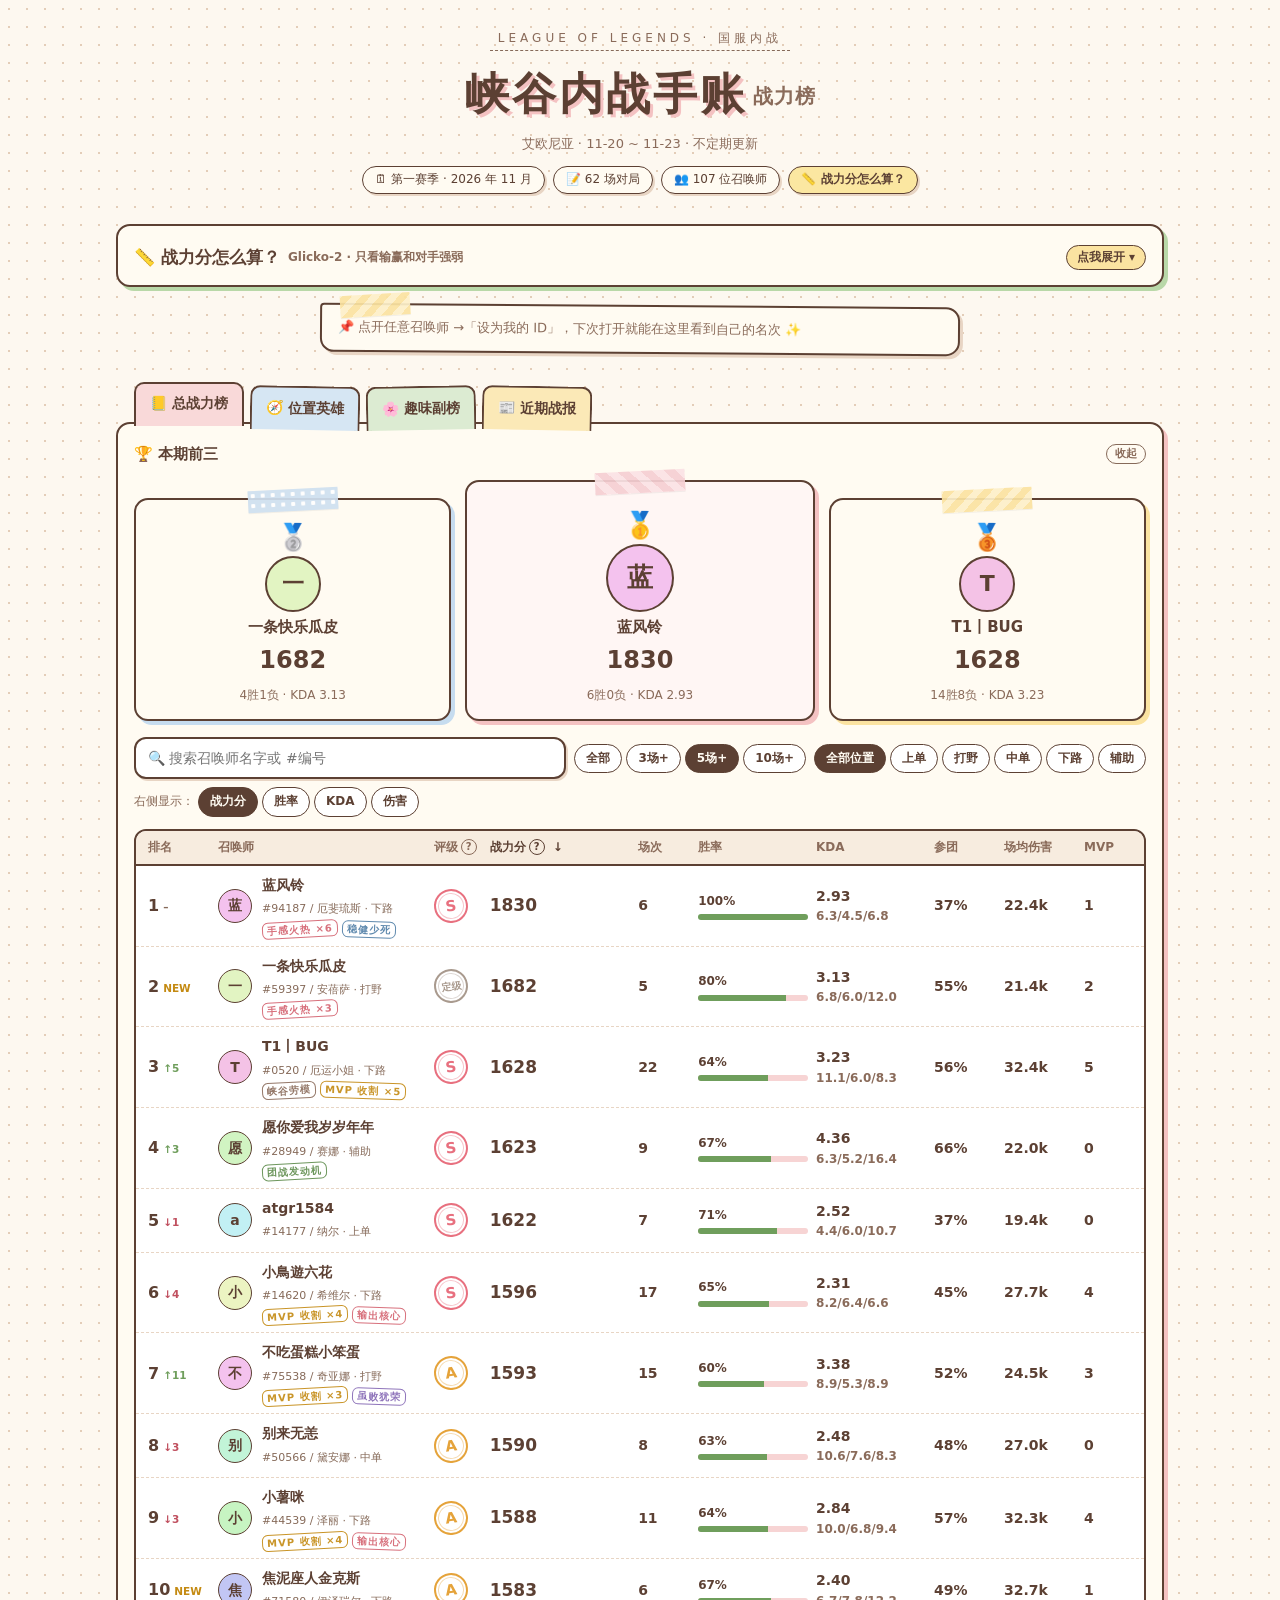
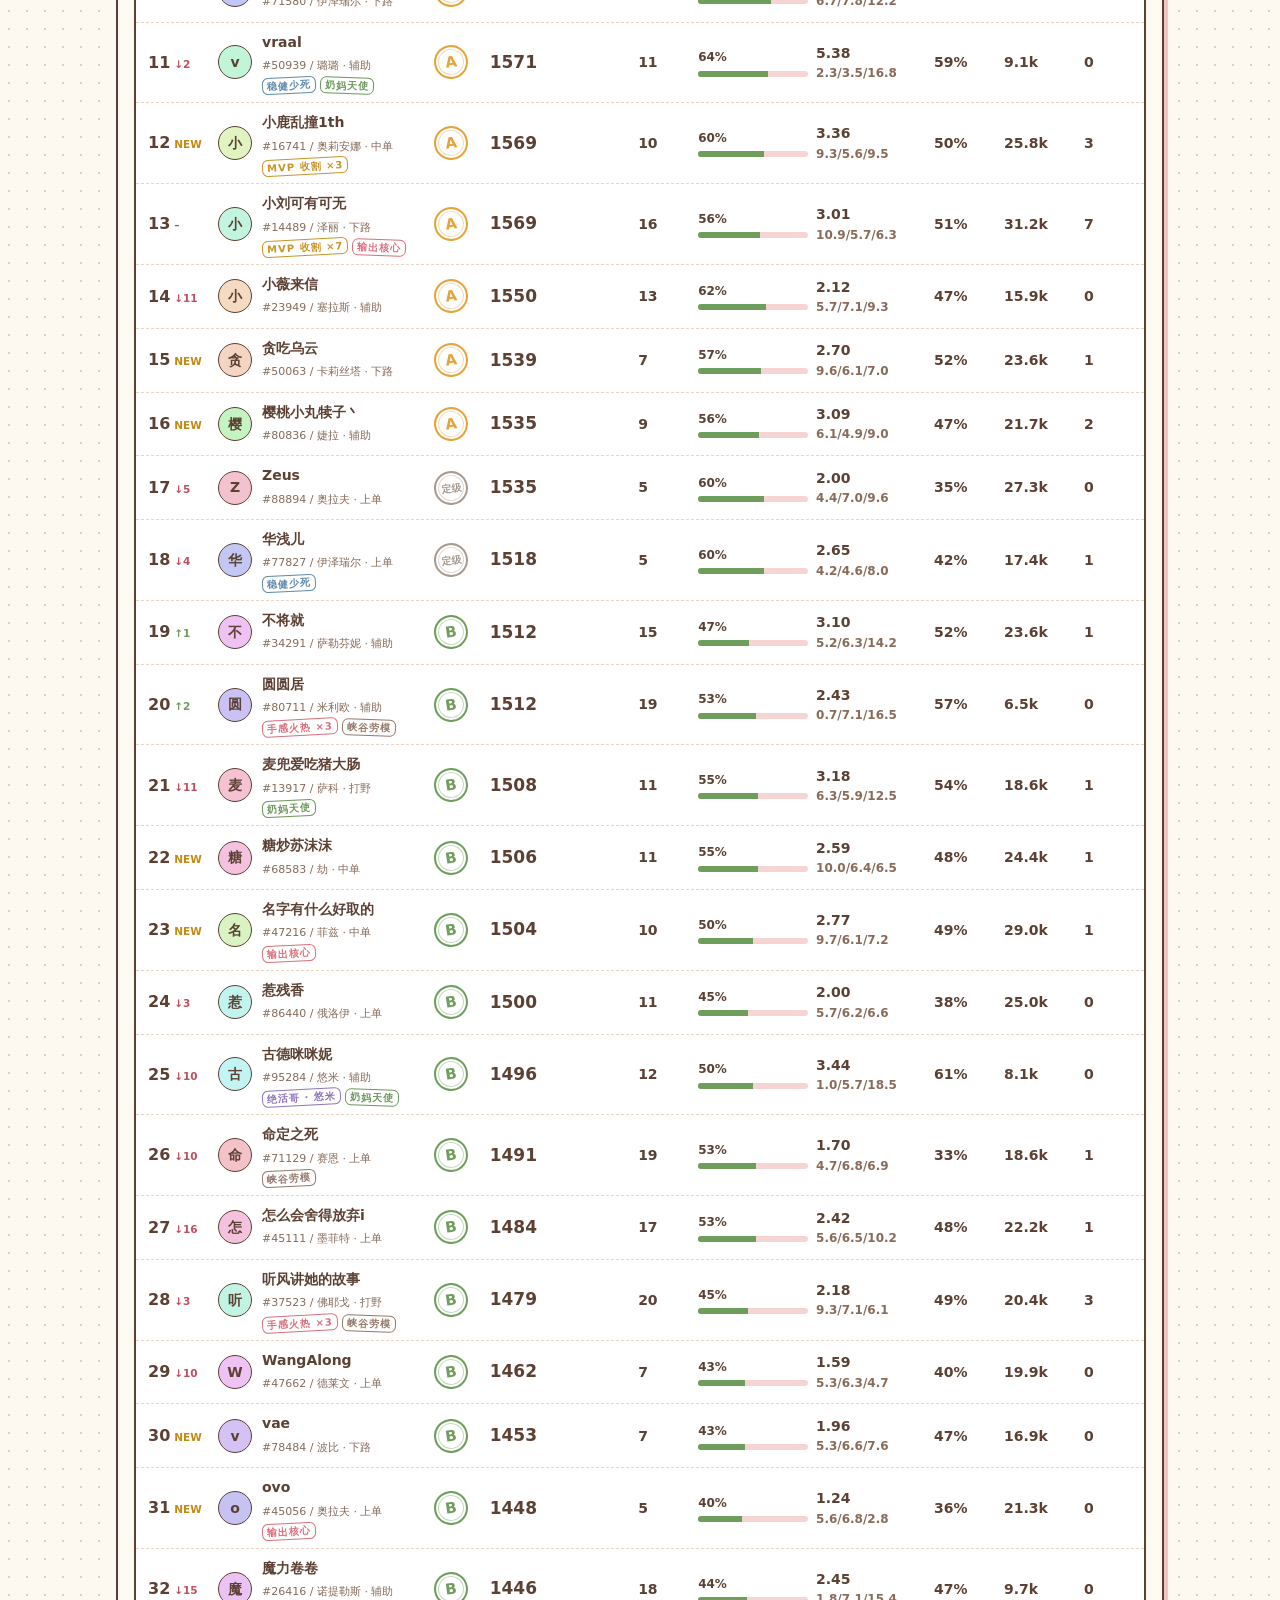
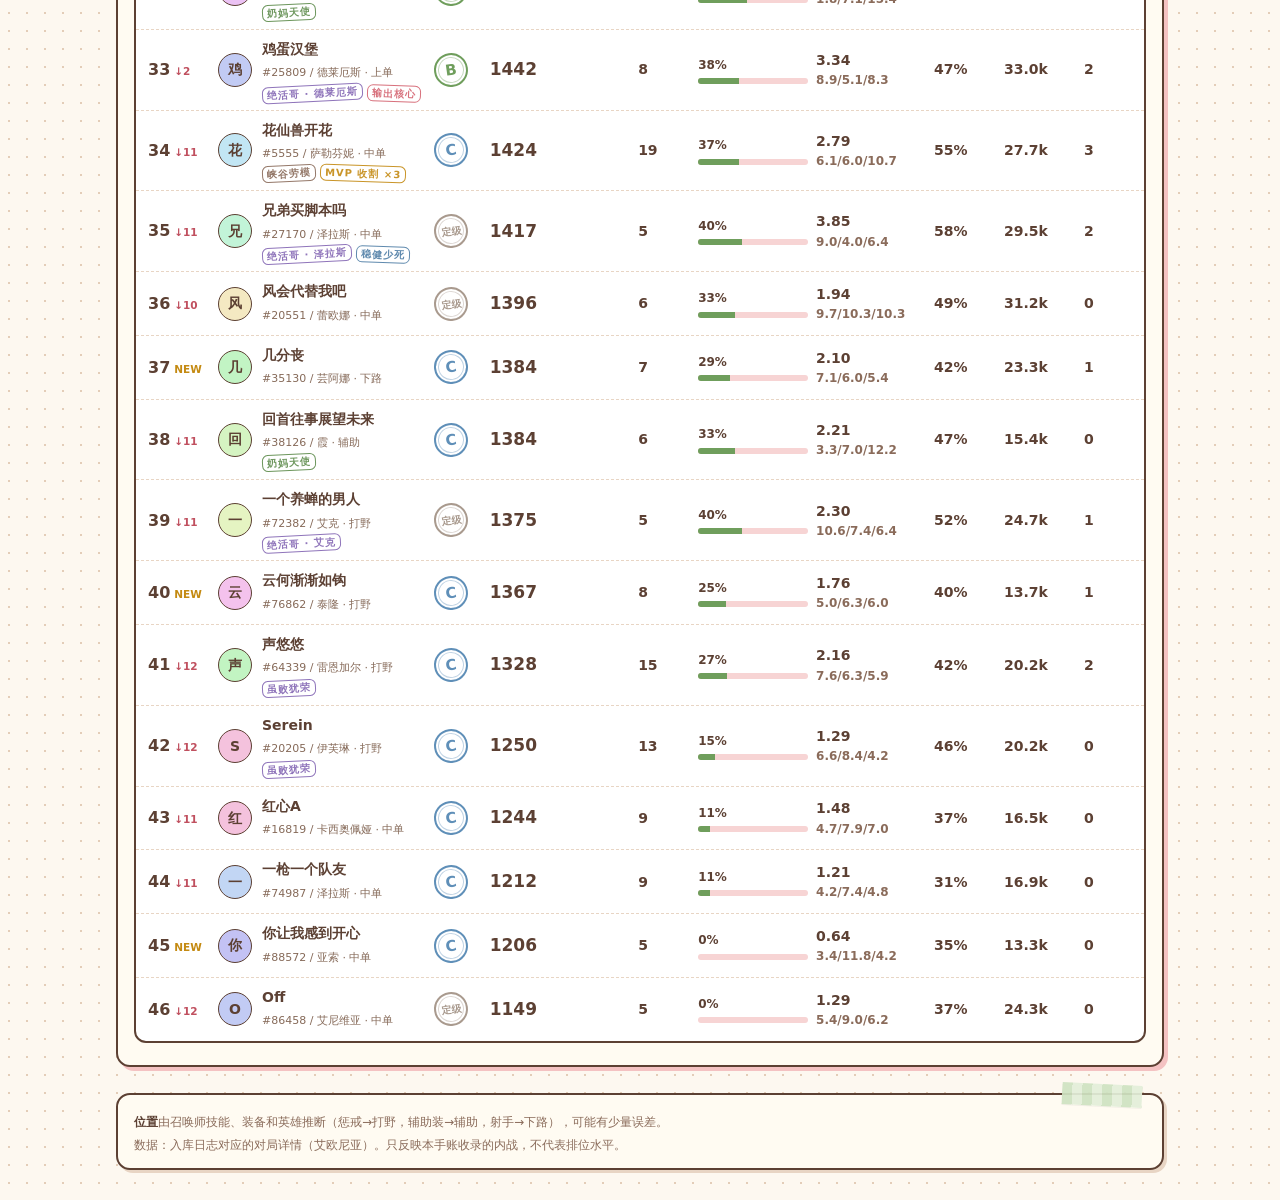
<file: power/v3/index.html>
<!DOCTYPE html>
<html lang="zh-CN">
<head>
<meta charset="utf-8">
<meta name="viewport" content="width=device-width, initial-scale=1, viewport-fit=cover">
<meta name="format-detection" content="telephone=no">
<title>峡谷内战手账 · 战力榜</title>
<style>
:root{
  --cream:#FDF8F0;--paper:#FFFBF2;--cocoa:#5C4033;--cocoa2:#8a6b5a;--cocoa3:#866a59;--line:#e8d5c4;
  --pink:#F4C2C2;--pink2:#e88f9c;--matcha:#b9d8a8;--matcha2:#6f9e5c;--butter:#fbe3a1;--butter2:#d9a520;--tea:#e8d5c4;--sky:#c6dcef;--sky2:#5f8fb8;--lav:#d9cdee;
  --S:#e8707f;--A:#e5a33a;--B:#6f9e5c;--C:#5f8fb8;--Q:#a99a8e;
}
*{box-sizing:border-box;margin:0;padding:0}
html{-webkit-text-size-adjust:100%}
body{background:var(--cream);color:var(--cocoa);font:14px/1.6 "Yuanti SC","YouYuan","幼圆","PingFang SC","Hiragino Maru Gothic ProN","Microsoft YaHei",system-ui,sans-serif;
  background-image:radial-gradient(#e3cdb8 1px,transparent 1.2px);background-size:18px 18px;padding-bottom:env(safe-area-inset-bottom)}
.n{font-family:"Arial Rounded MT Bold","Varela Round","Segoe UI",system-ui,sans-serif;font-variant-numeric:tabular-nums;font-weight:700}
button,select,input{font:inherit;color:inherit}
.wrap{max-width:1080px;margin:0 auto;padding:0 16px}
.tape{position:absolute;height:22px;width:110px;background:repeating-linear-gradient(45deg,#f6cfd3 0 8px,#fbe3e5 8px 16px);opacity:.92;box-shadow:0 1px 0 #0000000d;z-index:2}
.tape.g{background:repeating-linear-gradient(90deg,#cfe3c2 0 10px,#e3efda 10px 20px)}
.tape.y{background:repeating-linear-gradient(-45deg,#fbe3a1 0 7px,#fdf0c9 7px 14px)}
.tape.b{background:radial-gradient(#fff 2px,transparent 2.5px) 0 0/10px 10px,#cfe0f0}
.card{position:relative;background:var(--paper);border:2px solid var(--cocoa);border-radius:14px;box-shadow:4px 4px 0 var(--pink)}
.stamp{display:inline-block;border:1.8px solid currentColor;border-radius:6px;padding:0 6px;font-size:11px;line-height:18px;font-weight:800;letter-spacing:1px;transform:rotate(-3deg);opacity:.9;white-space:nowrap;
  box-shadow:inset 0 0 0 1px #ffffff80}
.stamp:nth-child(2n){transform:rotate(2deg)}
.s-pink{color:#d4626f}.s-green{color:#5e8c4c}.s-yel{color:#c48a12}.s-blue{color:#4f7ea6}.s-lav{color:#8467b4}.s-cocoa{color:var(--cocoa2)}

/* header */
header{padding:26px 0 8px;text-align:center;position:relative}
.kick{display:inline-block;font-size:12px;letter-spacing:4px;color:var(--cocoa2);border-bottom:1.5px dashed var(--cocoa3);padding:0 8px 2px}
h1{font-size:clamp(28px,6vw,44px);font-weight:900;letter-spacing:3px;margin:8px 0 4px;color:var(--cocoa);text-shadow:3px 3px 0 var(--pink)}
h1 small{font-size:.45em;letter-spacing:1px;color:var(--cocoa2);text-shadow:none;margin-left:6px;vertical-align:middle}
.sub{color:var(--cocoa2);font-size:13px}
.meta{display:flex;gap:8px;justify-content:center;flex-wrap:wrap;margin-top:12px}
.chip{background:var(--paper);border:1.5px solid var(--cocoa);border-radius:20px;padding:3px 12px;font-size:12px;box-shadow:2px 2px 0 var(--tea)}
.sel{appearance:none;-webkit-appearance:none;background:var(--butter) url("data:image/svg+xml,%3Csvg xmlns='http://www.w3.org/2000/svg' width='10' height='6'%3E%3Cpath d='M0 0l5 6 5-6z' fill='%235C4033'/%3E%3C/svg%3E") no-repeat right 10px center;
  -moz-appearance:none;border:1.5px solid var(--cocoa);border-radius:20px;padding:3px 26px 3px 12px;font-size:12px;font-weight:800;box-shadow:2px 2px 0 var(--tea);cursor:pointer}
.sel::-ms-expand{display:none}
/* popover */
.pop{position:absolute;z-index:60;max-width:260px;background:#fff;border:2px solid var(--cocoa);border-radius:12px;padding:10px 12px;font-size:12.5px;line-height:1.7;box-shadow:3px 3px 0 var(--matcha);display:none}
.pop.on{display:block}.pop b{display:block;font-size:13px}.pop a{color:#c0505f;font-weight:800;cursor:pointer;text-decoration:underline}
.sbox{position:relative;flex:1;min-width:180px;display:flex}.sbox .search{padding-right:34px}
.sbox .clr{position:absolute;right:8px;top:50%;transform:translateY(-50%);width:22px;height:22px;border-radius:50%;border:0;background:var(--tea);font-size:12px;cursor:pointer;display:none}
.sbox.has .clr{display:block}
.mcol{display:none}
.mt .hd .sc{margin-left:auto;font-size:11px}
.morebtn{display:block;width:100%;margin-top:6px;border:1.5px dashed var(--cocoa3);background:none;border-radius:8px;font-size:12px;font-weight:800;padding:3px;cursor:pointer;color:var(--cocoa2)}

/* rules */
.rules{margin:22px auto 0;padding:18px 16px 14px;box-shadow:4px 4px 0 var(--matcha)}
.rules .tape{top:-11px;left:24px;width:96px;transform:rotate(-3deg)}
.rules h2{font-size:17px;font-weight:900;display:flex;align-items:center;gap:8px;flex-wrap:wrap}
.rules h2 small{font-size:12px;font-weight:600;color:var(--cocoa2)}
.rules summary{list-style:none;cursor:pointer}.rules summary::-webkit-details-marker{display:none}
.rules .tog{margin-left:auto;font-size:12px;font-weight:700;background:var(--butter,#FBE7A1);border:1.5px solid var(--cocoa);border-radius:20px;padding:2px 10px}
.rules[open] .tog{font-size:0}.rules[open] .tog::after{content:"收起 ▴";font-size:12px}
.rules[open] summary{margin-bottom:12px}
.chip.how{cursor:pointer;background:#FBE7A1;font-weight:700}
.steps{display:grid;grid-template-columns:repeat(4,1fr);gap:10px;margin-top:14px}
.step{background:#fff;border:1.5px solid var(--cocoa);border-radius:12px;padding:12px 10px 8px;position:relative}
.step .no{position:absolute;top:-10px;left:10px;background:var(--butter);border:1.5px solid var(--cocoa);border-radius:10px;font-size:11px;font-weight:900;padding:0 7px}
.step b{display:block;font-size:14px}
.step p{font-size:12px;color:var(--cocoa2);line-height:1.65;margin-top:2px}
.step p em{font-style:normal;color:var(--cocoa);font-weight:800}
.legend{display:flex;gap:8px;flex-wrap:wrap;align-items:center;margin-top:12px;font-size:12px}
.legend .lg{display:flex;align-items:center;gap:5px;background:#fff;border:1.5px dashed var(--cocoa3);border-radius:20px;padding:2px 10px 2px 3px}
.legend .tier{width:24px;height:24px;font-size:11px;transform:none;box-shadow:none}
.legend .tier.q{font-size:8px}
.eg{margin-top:10px;font-size:12.5px;background:#fff8e1;border:1.5px dashed #e3c26a;border-radius:10px;padding:8px 10px;line-height:1.85}
.eg b{color:#c0505f}.eg .pos{color:var(--matcha2);font-weight:900}.eg .neg{color:#c0505f;font-weight:900}
.qm{display:inline-grid;place-items:center;width:16px;height:16px;border-radius:50%;border:1.5px solid currentColor;font-size:10px;margin-left:3px;cursor:pointer;vertical-align:1px;line-height:1}
/* role / champ */
.rolegrid{display:grid;grid-template-columns:repeat(5,1fr);gap:12px}
.rc{border:2px solid var(--cocoa);border-radius:12px;background:#fff;padding:10px 10px 6px;box-shadow:3px 3px 0 var(--c)}
.rc h3{font-size:15px;font-weight:900;display:flex;justify-content:space-between;align-items:baseline;gap:6px}
.rc h3 small{font-size:11px;color:var(--cocoa2);font-weight:600}
.rc ol{list-style:none;margin-top:6px}
.rc li{display:grid;grid-template-columns:16px minmax(0,1fr) auto;gap:6px;font-size:12.5px;padding:4px 0;border-bottom:1px dashed var(--line);cursor:pointer;align-items:center}
.rc li:last-child{border-bottom:0}.rc li i{font-style:normal;font-weight:900;color:var(--cocoa3)}
.rc li span{min-width:0}.rc li span b{display:block;white-space:nowrap;overflow:hidden;text-overflow:ellipsis;font-weight:800}.rc li small{display:block;font-size:10.5px;color:var(--cocoa2)}
.subh{font-size:15px;font-weight:900;margin:6px 0 10px;display:flex;align-items:center;gap:8px;flex-wrap:wrap}
.subh+.subh,.rolegrid+.subh{margin-top:24px}
.ctbl{border:2px solid var(--cocoa);border-radius:12px;overflow:hidden;background:#fff}
.crow{display:grid;grid-template-columns:minmax(0,1.4fr) 54px 64px 130px 72px minmax(0,1.2fr);gap:8px;align-items:center;padding:7px 12px;border-bottom:1.5px dashed var(--line);font-size:13px}
.crow:last-child{border-bottom:0}
.crow.hd{background:#f7ecdf;font-size:12px;font-weight:900;color:var(--cocoa2);border-bottom:2px solid var(--cocoa)}
.crow.hd div{cursor:pointer;white-space:nowrap}.crow.hd div.on{color:var(--cocoa)}
.cn{display:flex;align-items:center;gap:8px;min-width:0}.cn b{white-space:nowrap;overflow:hidden;text-overflow:ellipsis}
.cicon{width:28px;height:28px;border-radius:8px;border:1.5px solid var(--cocoa);flex:none;display:grid;place-items:center;font-size:12px;font-weight:900;background:var(--h)}
.rtag{font-size:10.5px;border:1px solid var(--cocoa3);border-radius:8px;padding:0 5px;color:var(--cocoa2);white-space:nowrap}
.best{font-size:12px;cursor:pointer;white-space:nowrap;overflow:hidden;text-overflow:ellipsis}
.dtbl{width:100%;border-collapse:collapse;font-size:12px;background:#fff;border:1.5px solid var(--cocoa);border-radius:10px;overflow:hidden}
.dtbl th{background:#f7ecdf;font-weight:900;color:var(--cocoa2);padding:5px 6px;text-align:right;white-space:nowrap}.dtbl th:first-child,.dtbl td:first-child{text-align:left}
.dtbl td{padding:5px 6px;border-top:1px dashed var(--line);text-align:right;white-space:nowrap}
.dtbl .pos{color:var(--matcha2);font-weight:900}.dtbl .neg{color:#c0505f;font-weight:900}
.chips2{display:flex;gap:6px;flex-wrap:wrap}
.chips2 span{font-size:12px;background:#fff;border:1.5px solid var(--line);border-radius:8px;padding:2px 8px;cursor:default}
.chips2 span b{margin-left:4px}
.guess{font-size:11px;color:var(--cocoa3);font-weight:600}
/* my card */
.me{margin:18px auto 0;max-width:640px;position:relative;background:var(--butter);border:2px solid var(--cocoa);border-radius:4px 14px 14px 14px;padding:12px 14px 12px 16px;box-shadow:3px 3px 0 #e8c97a;transform:rotate(-.6deg);display:flex;gap:12px;align-items:center}
.me .tape{top:-11px;left:18px;width:70px;transform:rotate(-4deg)}
.me .who{flex:1;min-width:0}
.me .who b{font-size:16px}.me .who .l2{font-size:12px;color:var(--cocoa2)}
.me .who .l3{font-size:12px;margin-top:2px}
.me .who .l3 em{font-style:normal;color:#c0505f;font-weight:900}
.me .x{background:none;border:1.5px solid var(--cocoa);border-radius:8px;padding:2px 8px;font-size:12px;cursor:pointer}
.me.hint{background:var(--paper);box-shadow:3px 3px 0 var(--tea);transform:rotate(.4deg);font-size:13px;color:var(--cocoa2)}

/* tabs */
.tabs{display:flex;gap:6px;padding:0 18px;margin-top:26px;position:relative;z-index:1}
.tab{border:2px solid var(--cocoa);border-bottom:0;border-radius:10px 10px 0 0;padding:8px 14px 10px;font-weight:900;font-size:14px;cursor:pointer;transform:translateY(6px) rotate(-1deg);transition:transform .15s;background:var(--c)}
.tab:nth-child(1){--c:#f9d9d9}.tab:nth-child(2){--c:#d6e6f3}.tab:nth-child(3){--c:#dcebd2}.tab:nth-child(4){--c:#fbe9b7}
.tab:nth-child(2n){transform:translateY(6px) rotate(1deg)}
.tab.on{transform:translateY(2px);padding-bottom:12px}
.tab:hover{transform:translateY(0)}
.main{padding:18px 16px 22px;margin-top:-2px}
.panel{display:none}.panel.on{display:block}

/* podium */
details.pod{margin-bottom:16px}
details.pod summary{list-style:none;cursor:pointer;font-weight:900;font-size:15px;display:flex;align-items:center;gap:8px;user-select:none}
details.pod summary::-webkit-details-marker{display:none}
details.pod summary::after{content:"收起";font-size:11px;color:var(--cocoa2);border:1.5px solid var(--cocoa3);border-radius:10px;padding:0 8px;margin-left:auto}
details.pod:not([open]) summary::after{content:"展开"}
.podium{display:grid;grid-template-columns:1fr 1.1fr 1fr;gap:14px;align-items:end;margin-top:14px}
.pc{position:relative;text-align:center;padding:24px 10px 14px;border:2px solid var(--cocoa);border-radius:14px;background:var(--paper);cursor:pointer;transition:transform .15s}
.pc:hover{transform:translateY(-3px)}
.pc .tape{top:-11px;left:50%;margin-left:-45px;width:90px;transform:rotate(-3deg)}
.pc.p1{box-shadow:4px 4px 0 var(--pink);padding-top:30px;background:#fff6f4}.pc.p2{box-shadow:4px 4px 0 var(--sky)}.pc.p3{box-shadow:4px 4px 0 var(--butter)}
.pc .medal{font-size:26px;line-height:1}
.av{width:56px;height:56px;border-radius:50%;border:2px solid var(--cocoa);display:grid;place-items:center;font-weight:900;font-size:22px;margin:6px auto;background:var(--h)}
.p1 .av{width:68px;height:68px;font-size:26px}
.pc .nm{font-weight:900;font-size:15px;word-break:break-all;line-height:1.3}
.pc .r{font-size:24px;margin-top:4px}.pc .r small{font-size:12px;color:var(--cocoa2);font-weight:600}
.pc .st{margin-top:6px;font-size:12px;color:var(--cocoa2)}

/* toolbar */
.tools{display:flex;gap:8px;flex-wrap:wrap;align-items:center;margin-bottom:12px}
.search{flex:1;min-width:180px;border:2px solid var(--cocoa);border-radius:12px;padding:8px 12px;background:#fff;outline:none;box-shadow:2px 2px 0 var(--tea)}
.search:focus{box-shadow:2px 2px 0 var(--pink)}
.pills{display:flex;gap:4px;flex-wrap:wrap}
.pill{border:1.5px solid var(--cocoa);background:#fff;border-radius:20px;padding:4px 11px;font-size:12px;font-weight:800;cursor:pointer}
.pill.on{background:var(--cocoa);color:var(--paper)}

/* table */
.tbl{border:2px solid var(--cocoa);border-radius:12px;overflow:hidden;background:#fff}
.row{display:grid;grid-template-columns:62px minmax(150px,1.7fr) 48px 1.15fr 52px .9fr .9fr 62px 72px 48px;gap:8px;align-items:center;padding:8px 12px;border-bottom:1.5px dashed var(--line)}
.row:last-child{border-bottom:0}
.row.hd{background:#f7ecdf;font-size:12px;font-weight:900;color:var(--cocoa2);border-bottom:2px solid var(--cocoa);padding-top:7px;padding-bottom:7px}
.row.hd div{cursor:pointer;white-space:nowrap}.row.hd div.on{color:var(--cocoa)}
.row.pl{cursor:pointer;min-height:56px}.row.pl:hover{background:#fff7ee}
.row.mine{background:#fff3c8}
.rk{display:flex;align-items:baseline;gap:4px}.rk b{font-size:16px}
.dl{font-size:10.5px;font-weight:900}.up{color:var(--matcha2)}.dn{color:#c0505f}.nw{color:#c48a12}.eq{color:var(--cocoa3)}
.nmc{display:flex;gap:10px;align-items:center;min-width:0}
.nmc .av{width:34px;height:34px;font-size:14px;margin:0;flex:none;border-width:1.5px}
.nmc .t{min-width:0}.nmc .t b{display:block;white-space:nowrap;overflow:hidden;text-overflow:ellipsis;font-weight:900}
.nmc .t .tg{font-size:11px;color:var(--cocoa3)}
.nmc .sts{display:flex;gap:4px;margin-top:2px;flex-wrap:wrap}
.nmc .sts .stamp{font-size:10px;line-height:15px;padding:0 4px}
.tier{width:34px;height:34px;border-radius:50%;display:grid;place-items:center;font-weight:900;font-size:15px;color:var(--c);border:2px solid var(--c);background:#fff;transform:rotate(-8deg);box-shadow:inset 0 0 0 2px #fff,inset 0 0 0 3px color-mix(in srgb,var(--c) 40%,transparent)}
.tier.q{font-size:10px;line-height:1.1;text-align:center;white-space:nowrap}
.row.hd .qm{margin-right:4px}
.rt b{font-size:17px}.rt small{color:var(--cocoa3);font-size:11px;margin-left:2px}
.wr{display:flex;flex-direction:column;gap:3px;font-size:12px}
.wbar{height:6px;border-radius:3px;background:#f7d4d4;overflow:hidden}.wbar i{display:block;height:100%;background:var(--matcha2)}
.muted{color:var(--cocoa2);font-size:12px}
.empty{padding:30px;text-align:center;color:var(--cocoa2)}
.more{display:block;margin:14px auto 0;border:2px solid var(--cocoa);background:var(--butter);border-radius:20px;padding:6px 22px;font-weight:900;cursor:pointer;box-shadow:2px 2px 0 #e8c97a}

/* fun boards */
.fun{display:grid;grid-template-columns:repeat(3,1fr);gap:20px 16px;padding-top:8px}
.fb{position:relative;padding:20px 14px 12px;border:2px solid var(--cocoa);border-radius:12px;background:#fff;box-shadow:3px 3px 0 var(--c,var(--tea))}
.fb:nth-child(3n+1){--c:var(--pink)}.fb:nth-child(3n+2){--c:var(--matcha)}.fb:nth-child(3n){--c:var(--butter)}
.fb .tape{top:-11px;left:14px;width:80px;transform:rotate(-4deg)}
.fb h3{font-size:15px;font-weight:900;display:flex;align-items:center;gap:6px}
.fb .ds{font-size:11px;color:var(--cocoa2);margin-bottom:6px}
.fb ol{list-style:none}
.fb li{display:flex;gap:8px;align-items:center;padding:5px 0;border-bottom:1px dashed var(--line);font-size:13px;cursor:pointer}
.fb li:last-child{border-bottom:0}
.fb li i{font-style:normal;width:18px;font-weight:900;color:var(--cocoa3)}
.fb li:nth-child(1) i{color:var(--S)}
.fb li span{flex:1;min-width:0;white-space:nowrap;overflow:hidden;text-overflow:ellipsis}
.fb li b{white-space:nowrap}

/* matches */
.mt{border:2px solid var(--cocoa);border-radius:12px;background:#fff;padding:12px;margin-bottom:12px;box-shadow:3px 3px 0 var(--tea)}
.mt .hd{display:flex;gap:8px;align-items:center;font-size:12px;color:var(--cocoa2);margin-bottom:8px;flex-wrap:wrap}
.mt .hd b{color:var(--cocoa);font-size:14px}
.teams{display:grid;grid-template-columns:1fr 1fr;gap:10px}
.team{border-radius:10px;padding:6px 8px;border:1.5px dashed var(--c);background:color-mix(in srgb,var(--c) 18%,#fff)}
.team.w{--c:var(--matcha2)}.team.l{--c:var(--pink2)}
.team .th{font-size:12px;font-weight:900;color:var(--c);margin-bottom:2px}
.team .p{display:grid;grid-template-columns:1fr auto 34px;gap:6px;font-size:12px;padding:2px 0;cursor:pointer}
.team .p span:first-child{white-space:nowrap;overflow:hidden;text-overflow:ellipsis}
.team .p .stamp{font-size:9px;line-height:13px;padding:0 3px;margin-left:3px}

/* modal */
.ov{position:fixed;inset:0;background:#5c403366;z-index:50;display:none;align-items:flex-end;justify-content:center}
.ov.on{display:flex}
@media(min-width:641px){.ov{align-items:center}}
.md{position:relative;width:min(560px,100%);max-height:92vh;overflow-y:auto;-webkit-overflow-scrolling:touch;background:var(--paper);border:2px solid var(--cocoa);border-radius:18px 18px 0 0;padding:26px 18px 22px;box-shadow:4px 4px 0 var(--pink)}
@media(min-width:641px){.md{border-radius:18px}}
.md .tape{top:10px;left:50%;margin-left:-60px;width:120px;transform:rotate(-2deg)}
.md .cl{position:absolute;top:10px;right:12px;width:32px;height:32px;border:2px solid var(--cocoa);border-radius:50%;background:#fff;font-size:16px;cursor:pointer;z-index:3}
.mh{display:flex;gap:14px;align-items:center;margin-top:12px}
.mh .av{width:66px;height:66px;font-size:26px;margin:0;flex:none}
.mh .t{flex:1;min-width:0}.mh h2{font-size:20px;font-weight:900;word-break:break-all;line-height:1.3}
.mh .tg{font-size:12px;color:var(--cocoa3)}
.mh .tier{width:52px;height:52px;font-size:22px}
.big{display:flex;gap:16px;align-items:baseline;flex-wrap:wrap;margin:14px 0 6px;padding:10px 12px;border:1.5px dashed var(--cocoa3);border-radius:12px;background:#fff}
.big .r{font-size:30px}.big .r small{font-size:13px;color:var(--cocoa2)}
.big .k{font-size:13px;color:var(--cocoa2)}.big .k b{color:var(--cocoa);font-size:15px}
.grid{display:grid;grid-template-columns:repeat(3,1fr);gap:8px;margin-top:10px}
.grid div{background:#fff;border:1.5px solid var(--cocoa);border-radius:10px;padding:6px 8px}
.grid span{display:block;font-size:11px;color:var(--cocoa2)}.grid b{font-size:16px}
.sec{font-size:13px;font-weight:900;margin:16px 0 6px;display:flex;align-items:center;gap:6px}
.sec::after{content:"";flex:1;border-bottom:1.5px dashed var(--cocoa3)}
.stamps{display:flex;gap:6px;flex-wrap:wrap}
.stamps .stamp{font-size:12px;line-height:22px;padding:0 8px}
.spark{width:100%;height:auto;display:block;background:#fff;border:1.5px solid var(--cocoa);border-radius:10px}
.gl{display:grid;grid-template-columns:8px 1fr auto 40px;gap:8px;align-items:center;padding:5px 0;border-bottom:1px dashed var(--line);font-size:12px}
.gl .s{width:8px;height:8px;border-radius:50%;background:var(--pink2)}.gl.w .s{background:var(--matcha2)}
.mates{display:grid;grid-template-columns:1fr 1fr;gap:6px}
.mates div{font-size:12px;background:#fff;border:1.5px solid var(--line);border-radius:8px;padding:4px 8px;display:flex;justify-content:space-between;cursor:pointer}
.acts{display:flex;gap:8px;margin-top:16px}
.btn{flex:1;border:2px solid var(--cocoa);border-radius:12px;padding:9px;font-weight:900;cursor:pointer;background:#fff;box-shadow:2px 2px 0 var(--tea)}
.btn.p{background:var(--pink)}.btn.y{background:var(--butter)}
.shot{text-align:center}
.shot img{width:100%;border:2px solid var(--cocoa);border-radius:12px;margin-top:8px}
.shot p{font-size:12px;color:var(--cocoa2);margin-top:6px}

footer{margin:26px 0 30px;font-size:12px;color:var(--cocoa2);line-height:1.9}
footer .card{padding:16px 16px 12px;box-shadow:3px 3px 0 var(--tea)}
footer .tape{top:-11px;right:20px;width:80px;transform:rotate(3deg)}
footer b{color:var(--cocoa)}

@media(max-width:900px){.fun{grid-template-columns:1fr 1fr}.rolegrid{grid-template-columns:repeat(3,1fr)}.steps{grid-template-columns:1fr 1fr;gap:14px 10px}}
@media(max-width:640px){
  .wrap{padding:0 10px}
  .tabs{padding:0 4px;gap:3px}.tab{padding:7px 6px 9px;font-size:12px;white-space:nowrap;flex:1 1 0;min-width:0;text-align:center}
  .main{padding:14px 10px 18px}
  .row{grid-template-columns:44px minmax(0,1fr) 38px 64px;gap:6px;padding:8px 8px}
  .row>div:nth-child(n+5){display:none}
  .tbl.m-wr .row>div:nth-child(4),.tbl.m-kda .row>div:nth-child(4),.tbl.m-dmg .row>div:nth-child(4){display:none}
  .tbl.m-wr .row>div:nth-child(6),.tbl.m-kda .row>div:nth-child(7),.tbl.m-dmg .row>div:nth-child(9){display:block;text-align:right}
  .mcol{display:flex}
  .nmc .t .tg{display:block;white-space:nowrap;overflow:hidden;text-overflow:ellipsis}
  .pill{padding:7px 12px;min-height:34px}
  .rk{flex-direction:column;gap:0;line-height:1.2}
  .nmc .sts{display:none}.nmc .av{width:30px;height:30px}
  .tier{width:30px;height:30px;font-size:13px}
  .rt{text-align:right}.rt small{display:block;margin:0}
  .podium{gap:8px}.pc{padding:20px 4px 10px}.pc .nm{font-size:12px}.pc .r{font-size:18px}.av{width:44px;height:44px;font-size:17px}.p1 .av{width:52px;height:52px}.pc .st{display:none}
  .fun{grid-template-columns:1fr}
  .teams{grid-template-columns:1fr}
  .grid{grid-template-columns:repeat(2,1fr)}
  .rolegrid{grid-template-columns:1fr 1fr;gap:10px}.steps{grid-template-columns:1fr 1fr;gap:14px 8px}.step{padding:12px 8px 6px}.step p{font-size:11.5px}
  .crow{grid-template-columns:minmax(0,1fr) 40px 50px 56px;padding:7px 8px;gap:6px}.crow>div:nth-child(4),.crow>div:nth-child(6){display:none}
  .rules{padding:16px 10px 12px}
  .dtbl{font-size:11px}.dtbl th,.dtbl td{padding:4px 3px}.dtbl th{white-space:normal;line-height:1.25}
}
@media(max-width:480px){.rolegrid{grid-template-columns:1fr}}
</style>
</head>
<body>
<div class="wrap">
  <header>
    <div class="kick">LEAGUE OF LEGENDS · 国服内战</div>
    <h1>峡谷内战手账<small>战力榜</small></h1>
    <div class="sub" id="sub">正在翻开手账…</div>
    <div class="meta"><select class="sel" id="period" aria-label="选择赛季"></select><span class="chip" id="mc"></span><span class="chip" id="pc"></span><span class="chip how" data-rules>📏 战力分怎么算？</span></div>
  </header>

  <details class="card rules" id="rules"><span class="tape g"></span>
    <summary><h2>📏 战力分怎么算？<small>Glicko-2 · 只看输赢和对手强弱</small><span class="tog">点我展开 ▾</span></h2></summary>
    <div class="steps">
      <div class="step"><span class="no">1</span><b>🌱 人人 1500 起步</b><p>新人都是 <em>1500 分</em>。系统刚开始“还看不准”，所以前几场涨跌会比较猛。</p></div>
      <div class="step"><span class="no">2</span><b>⚔️ 赢强队加得多</b><p>每场把<em>对面五人的平均分</em>当对手：赢比自己强的队大涨、赢弱队小涨；输给弱队扣得多。</p></div>
      <div class="step"><span class="no">3</span><b>📅 按内战日结算</b><p>每个内战日结束后统一结算。<em>KDA、伤害、评分都不影响分数</em>，打什么位置都公平。</p></div>
      <div class="step"><span class="no">4</span><b>🎯 打得越多越准</b><p>场次越多分数越稳，很久不来会变得不稳。<em>场次太少</em>会显示“定级中”，暂不参与评级。</p></div>
    </div>
    <div class="legend" id="legend"></div>
    <div class="eg" id="eg"></div>
  </details>

  <div id="me"></div>

  <nav class="tabs" role="tablist">
    <button class="tab on" data-t="board" role="tab">📒 总战力榜</button>
    <button class="tab" data-t="pos" role="tab">🧭 位置英雄</button>
    <button class="tab" data-t="fun" role="tab">🌸 趣味副榜</button>
    <button class="tab" data-t="games" role="tab">📰 近期战报</button>
  </nav>
  <main class="card main">
    <section class="panel on" id="p-board">
      <details class="pod" open><summary>🏆 本期前三</summary><div class="podium" id="podium"></div></details>
      <div class="tools">
        <div class="sbox"><input class="search" id="q" placeholder="🔍 搜索召唤师名字或 #编号" autocomplete="off"><button class="clr" data-clr="q" aria-label="清空">✕</button></div>
        <div class="pills" id="minN"><button class="pill" data-v="1">全部</button><button class="pill" data-v="3">3场+</button><button class="pill on" data-v="5">5场+</button><button class="pill" data-v="10">10场+</button></div>
        <div class="pills" id="roles"></div>
        <div class="pills mcol" id="mcol"><span class="muted" style="align-self:center">右侧显示：</span><button class="pill on" data-m="rating">战力分</button><button class="pill" data-m="wr">胜率</button><button class="pill" data-m="kda">KDA</button><button class="pill" data-m="dmg">伤害</button></div>
      </div>
      <div class="tbl" id="tbl"></div>
    </section>
    <section class="panel" id="p-pos">
      <div class="subh">🧭 分位置战力榜 <span class="guess">按每人最常打的位置归类 · 至少 3 场</span></div>
      <div class="rolegrid" id="rolegrid"></div>
      <div class="subh">🎯 英雄数据 <span class="guess" id="chint"></span></div>
      <div class="tools"><div class="sbox"><input class="search" id="cq" placeholder="🔍 搜索英雄" autocomplete="off"><button class="clr" data-clr="cq" aria-label="清空">✕</button></div><div class="pills" id="croles"></div><div class="pills" id="cmin"><button class="pill on" data-cm="3">出场 3 次+</button><button class="pill" data-cm="1">全部英雄</button></div></div>
      <div class="ctbl" id="ctbl"></div>
    </section>
    <section class="panel" id="p-fun"><div class="fun" id="fun"></div></section>
    <section class="panel" id="p-games"><div id="games"></div><button class="more" id="more">再翻一页</button></section>
  </main>

  <footer><div class="card"><span class="tape g"></span>
    <b>位置</b>由召唤师技能、装备和英雄推断（惩戒→打野，辅助装→辅助，射手→下路），可能有少量误差。<br>
    <span id="src"></span>
  </div></footer>
</div>

<div class="ov" id="ov"><div class="md" id="md"></div></div>
<div class="pop" id="pop"></div>

<script>
(function(){
"use strict";
var $=function(s){return document.querySelector(s)};
function esc(s){return String(s).replace(/[&<>"']/g,function(c){return{"&":"&amp;","<":"&lt;",">":"&gt;",'"':"&quot;","'":"&#39;"}[c]})}
function f(v,d){return Number(v).toFixed(d||0)}
function short(n){return n.split("#")[0]}
function tagOf(n){var i=n.indexOf("#");return i<0?"":n.slice(i)}
function hue(s){var h=0;for(var i=0;i<s.length;i++)h=(h*31+s.charCodeAt(i))%360;return h}
function avBg(n){var h=hue(n);return "hsl("+h+" 70% 86%)"}
function first(n){return Array.from(short(n))[0]||"?"}
var ME_KEY="lol_scrapbook_me";
var ST={raw:null,period:"all",minN:5,q:"",role:"",sort:"rating",desc:true,tab:"board",shown:8,me:"",mcol:"rating",cmin:3,rexp:{}};
try{ST.me=localStorage.getItem(ME_KEY)||""}catch(e){}
var V=null; // computed view

/* ---------- Glicko-2 ---------- */
var SC=173.7178,TAU=0.5,R0=1500,RD0=350,VOL0=0.06,EPS=1e-6;
function g(phi){return 1/Math.sqrt(1+3*phi*phi/(Math.PI*Math.PI))}
function E(mu,muj,phij){return 1/(1+Math.exp(-g(phij)*(mu-muj)))}
function newVol(phi,sig,v,delta){
  var a=Math.log(sig*sig),A=a,B,fx=function(x){var ex=Math.exp(x);return ex*(delta*delta-phi*phi-v-ex)/(2*Math.pow(phi*phi+v+ex,2))-(x-a)/(TAU*TAU)};
  if(delta*delta>phi*phi+v)B=Math.log(delta*delta-phi*phi-v);else{var k=1;while(fx(a-k*TAU)<0)k++;B=a-k*TAU}
  var fA=fx(A),fB=fx(B),it=0;
  while(Math.abs(B-A)>EPS&&it++<100){var C=A+(A-B)*fA/(fB-fA),fC=fx(C);if(fC*fB<=0){A=B;fA=fB}else fA=fA/2;B=C;fB=fC}
  return Math.exp(A/2);
}
function runGlicko(matches){
  var days=[],byDay={};matches.forEach(function(m){if(!byDay[m.day]){byDay[m.day]=[];days.push(m.day)}byDay[m.day].push(m)});
  days.sort();
  var st={},snaps=[];
  days.forEach(function(day){
    var res={};
    byDay[day].forEach(function(m){
      m.players.forEach(function(p){if(!st[p.name])st[p.name]={mu:0,phi:RD0/SC,sig:VOL0}});
      [1,2].forEach(function(t){
        var mine=m.players.filter(function(p){return p.team===t}),opp=m.players.filter(function(p){return p.team!==t});
        if(!mine.length||!opp.length)return;
        var muj=opp.reduce(function(s,p){return s+st[p.name].mu},0)/opp.length;
        var phij=Math.sqrt(opp.reduce(function(s,p){return s+Math.pow(st[p.name].phi,2)},0))/opp.length;
        mine.forEach(function(p){(res[p.name]=res[p.name]||[]).push({muj:muj,phij:phij,s:p.win?1:0})});
      });
    });
    var nxt={};
    Object.keys(st).forEach(function(n){
      var o=st[n],r=res[n];
      if(!r){nxt[n]={mu:o.mu,phi:Math.min(Math.sqrt(o.phi*o.phi+o.sig*o.sig),RD0/SC),sig:o.sig};return}
      var vi=0,dsum=0;
      r.forEach(function(x){var gg=g(x.phij),e=E(o.mu,x.muj,x.phij);vi+=gg*gg*e*(1-e);dsum+=gg*(x.s-e)});
      var v=1/vi,delta=v*dsum,sig=newVol(o.phi,o.sig,v,delta),ps=Math.sqrt(o.phi*o.phi+sig*sig),phi=1/Math.sqrt(1/(ps*ps)+1/v);
      nxt[n]={mu:o.mu+phi*phi*dsum,phi:phi,sig:sig};
    });
    st=nxt;
    var snap={};Object.keys(st).forEach(function(n){snap[n]={r:R0+SC*st[n].mu,rd:SC*st[n].phi,played:!!res[n]}});
    snaps.push({day:day,s:snap});
  });
  return snaps;
}

/* ---------- compute view for a period ---------- */
function compute(){
  var all=ST.raw.matches,ms=ST.period==="all"?all:all.filter(function(m){return m.month===ST.period});
  var snaps=runGlicko(ms),cur=snaps.length?snaps[snaps.length-1].s:{},prev=snaps.length>1?snaps[snaps.length-2].s:null;
  var P={},hasRole=false,hasChamp=false;
  ms.forEach(function(m,mi){
    var tk={1:0,2:0},td={1:0,2:0};m.players.forEach(function(p){tk[p.team]+=p.k;td[p.team]+=p.dmg||0});
    var best=m.players.reduce(function(a,b){return b.score>a.score?b:a});
    var losers=m.players.filter(function(p){return!p.win}),svp=losers.length?losers.reduce(function(a,b){return b.score>a.score?b:a}):null;
    m.players.forEach(function(p){
      var o=P[p.name]=P[p.name]||{name:p.name,g:[]};
      if(p.role)hasRole=true;if(p.champ)hasChamp=true;
      o.g.push({m:m,p:p,kp:tk[p.team]?(p.k+p.a)/tk[p.team]*100:0,sh:td[p.team]?(p.dmg||0)/td[p.team]*100:0,mvp:p===best,svp:p===svp,
        mates:m.players.filter(function(q){return q.team===p.team&&q!==p}).map(function(q){return q.name})});
    });
  });
  var L=Object.keys(P).map(function(n){
    var o=P[n],G=o.g,c=G.length,w=0,k=0,d=0,a=0,sc=0,kp=0,sh=0,dmg=0,gold=0,mins=0,mvp=0,svp=0,roles={},champs={},mates={};
    G.forEach(function(x){var p=x.p;w+=p.win?1:0;k+=p.k;d+=p.d;a+=p.a;sc+=p.score||0;kp+=x.kp;sh+=x.sh;dmg+=p.dmg||0;gold+=p.gold||0;mins+=x.m.minutes||0;
      if(x.mvp)mvp++;if(x.svp)svp++;if(p.role)roles[p.role]=(roles[p.role]||0)+1;if(p.champ)champs[p.champ]=(champs[p.champ]||0)+1;
      x.mates.forEach(function(q){var t=mates[q]=mates[q]||{g:0,w:0};t.g++;t.w+=p.win?1:0})});
    var streak=0;for(var i=G.length-1;i>=0&&G[i].p.win;i--)streak++;
    var rr=cur[n]||{r:R0,rd:RD0};
    return {name:n,g:G,n:c,w:w,l:c-w,wr:w/c*100,k:k/c,d:d/c,a:a/c,kda:(k+a)/Math.max(d,1),score:sc/c,kp:kp/c,share:sh/c,dmg:dmg/c,dpm:mins?dmg/mins:0,gpm:mins?gold/mins:0,
      mvp:mvp,svp:svp,streak:streak,roleN:roles,champN:champs,rating:rr.r,rd:rr.rd,prev:prev&&prev[n]&&prev[n].played!==undefined&&hadGamesBefore(n,snaps)?prev[n]:null,
      role:topKey(roles),champs:Object.keys(champs).map(function(c){return[c,champs[c]]}).sort(function(a,b){return b[1]-a[1]}),mates:mates,
      hist:snaps.filter(function(s){return s.s[n]}).map(function(s){return{day:s.day,r:s.s[n].r,rd:s.s[n].rd}})};
  });
  // tiers by percentile of eligible players
  var el=L.filter(function(p){return p.n>=5}).map(function(p){return p.rating}).sort(function(a,b){return b-a});
  var th=el.length>=4?{S:el[Math.max(0,Math.ceil(el.length*.12)-1)],A:el[Math.max(0,Math.ceil(el.length*.35)-1)],B:el[Math.max(0,Math.ceil(el.length*.70)-1)]}:{S:1700,A:1600,B:1500};
  L.forEach(function(p){p.tier=p.rd>150?"Q":p.rating>=th.S?"S":p.rating>=th.A?"A":p.rating>=th.B?"B":"C"});
  // games-played top5 for 劳模
  var work=L.slice().sort(function(a,b){return b.n-a.n}).slice(0,5).map(function(p){return p.name});
  L.forEach(function(p){p.stamps=stampsOf(p,work)});
  var days=snaps.map(function(s){return s.day});
  return {list:L,by:Object.fromEntries(L.map(function(p){return[p.name,p]})),matches:ms,hasRole:hasRole,hasChamp:hasChamp,days:days,th:th,prevSnap:prev,snaps:snaps};
}
function hadGamesBefore(n,snaps){if(snaps.length<2)return false;var p=snaps[snaps.length-2].s[n];return!!p}
function topKey(o){var b=null,v=0;for(var k in o)if(o[k]>v){v=o[k];b=k}return b}
function stampsOf(p,work){
  var s=[];
  if(p.streak>=3)s.push(["手感火热 ×"+p.streak,"s-pink"]);
  if(work.indexOf(p.name)>=0)s.push(["峡谷劳模","s-cocoa"]);
  if(p.mvp>=3)s.push(["MVP 收割 ×"+p.mvp,"s-yel"]);
  if(p.champs.length&&p.n>=5&&p.champs[0][1]/p.n>=.5)s.push(["绝活哥 · "+p.champs[0][0],"s-lav"]);
  if(p.n>=5&&p.d<=4.6)s.push(["稳健少死","s-blue"]);
  if(p.n>=5&&p.kp>=62)s.push(["团战发动机","s-green"]);
  if(p.n>=5&&p.share>=25)s.push(["输出核心","s-pink"]);
  if(p.n>=5&&p.a>=12&&p.share<17)s.push(["奶妈天使","s-green"]);
  if(p.svp>=3)s.push(["虽败犹荣","s-lav"]);
  if(p.n<=2)s.push(["新人报到","s-yel"]);
  return s;
}

/* ---------- ranking for current filters ---------- */
function ranked(minN){
  var cur=V.list.filter(function(p){return p.n>=minN&&(!ST.role||p.role===ST.role)}).sort(function(a,b){return b.rating-a.rating});
  cur.forEach(function(p,i){p.rank=i+1});
  // previous ranks (same filter, games before last day)
  var lastDay=V.days[V.days.length-1];
  var prevList=V.list.filter(function(p){return p.prev&&p.g.filter(function(x){return x.m.day!==lastDay}).length>=minN&&(!ST.role||p.role===ST.role)})
    .sort(function(a,b){return b.prev.r-a.prev.r});
  var pr={};prevList.forEach(function(p,i){pr[p.name]=i+1});
  cur.forEach(function(p){p.prank=pr[p.name]||null});
  return cur;
}
function deltaHtml(p){
  if(!V.prevSnap)return "";
  if(!p.prank)return '<span class="dl nw">NEW</span>';
  var d=p.prank-p.rank;return d>0?'<span class="dl up">↑'+d+'</span>':d<0?'<span class="dl dn">↓'+(-d)+'</span>':'<span class="dl eq">–</span>';
}
function tierHtml(p,cls){return p.tier==="Q"?'<div class="tier q '+(cls||"")+'" style="--c:var(--Q)">定级</div>':'<div class="tier '+(cls||"")+'" style="--c:var(--'+p.tier+')">'+p.tier+'</div>'}
function stampHtml(s,max){return s.slice(0,max||9).map(function(x){return'<span class="stamp '+x[1]+'">'+esc(x[0])+'</span>'}).join("")}

/* ---------- render ---------- */
function renderHeader(){
  var ms=V.matches,first=ms[0],last=ms[ms.length-1];
  $("#sub").textContent=(ST.raw.region||"")+" · "+(first?first.time.slice(5,10):"")+" ~ "+(last?last.time.slice(5,10):"")+" · 不定期更新";
  $("#mc").textContent="📝 "+ms.length+" 场对局";$("#pc").textContent="👥 "+V.list.length+" 位召唤师";
  $("#src").textContent="数据：入库日志对应的对局详情（"+(ST.raw.region||"")+"）。只反映本手账收录的内战，不代表排位水平。";
}
function renderMe(){
  var box=$("#me");var p=ST.me&&V.by[ST.me];
  if(!ST.me){box.innerHTML='<div class="me hint"><span class="tape y"></span>📌 点开任意召唤师 →「设为我的 ID」，下次打开就能在这里看到自己的名次 ✨</div>';return}
  if(!p){box.innerHTML='<div class="me hint"><span class="tape y"></span>📌 本期还没有「'+esc(short(ST.me))+'」的对局记录 <button class="x" data-unme>换一个</button></div>';return}
  var L=ranked(1),i=L.indexOf(p),above=i>0?L[i-1]:null;
  box.innerHTML='<div class="me" data-n="'+esc(p.name)+'"><span class="tape y"></span><div class="av" style="background:'+avBg(p.name)+';width:44px;height:44px;font-size:18px;margin:0">'+esc(first(p.name))+'</div>'+
    '<div class="who"><b>'+esc(short(p.name))+'</b> <span class="muted">'+esc(tagOf(p.name))+'</span>'+
    '<div class="l2">我的名片 · 全员第 <b class="n">'+(i+1)+'</b> / '+L.length+' 名 · '+(p.tier==="Q"?"定级中":p.tier+" 级")+' · <span class="n">'+f(p.rating)+'</span></div>'+
    '<div class="l3">'+(above?'再涨 <em class="n">'+f(above.rating-p.rating+1)+'</em> 分就能超过 '+esc(short(above.name)):'🎉 你就是全员第一！')+'</div></div>'+
    '<button class="x" data-unme>取消</button></div>';
}
function renderPodium(){
  var L=ranked(Math.max(ST.minN,1)).slice(0,3),ord=[1,0,2],md=["🥈","🥇","🥉"],tp=["b","","y"];
  $("#podium").innerHTML=ord.map(function(i){var p=L[i];if(!p)return"<div></div>";
    return '<div class="pc p'+(i+1)+'" data-n="'+esc(p.name)+'"><span class="tape '+tp[ord.indexOf(i)]+'"></span><div class="medal">'+md[ord.indexOf(i)]+'</div>'+
      '<div class="av" style="background:'+avBg(p.name)+'">'+esc(first(p.name))+'</div><div class="nm">'+esc(short(p.name))+'</div>'+
      '<div class="r n">'+f(p.rating)+'</div><div class="st">'+p.w+'胜'+p.l+'负 · KDA '+f(p.kda,2)+'</div></div>'}).join("");
}
var COLS=[["rank","排名"],["name","召唤师"],["tier","评级<span class=\"qm\" data-tip=\"tier\">?</span>"],["rating","战力分<span class=\"qm\" data-tip=\"rating\">?</span>"],["n","场次"],["wr","胜率"],["kda","KDA"],["kp","参团"],["dmg","场均伤害"],["mvp","MVP"]];
function kfmt(v){return v>=1000?f(v/1000,1)+"k":f(v)}
function renderTable(){
  var L=ranked(ST.minN),q=ST.q.trim().toLowerCase();
  var R=L.filter(function(p){return!q||p.name.toLowerCase().indexOf(q)>=0});
  var key=ST.sort==="rank"||ST.sort==="tier"?"rating":ST.sort;
  R.sort(function(a,b){var x=a[key],y=b[key];var c=typeof x==="string"?x.localeCompare(y,"zh"):x-y;return ST.desc?-c:c});
  var hd='<div class="row hd">'+COLS.map(function(c){return'<div data-k="'+c[0]+'" class="'+(ST.sort===c[0]?"on":"")+'">'+c[1]+(ST.sort===c[0]?(ST.desc?" ↓":" ↑"):"")+'</div>'}).join("")+'</div>';
  $("#tbl").className="tbl m-"+ST.mcol;
  $("#tbl").innerHTML=hd+(R.length?R.map(function(p){
    return '<div class="row pl'+(p.name===ST.me?" mine":"")+'" data-n="'+esc(p.name)+'">'+
      '<div class="rk"><b class="n">'+p.rank+'</b>'+deltaHtml(p)+'</div>'+
      '<div class="nmc"><div class="av" style="background:'+avBg(p.name)+'">'+esc(first(p.name))+'</div><div class="t"><b>'+esc(short(p.name))+'</b><span class="tg">'+esc(tagOf(p.name))+(p.champs.length?" / "+esc(p.champs[0][0]):"")+(p.role?" · "+esc(p.role):"")+'</span><div class="sts">'+stampHtml(p.stamps,2)+'</div></div></div>'+
      '<div>'+tierHtml(p)+'</div>'+
      '<div class="rt"><b class="n">'+f(p.rating)+'</b></div>'+
      '<div class="n">'+p.n+'</div>'+
      '<div class="wr"><span class="n">'+f(p.wr)+'%</span><div class="wbar"><i style="width:'+p.wr+'%"></i></div></div>'+
      '<div><span class="n">'+f(p.kda,2)+'</span><div class="muted n">'+f(p.k,1)+'/'+f(p.d,1)+'/'+f(p.a,1)+'</div></div>'+
      '<div class="n">'+f(p.kp)+'%</div><div class="n">'+kfmt(p.dmg)+'</div><div class="n">'+p.mvp+'</div></div>'}).join(""):'<div class="empty">(´・ω・`) 没找到这位召唤师<br><button class="more" data-reset>重置筛选</button></div>');
}
function wilson(w,n){var z=1.28,p=w/n;return(p+z*z/(2*n)-z*Math.sqrt(p*(1-p)/n+z*z/(4*n*n)))/(1+z*z/n)}
function renderFun(){
  var L=V.list,el=L.filter(function(p){return p.n>=5});
  var pairs={};V.matches.forEach(function(m){[1,2].forEach(function(t){var T=m.players.filter(function(p){return p.team===t}).map(function(p){return p.name}).sort(),win=m.players.some(function(p){return p.team===t&&p.win});
    for(var i=0;i<T.length;i++)for(var j=i+1;j<T.length;j++){var k=T[i]+"|"+T[j],o=pairs[k]=pairs[k]||{g:0,w:0};o.g++;o.w+=win?1:0}})});
  var duo=Object.keys(pairs).filter(function(k){return pairs[k].g>=4}).map(function(k){var o=pairs[k];return{k:k,g:o.g,w:o.w,s:wilson(o.w,o.g)}}).sort(function(a,b){return b.s-a.s}).slice(0,5);
  var lastDay=V.days[V.days.length-1];
  var imp=L.filter(function(p){return p.prev&&p.g.some(function(x){return x.m.day===lastDay})}).map(function(p){return{p:p,v:p.rating-p.prev.r}}).sort(function(a,b){return b.v-a.v}).slice(0,5);
  function top(arr,key,asc,fmt){return arr.slice().sort(function(a,b){return asc?a[key]-b[key]:b[key]-a[key]}).slice(0,5).map(function(p){return{p:p,v:fmt(p)}})}
  var boards=[
    ["💞","最佳拍档","同队 4 场以上 · 按保守胜率",duo.map(function(d){var a=d.k.split("|");return{html:'<span>'+esc(short(a[0]))+' & '+esc(short(a[1]))+'</span><b class="n">'+d.w+'胜'+(d.g-d.w)+'负</b>',n:a[0]}}),"y"],
    ["📈","进步最快",lastDay?"最近一个内战日（"+lastDay.slice(5)+"）涨分":"",imp.map(function(x){return{p:x.p,v:(x.v>=0?"+":"")+f(x.v)}}),"g"],
    ["🐝","峡谷劳模","本期场次最多",top(L,"n",false,function(p){return p.n+" 场"}),""],
    ["👑","MVP 收割机","全场评分最高次数",top(L,"mvp",false,function(p){return p.mvp+" 次"}),"y"],
    ["💎","虽败犹荣","败方评分最高次数",top(L,"svp",false,function(p){return p.svp+" 次"}),"b"],
    ["🔥","人头狂魔","5 场以上 · 场均击杀",top(el,"k",false,function(p){return f(p.k,1)+" 杀"}),""],
    ["🍡","助攻之王","5 场以上 · 场均助攻",top(el,"a",false,function(p){return f(p.a,1)+" 助"}),"g"],
    ["⚔️","伤害之王","5 场以上 · 分均伤害",top(el,"dpm",false,function(p){return f(p.dpm)}),"y"],
    ["🛡️","不死之身","5 场以上 · 场均死亡最少",top(el,"d",true,function(p){return f(p.d,1)+" 死"}),"b"]
  ];
  if(V.hasChamp)boards.push(["🎯","绝活榜","单英雄使用占比",top(el.filter(function(p){return p.champs.length}).map(function(p){p._cs=p.champs[0][1]/p.n;return p}),"_cs",false,function(p){return esc(p.champs[0][0])+" "+f(p._cs*100)+"%"}),"g"]);
  if(L.some(function(p){return p.g.some(function(x){return x.p.taken})}))boards.push(["🧱","承伤之王","5 场以上 · 场均承伤",top(el.map(function(p){p._tk=p.g.reduce(function(s,x){return s+(x.p.taken||0)},0)/p.n;return p}),"_tk",false,function(p){return f(p._tk/1000,1)+"k"}),""]);
  $("#fun").innerHTML=boards.map(function(b){return'<div class="fb"><span class="tape '+b[4]+'"></span><h3>'+b[0]+' '+b[1]+'</h3><div class="ds">'+b[2]+'</div><ol>'+
    (b[3].length?b[3].map(function(x,i){return x.html?'<li data-n="'+esc(x.n)+'"><i>'+(i+1)+'</i>'+x.html+'</li>':'<li data-n="'+esc(x.p.name)+'"><i>'+(i+1)+'</i><span>'+esc(short(x.p.name))+'</span><b class="n">'+x.v+'</b></li>'}).join(""):'<li class="muted">暂时还没有人上榜～</li>')+'</ol></div>'}).join("");
}
function renderGames(){
  var ms=V.matches.slice().reverse();
  $("#games").innerHTML=ms.slice(0,ST.shown).map(function(m){
    var best=m.players.reduce(function(a,b){return b.score>a.score?b:a}),los=m.players.filter(function(p){return!p.win}),svp=los.length?los.reduce(function(a,b){return b.score>a.score?b:a}):null;
    function team(t){var P=m.players.filter(function(p){return p.team===t}),w=P.some(function(p){return p.win}),k=P.reduce(function(s,p){return s+p.k},0);
      return'<div class="team '+(w?"w":"l")+'"><div class="th">'+(w?"🎉 胜利":"🍂 失败")+' · '+k+' 杀</div>'+P.map(function(p){return'<div class="p" data-n="'+esc(p.name)+'"><span>'+(p.champ?'<span class="muted">'+esc(p.champ)+'</span> ':'')+esc(short(p.name))+(p===best?'<span class="stamp s-yel">MVP</span>':p===svp?'<span class="stamp s-lav">SVP</span>':"")+'</span><span class="n muted">'+p.k+'/'+p.d+'/'+p.a+'</span><span class="n">'+f(p.score,1)+'</span></div>'}).join("")+'</div>'}
    return'<div class="mt"><div class="hd"><b>'+esc(m.mode||"内战")+'</b><span class="n">'+esc(m.time.slice(5,16))+'</span>'+(m.minutes?'<span>⏱ '+f(m.minutes,1)+' 分钟</span>':"")+'<span class="sc muted">右侧数字＝本场评分</span></div><div class="teams">'+team(1)+team(2)+'</div></div>'}).join("")||'<div class="empty">本期还没有战报</div>';
  $("#more").style.display=ST.shown>=ms.length?"none":"block";
}
function renderRoles(){
  var box=$("#roles");if(!V.hasRole){box.innerHTML="";ST.role="";return}
  var rs=["上单","打野","中单","下路","辅助"].filter(function(r){return V.list.some(function(p){return p.role===r})});
  box.innerHTML=['<button class="pill'+(ST.role?"":" on")+'" data-r="">全部位置</button>'].concat(rs.map(function(r){return'<button class="pill'+(ST.role===r?" on":"")+'" data-r="'+r+'">'+r+'</button>'})).join("");
}
var ROLES=["上单","打野","中单","下路","辅助"],RCOL={"上单":"var(--pink)","打野":"var(--matcha)","中单":"var(--sky)","下路":"var(--butter)","辅助":"var(--lav)"};
function renderRules(){
  var th=V.th,lg=[["S","前 12%","≥ "+f(th.S)],["A","12–35%","≥ "+f(th.A)],["B","35–70%","≥ "+f(th.B)],["C","其余",""]];
  $("#legend").innerHTML='<b style="font-size:13px">评级怎么分：</b>'+lg.map(function(x){return'<span class="lg"><span class="tier" style="--c:var(--'+x[0]+')">'+x[0]+'</span>'+x[1]+(x[2]?' <span class="n muted">'+x[2]+'</span>':"")+'</span>'}).join("")+
    '<span class="lg"><span class="tier q" style="--c:var(--Q)">定级</span>场次太少</span><span class="muted">（按本期 5 场以上的人排百分位）</span>';
  // live example: biggest single-day gain among players with prior rating
  var best=null;
  V.list.forEach(function(p){for(var i=1;i<p.hist.length;i++){var d=p.hist[i].r-p.hist[i-1].r,day=p.hist[i].day,g=p.g.filter(function(x){return x.m.day===day});
    if(g.length>=3&&p.hist[i-1].rd<130&&(!best||Math.abs(d)>Math.abs(best.d)))best={p:p,d:d,day:day,g:g,from:p.hist[i-1]}}});
  if(!best){$("#eg").innerHTML="";return}
  var w=best.g.filter(function(x){return x.p.win}).length,l=best.g.length-w;
  var opp=best.g.map(function(x){var o=x.m.players.filter(function(q){return q.team!==x.p.team});return o.reduce(function(s,q){return s+(V.snaps.filter(function(s2){return s2.day<best.day}).slice(-1)[0]||{s:{}}).s[q.name]?s+((V.snaps.filter(function(s2){return s2.day<best.day}).slice(-1)[0].s[q.name]||{r:R0}).r):s+R0},0)/o.length});
  var avgOpp=opp.reduce(function(a,b){return a+b},0)/opp.length;
  $("#eg").innerHTML='🌰 <b>真实例子</b>：'+esc(short(best.p.name))+' 在 '+best.day.slice(5)+' 打了 '+best.g.length+' 场，<span class="pos">'+w+' 胜</span> <span class="neg">'+l+' 负</span>，对面平均约 <span class="n">'+f(avgOpp)+'</span> 分；赛前自己是 <span class="n">'+f(best.from.r)+'</span> → 当天结算 <span class="'+(best.d>=0?"pos":"neg")+' n">'+(best.d>=0?"+":"")+f(best.d)+'</span> 分。点开任意召唤师，能看到他每个内战日的加减分明细。';
}
function renderPos(){
  if(!V.hasRole){$("#rolegrid").innerHTML='<div class="muted">数据里还没有位置信息～</div>';}
  else $("#rolegrid").innerHTML=ROLES.map(function(r){
    var L=V.list.filter(function(p){return p.role===r&&p.n>=3}).sort(function(a,b){return b.rating-a.rating});
    var tot=0,win=0;V.list.forEach(function(p){p.g.forEach(function(x){if(x.p.role===r){tot++;win+=x.p.win?1:0}})});
    return'<div class="rc" style="--c:'+RCOL[r]+'"><h3>'+r+' <small>'+L.length+' 人</small></h3><ol>'+(L.length?L.slice(0,ST.rexp[r]?999:8).map(function(p,i){
      var rn=p.roleN[r]||0;return'<li data-n="'+esc(p.name)+'"><i>'+(i+1)+'</i><span><b>'+esc(short(p.name))+'</b><small>'+rn+'/'+p.n+' 场'+(p.champs.length?' · '+esc(p.champs[0][0]):'')+'</small></span><span class="n">'+f(p.rating)+'</span></li>'}).join(""):'<li class="muted">暂无</li>')+'</ol>'+(L.length>8?'<button class="morebtn" data-rexp="'+r+'">'+(ST.rexp[r]?'收起 ▴':'展开全部 '+L.length+' 人 ▾')+'</button>':'')+'</div>'}).join("");
  // champion table
  var C={};V.list.forEach(function(p){p.g.forEach(function(x){var q=x.p;if(!q.champ)return;var c=C[q.champ]=C[q.champ]||{name:q.champ,n:0,w:0,k:0,d:0,a:0,dmg:0,roles:{},pl:{}};
    c.n++;c.w+=q.win?1:0;c.k+=q.k;c.d+=q.d;c.a+=q.a;c.dmg+=q.dmg||0;if(q.role)c.roles[q.role]=(c.roles[q.role]||0)+1;var u=c.pl[p.name]=c.pl[p.name]||{n:0,w:0};u.n++;u.w+=q.win?1:0})});
  var arr=Object.keys(C).map(function(k){var c=C[k];c.wr=c.w/c.n*100;c.kda=(c.k+c.a)/Math.max(c.d,1);c.dm=c.dmg/c.n;c.role=topKey(c.roles);
    c.best=Object.keys(c.pl).map(function(n){return{n:n,g:c.pl[n].n,w:c.pl[n].w}}).sort(function(a,b){return b.g-a.g||b.w-a.w})[0];return c});
  V.champs=arr;
  $("#chint").textContent=arr.length?"本期共出场 "+arr.length+" 个英雄":"数据里还没有英雄信息～";
  $("#croles").innerHTML=['<button class="pill'+(ST.crole?"":" on")+'" data-cr="">全部</button>'].concat(ROLES.map(function(r){return'<button class="pill'+(ST.crole===r?" on":"")+'" data-cr="'+r+'">'+r+'</button>'})).join("");
  renderChamps();
}
function renderChamps(){
  var q=(ST.cq||"").trim(),A=(V.champs||[]).filter(function(c){return(!q||c.name.indexOf(q)>=0)&&(!ST.crole||c.role===ST.crole)&&(q||c.n>=ST.cmin)});
  var k=ST.csort||"n";A.sort(function(a,b){return ST.cdesc===false?a[k]-b[k]:b[k]-a[k]});
  var H=[["name","英雄"],["n","场次"],["wr","胜率"],["kda","KDA"],["dm","场均伤害"],["best","最常用的人"]];
  $("#ctbl").innerHTML='<div class="crow hd">'+H.map(function(h){return'<div data-ck="'+h[0]+'" class="'+(k===h[0]?"on":"")+'">'+h[1]+(k===h[0]?(ST.cdesc===false?" ↑":" ↓"):"")+'</div>'}).join("")+'</div>'+
    (A.length?A.map(function(c){return'<div class="crow"><div class="cn"><span class="cicon" style="--h:'+avBg(c.name)+'">'+esc(Array.from(c.name)[0])+'</span><b>'+esc(c.name)+'</b>'+(c.role?'<span class="rtag">'+c.role+'</span>':'')+'</div>'+
      '<div class="n">'+c.n+'</div><div class="n '+(c.wr>=50?"up":"dn")+'">'+f(c.wr)+'%</div><div><span class="n">'+f(c.kda,2)+'</span> <span class="muted n">'+f(c.k/c.n,1)+'/'+f(c.d/c.n,1)+'/'+f(c.a/c.n,1)+'</span></div>'+
      '<div class="n">'+kfmt(c.dm)+'</div><div class="best" data-n="'+esc(c.best.n)+'">'+esc(short(c.best.n))+' <span class="muted n">'+c.best.w+'胜'+(c.best.g-c.best.w)+'负</span></div></div>'}).join(""):'<div class="empty">(´・ω・`) 没有找到</div>');
}
function renderAll(){V=compute();renderHeader();renderRules();renderRoles();renderMe();renderPodium();renderTable();renderPos();renderFun();ST.shown=8;renderGames()}

/* ---------- modal ---------- */
function sparkSvg(p){
  var played=p.hist.filter(function(x){return p.g.some(function(g){return g.m.day===x.day})});
  var h=[{r:R0}].concat(played);if(h.length<2)return"";
  var W=340,H=150,PL=40,lo=Math.min.apply(null,h.map(function(x){return x.r})),hi=Math.max.apply(null,h.map(function(x){return x.r}));
  var step=hi-lo>200?100:50;lo=Math.floor((lo-10)/step)*step;hi=Math.ceil((hi+10)/step)*step;
  var X=function(i){return PL+12+i/(h.length-1)*(W-PL-30)},Y=function(v){return H-22-(v-lo)/(hi-lo)*(H-44)};
  var s="";
  for(var v=lo;v<=hi;v+=step)s+='<line x1="'+PL+'" x2="'+(W-6)+'" y1="'+Y(v)+'" y2="'+Y(v)+'" stroke="'+(v===R0?"#e3c26a":"#eee2d6")+'"'+(v===R0?' stroke-dasharray="4 4"':'')+'/><text x="'+(PL-6)+'" y="'+(Y(v)+4)+'" font-size="10" fill="#866a59" text-anchor="end">'+v+'</text>';
  s+='<polyline points="'+h.map(function(x,i){return X(i)+","+Y(x.r)}).join(" ")+'" fill="none" stroke="#e88f9c" stroke-width="3" stroke-linejoin="round" stroke-linecap="round"/>';
  h.forEach(function(x,i){var last=i===h.length-1;
    s+='<g><title>'+(i?x.day.slice(5):"起点")+'：'+f(x.r)+' 分</title><circle cx="'+X(i)+'" cy="'+Y(x.r)+'" r="'+(last?5.5:4.5)+'" fill="'+(last?"#e88f9c":"#fff")+'" stroke="#5C4033" stroke-width="2"/>'+
      '<text x="'+X(i)+'" y="'+(Y(x.r)-9)+'" font-size="'+(last?12:10)+'" font-weight="'+(last?900:700)+'" fill="#5C4033" text-anchor="middle">'+f(x.r)+'</text>'+
      '<text x="'+X(i)+'" y="'+(H-6)+'" font-size="10.5" fill="#866a59" text-anchor="middle">'+(i?x.day.slice(5):"起点")+'</text></g>'});
  return'<svg class="spark" viewBox="0 0 '+W+' '+H+'">'+s+'</svg><div class="muted" style="margin-top:4px">只画出战的内战日；没来的日子不画点。</div>';
}
function preDay(day){var s=V.snaps.filter(function(x){return x.day<day}).slice(-1)[0];return s?s.s:{}}
function dayTable(p){
  var rows=[],prev={r:R0};
  p.hist.forEach(function(h){var g=p.g.filter(function(x){return x.m.day===h.day});
    if(g.length){var w=g.filter(function(x){return x.p.win}).length,d=h.r-prev.r,pre=preDay(h.day),
      avg=function(side){var t=0,c=0;g.forEach(function(x){x.m.players.forEach(function(q){if((q.team===x.p.team)===side&&q!==x.p){t+=(pre[q.name]||{r:R0}).r;c++}})});return c?t/c:R0};
      rows.push('<tr><td>'+h.day.slice(5)+'</td><td>'+g.length+'</td><td><span class="pos">'+w+'</span>-<span class="neg">'+(g.length-w)+'</span></td><td class="n">'+f(avg(true))+'</td><td class="n">'+f(avg(false))+'</td><td class="'+(d>=0?"pos":"neg")+'">'+(d>=0?"+":"")+f(d)+'</td><td class="n">'+f(h.r)+'</td></tr>')}
    prev=h});
  return'<table class="dtbl" style="margin-top:8px"><tr><th>内战日</th><th>场次</th><th>胜负</th><th>队友均分</th><th>对手均分</th><th>加减分</th><th>结算后</th></tr>'+rows.reverse().join("")+'</table><div class="muted" style="margin-top:4px">均分＝赛前分数。对手越强，赢了加得越多、输了扣得越少。</div>';
}
function openP(name){
  var p=V.by[name];if(!p)return;
  var L=ranked(1),rk=L.indexOf(p)+1;
  var mates=Object.keys(p.mates).filter(function(k){return p.mates[k].g>=2}).map(function(k){return{n:k,g:p.mates[k].g,w:p.mates[k].w}}).sort(function(a,b){return b.w/b.g-a.w/a.g||b.g-a.g}).slice(0,4);
  var games=p.g.slice().reverse().slice(0,10);
  $("#md").innerHTML='<span class="tape"></span><button class="cl" data-close aria-label="关闭">✕</button>'+
    '<div class="mh"><div class="av" style="background:'+avBg(p.name)+'">'+esc(first(p.name))+'</div><div class="t"><h2>'+esc(short(p.name))+'</h2><div class="tg">'+esc(p.name)+(p.role?" · "+esc(p.role):"")+'</div></div>'+tierHtml(p)+'</div>'+
    '<div class="big"><div class="r n">'+f(p.rating)+'</div><div class="k">全员第 <b class="n">'+rk+'</b> / '+L.length+'</div><div class="k">'+p.w+' 胜 '+p.l+' 负</div></div>'+
    '<div class="wr"><span class="muted">胜率 '+f(p.wr)+'%</span><div class="wbar" style="height:10px"><i style="width:'+p.wr+'%"></i></div></div>'+
    '<div class="grid"><div><span>场次</span><b class="n">'+p.n+'</b></div><div><span>KDA</span><b class="n">'+f(p.kda,2)+'</b></div><div><span>场均 杀/死/助</span><b class="n">'+f(p.k,1)+'/'+f(p.d,1)+'/'+f(p.a,1)+'</b></div>'+
    '<div><span>参团率</span><b class="n">'+f(p.kp)+'%</b></div><div><span>场均伤害</span><b class="n">'+kfmt(p.dmg)+'</b></div><div><span>MVP</span><b class="n">'+p.mvp+'</b></div></div>'+
    (p.stamps.length?'<div class="sec">🪪 获得印章</div><div class="stamps">'+stampHtml(p.stamps)+'</div>':"")+
    (p.hist.length>1?'<div class="sec">📈 战力走势（每个内战日）</div>'+sparkSvg(p)+dayTable(p):"")+
    (Object.keys(p.roleN).length?'<div class="sec">🧭 各位置</div><div class="chips2">'+ROLES.filter(function(r){return p.roleN[r]}).map(function(r){var g=p.g.filter(function(x){return x.p.role===r}),w=g.filter(function(x){return x.p.win}).length;return'<span>'+r+'<b class="n">'+g.length+'场 '+f(w/g.length*100)+'%</b></span>'}).join("")+'</div>':"")+
    (p.champs.length?'<div class="sec">🎯 英雄池</div><div class="chips2">'+p.champs.slice(0,8).map(function(c){var g=p.g.filter(function(x){return x.p.champ===c[0]}),w=g.filter(function(x){return x.p.win}).length;return'<span>'+esc(c[0])+'<b class="n">'+c[1]+'场 '+w+'胜</b></span>'}).join("")+'</div>':"")+
    (mates.length?'<div class="sec">💞 常一起的队友</div><div class="mates">'+mates.map(function(m){return'<div data-n="'+esc(m.n)+'"><span>'+esc(short(m.n))+'</span><b class="n">'+m.w+'-'+(m.g-m.w)+'</b></div>'}).join("")+'</div>':"")+
    '<div class="sec">📝 最近 '+games.length+' 场</div>'+games.map(function(x){var q=x.p;return'<div class="gl '+(q.win?"w":"")+'"><span class="s"></span><span>'+esc(x.m.time.slice(5,16))+(q.champ?' · '+esc(q.champ):'')+(q.role?' <span class="rtag">'+q.role+'</span>':'')+(x.mvp?' <span class="stamp s-yel">MVP</span>':x.svp?' <span class="stamp s-lav">SVP</span>':"")+'</span><span class="n">'+q.k+'/'+q.d+'/'+q.a+'</span><span class="n" style="text-align:right">'+f(q.score||0,1)+'</span></div>'}).join("")+
    '<div class="acts"><button class="btn y" data-setme="'+esc(p.name)+'">'+(ST.me===p.name?"✓ 已是我的 ID":"📌 设为我的 ID")+'</button><button class="btn p" data-share="'+esc(p.name)+'">🖼 保存分享图</button></div><div class="shot" id="shot"></div>';
  $("#ov").classList.add("on");$("#md").scrollTop=0;document.body.style.overflow="hidden";
  setHash({p:p.name});
}
function closeP(){$("#ov").classList.remove("on");document.body.style.overflow="";if(/[#&]p=/.test(location.hash))setHash({})}
function setHash(o){var a=[];if(ST.tab!=="board")a.push("t="+ST.tab);if(o.p)a.push("p="+encodeURIComponent(o.p));try{history.replaceState(null,"",a.length?"#"+a.join("&"):location.pathname+location.search)}catch(_){}}
var TIPS={tier:["评级 S/A/B/C","按战力分在本期 5 场以上玩家中的排名分档：S 前 12%，A 前 35%，B 前 70%，其余 C。场次太少显示「定级」。"],
  rating:["战力分","人人 1500 起步。赢了加分、输了扣分；赢比自己强的队加得多。只看输赢和对手强弱，KDA、伤害不影响。"]};
function showTip(el,k){var t=TIPS[k],pp=$("#pop");pp.innerHTML='<b>'+t[0]+'</b>'+t[1]+'<br><a data-rules>看完整说明 →</a>';pp.classList.add("on");
  var r=el.getBoundingClientRect(),w=Math.min(260,innerWidth-20);pp.style.left=Math.max(10,Math.min(r.left+scrollX-w/2,innerWidth-w-10+scrollX))+"px";pp.style.top=(r.bottom+scrollY+8)+"px"}

/* ---------- share card (pure canvas, no external assets) ---------- */
function rr(c,x,y,w,h,r){c.beginPath();c.moveTo(x+r,y);c.arcTo(x+w,y,x+w,y+h,r);c.arcTo(x+w,y+h,x,y+h,r);c.arcTo(x,y+h,x,y,r);c.arcTo(x,y,x+w,y,r);c.closePath()}
function share(name){
  var p=V.by[name];if(!p)return;var L=ranked(1),rk=L.indexOf(p)+1;
  var W=720,H=980,cv=document.createElement("canvas"),s=2;cv.width=W*s;cv.height=H*s;var c=cv.getContext("2d");c.scale(s,s);
  var FONT='"Yuanti SC","YouYuan","PingFang SC","Microsoft YaHei",sans-serif',NUM='"Arial Rounded MT Bold","Segoe UI",sans-serif';
  c.fillStyle="#FDF8F0";c.fillRect(0,0,W,H);c.fillStyle="#e3cdb8";for(var x=9;x<W;x+=18)for(var y=9;y<H;y+=18){c.beginPath();c.arc(x,y,1.1,0,7);c.fill()}
  c.fillStyle="#F4C2C2";rr(c,46,66,W-84,H-120,22);c.fill();
  c.fillStyle="#FFFBF2";rr(c,38,58,W-84,H-120,22);c.fill();c.lineWidth=3;c.strokeStyle="#5C4033";c.stroke();
  c.save();c.translate(W/2,58);c.rotate(-.05);c.fillStyle="#f6cfd3";c.fillRect(-90,-16,180,32);c.fillStyle="#fbe3e5";for(var i=-90;i<90;i+=16)c.fillRect(i,-16,8,32);c.restore();
  c.fillStyle=avBg(p.name);c.beginPath();c.arc(130,180,58,0,7);c.fill();c.lineWidth=3;c.stroke();
  c.fillStyle="#5C4033";c.font="900 50px "+FONT;c.textAlign="center";c.textBaseline="middle";c.fillText(first(p.name),130,182);
  c.textAlign="left";c.textBaseline="alphabetic";c.font="900 38px "+FONT;var nm=short(p.name);while(c.measureText(nm).width>330&&nm.length>1)nm=nm.slice(0,-1);if(nm!==short(p.name))nm+="…";c.fillText(nm,210,170);
  c.font="600 20px "+FONT;c.fillStyle="#8a6b5a";c.fillText(tagOf(p.name)+"  ·  "+(ST.raw.region||""),212,206);
  var tc={S:"#e8707f",A:"#e5a33a",B:"#6f9e5c",C:"#5f8fb8",Q:"#a99a8e"}[p.tier];
  c.save();c.translate(596,178);c.rotate(-.18);c.strokeStyle=tc;c.lineWidth=4;c.beginPath();c.arc(0,0,52,0,7);c.stroke();c.lineWidth=1.5;c.beginPath();c.arc(0,0,44,0,7);c.stroke();
  c.fillStyle=tc;c.textAlign="center";c.textBaseline="middle";if(p.tier==="Q"){c.font="900 24px "+FONT;c.fillText("定级中",0,2)}else{c.font="900 54px "+NUM;c.fillText(p.tier,0,4)}c.restore();
  c.setLineDash([8,6]);c.strokeStyle="#b9a493";c.lineWidth=2;rr(c,74,262,W-156,150,16);c.stroke();c.setLineDash([]);
  c.textAlign="left";c.fillStyle="#5C4033";c.font="900 84px "+NUM;c.fillText(f(p.rating),100,365);var rw=c.measureText(f(p.rating)).width;
  c.fillStyle="#8a6b5a";
  c.font="700 22px "+FONT;c.fillText("Glicko-2 战力分",102,300);
  c.textAlign="right";c.fillStyle="#5C4033";c.font="900 40px "+NUM;c.fillText("#"+rk,W-100,340);c.font="600 20px "+FONT;c.fillStyle="#8a6b5a";c.fillText("全员 "+L.length+" 人",W-100,375);
  var st=[["场次",p.n],["胜率",f(p.wr)+"%"],["KDA",f(p.kda,2)],["场均 K/D/A",f(p.k,1)+"/"+f(p.d,1)+"/"+f(p.a,1)],["参团率",f(p.kp)+"%"],["MVP",p.mvp]];
  st.forEach(function(x,i){var cx=74+(i%3)*((W-156)/3),cy=440+Math.floor(i/3)*112,w=(W-156)/3-14;c.fillStyle="#fff";rr(c,cx,cy,w,96,14);c.fill();c.strokeStyle="#5C4033";c.lineWidth=2;c.stroke();
    c.textAlign="left";c.fillStyle="#8a6b5a";c.font="600 18px "+FONT;c.fillText(x[0],cx+16,cy+32);c.fillStyle="#5C4033";c.font="900 "+(String(x[1]).length>8?24:32)+"px "+NUM;c.fillText(String(x[1]),cx+16,cy+76)});
  var sy=700;c.fillStyle="#5C4033";c.font="900 22px "+FONT;c.textAlign="left";c.fillText("🪪 获得印章",76,sy);
  var sx=76,cy2=sy+24,cols={"s-pink":"#d4626f","s-green":"#5e8c4c","s-yel":"#c48a12","s-blue":"#4f7ea6","s-lav":"#8467b4","s-cocoa":"#8a6b5a"};
  (p.stamps.length?p.stamps:[["继续加油","s-cocoa"]]).slice(0,6).forEach(function(x,i){c.font="800 20px "+FONT;var w=c.measureText(x[0]).width+26;if(sx+w>W-76){sx=76;cy2+=54}
    c.save();c.translate(sx+w/2,cy2+20);c.rotate(i%2?.04:-.05);c.strokeStyle=cols[x[1]];c.lineWidth=2.5;rr(c,-w/2,-19,w,38,8);c.stroke();c.fillStyle=cols[x[1]];c.textAlign="center";c.textBaseline="middle";c.fillText(x[0],0,1);c.restore();sx+=w+14});
  c.textAlign="center";c.fillStyle="#8a6b5a";c.font="600 18px "+FONT;
  var ms=V.matches;c.fillText("峡谷内战手账 · "+(ms[0]?ms[0].time.slice(5,10):"")+" ~ "+(ms.length?ms[ms.length-1].time.slice(5,10):""),W/2,H-112);
  c.font="600 15px "+FONT;c.fillStyle="#b9a493";c.fillText(location.host?location.host+location.pathname:"",W/2,H-86);
  var url=cv.toDataURL("image/png");
  $("#shot").innerHTML='<p style="font-weight:900;color:#5e8c4c">✅ 分享图已生成 ↓</p><img alt="分享图" src="'+url+'"><p>📱 手机上长按图片即可保存或转发到群里</p><a class="btn" style="display:inline-block;margin-top:6px;text-decoration:none;color:inherit" download="'+esc(short(p.name))+'-战力卡.png" href="'+url+'">⬇ 下载图片</a>';
  var im=$("#shot img"),go=function(){$("#shot").scrollIntoView({behavior:"smooth",block:"start"})};if(im.complete)setTimeout(go,30);else im.onload=go;
}

/* ---------- events ---------- */
document.addEventListener("click",function(e){
  var t=e.target,b;
  if(!t.closest("#pop")&&!t.closest("[data-tip]"))$("#pop").classList.remove("on");
  if(b=t.closest("[data-tip]")){e.stopPropagation();showTip(b,b.getAttribute("data-tip"));return}
  if(t.closest("[data-close]")||t===$("#ov")){closeP();return}
  if(b=t.closest("[data-clr]")){var inp=$("#"+b.getAttribute("data-clr"));inp.value="";inp.dispatchEvent(new Event("input"));inp.focus();return}
  if(t.closest("[data-reset]")){$("#q").value="";ST.q="";ST.role="";ST.minN=1;$("#q").parentNode.classList.remove("has");document.querySelectorAll("#minN .pill").forEach(function(x){x.classList.toggle("on",x.getAttribute("data-v")==="1")});renderRoles();renderPodium();renderTable();return}
  if(b=t.closest("#mcol [data-m]")){ST.mcol=b.getAttribute("data-m");document.querySelectorAll("#mcol .pill").forEach(function(x){x.classList.toggle("on",x===b)});ST.sort=ST.mcol;ST.desc=true;renderTable();return}
  if(b=t.closest("[data-rexp]")){var rr2=b.getAttribute("data-rexp");ST.rexp[rr2]=!ST.rexp[rr2];renderPos();return}
  if(b=t.closest("#cmin [data-cm]")){ST.cmin=+b.getAttribute("data-cm");document.querySelectorAll("#cmin .pill").forEach(function(x){x.classList.toggle("on",x===b)});renderChamps();return}
  if(b=t.closest("[data-setme]")){var n=b.getAttribute("data-setme");ST.me=ST.me===n?"":n;try{ST.me?localStorage.setItem(ME_KEY,ST.me):localStorage.removeItem(ME_KEY)}catch(_){}b.textContent=ST.me===n?"✓ 已是我的 ID":"📌 设为我的 ID";renderMe();renderTable();return}
  if(b=t.closest("[data-share]")){share(b.getAttribute("data-share"));return}
  if(t.closest("[data-rules]")){e.stopPropagation();$("#pop").classList.remove("on");$("#rules").open=true;$("#rules").scrollIntoView({behavior:"smooth",block:"start"});return}
  if(b=t.closest("#croles .pill")){ST.crole=b.getAttribute("data-cr");document.querySelectorAll("#croles .pill").forEach(function(x){x.classList.toggle("on",x===b)});renderChamps();return}
  if(b=t.closest(".crow.hd [data-ck]")){var ck=b.getAttribute("data-ck");if(ck==="best")return;if(ST.csort===ck)ST.cdesc=ST.cdesc===false;else{ST.csort=ck;ST.cdesc=ck==="name"?false:true}renderChamps();return}
  if(b=t.closest("[data-unme]")){e.stopPropagation();ST.me="";try{localStorage.removeItem(ME_KEY)}catch(_){}renderMe();renderTable();return}
  if(b=t.closest(".tab")){selTab(b.getAttribute("data-t"));setHash({});return}
  if(b=t.closest("#minN .pill")){ST.minN=+b.getAttribute("data-v");document.querySelectorAll("#minN .pill").forEach(function(x){x.classList.toggle("on",x===b)});renderPodium();renderTable();return}
  if(b=t.closest("#roles .pill")){ST.role=b.getAttribute("data-r");renderRoles();renderPodium();renderTable();return}
  if(b=t.closest(".row.hd [data-k]")){var k=b.getAttribute("data-k");if(ST.sort===k)ST.desc=!ST.desc;else{ST.sort=k;ST.desc=k!=="name"&&k!=="rank"}renderTable();return}
  if(t.closest("#more")){ST.shown+=10;renderGames();return}
  if(b=t.closest("[data-n]")){openP(b.getAttribute("data-n"));return}
});
document.addEventListener("keydown",function(e){if(e.key==="Escape")closeP()});
var cqt;$("#cq").addEventListener("input",function(e){e.target.parentNode.classList.toggle("has",!!e.target.value);clearTimeout(cqt);cqt=setTimeout(function(){ST.cq=e.target.value;renderChamps()},80)});
var qt;$("#q").addEventListener("input",function(e){e.target.parentNode.classList.toggle("has",!!e.target.value);clearTimeout(qt);qt=setTimeout(function(){ST.q=e.target.value;renderTable()},80)});
function selTab(k){if(!document.querySelector('.tab[data-t="'+k+'"]'))return;ST.tab=k;document.querySelectorAll(".tab").forEach(function(x){x.classList.toggle("on",x.getAttribute("data-t")===k)});document.querySelectorAll(".panel").forEach(function(x){x.classList.toggle("on",x.id==="p-"+k)})}
$("#period").addEventListener("change",function(e){ST.period=e.target.value;renderAll()});

/* ---------- load ---------- */
function normalize(raw){
  raw.matches.forEach(function(m){m.day=m.time.slice(0,10);m.month=m.time.slice(0,7);m.players.forEach(function(p){p.team=+p.team;p.win=!!p.win})});
  raw.matches.sort(function(a,b){return a.time<b.time?-1:a.time>b.time?1:0});
  return raw;
}
function start(raw){
  ST.raw=normalize(raw);
  var months=[];raw.matches.forEach(function(m){if(months.indexOf(m.month)<0)months.push(m.month)});months.reverse();
  $("#period").innerHTML='<option value="all">📚 全部赛季</option>'+months.map(function(m){return'<option value="'+m+'">🗓 '+m.replace("-"," 年 ")+' 月</option>'}).join("");
  if(months.length<2){$("#period").style.display="none";$("#mc").insertAdjacentHTML("beforebegin",'<span class="chip">🗓 第一赛季 · '+months[0].replace("-"," 年 ")+' 月</span>')}
  renderAll();
  var hs={};location.hash.slice(1).split("&").forEach(function(kv){var i=kv.indexOf("=");if(i>0)hs[kv.slice(0,i)]=decodeURIComponent(kv.slice(i+1))});
  if(hs.t)selTab(hs.t);if(hs.p&&V.by[hs.p])openP(hs.p);
}
if(window.__INLINE_DATA__)start(window.__INLINE_DATA__);
else fetch("matches.json",{cache:"no-cache"}).then(function(r){if(!r.ok)throw 0;return r.json()}).then(start).catch(function(){$("#sub").textContent="(；´д｀) 数据加载失败，请稍后刷新"});
})();
</script>
</body>
</html>
</file>
